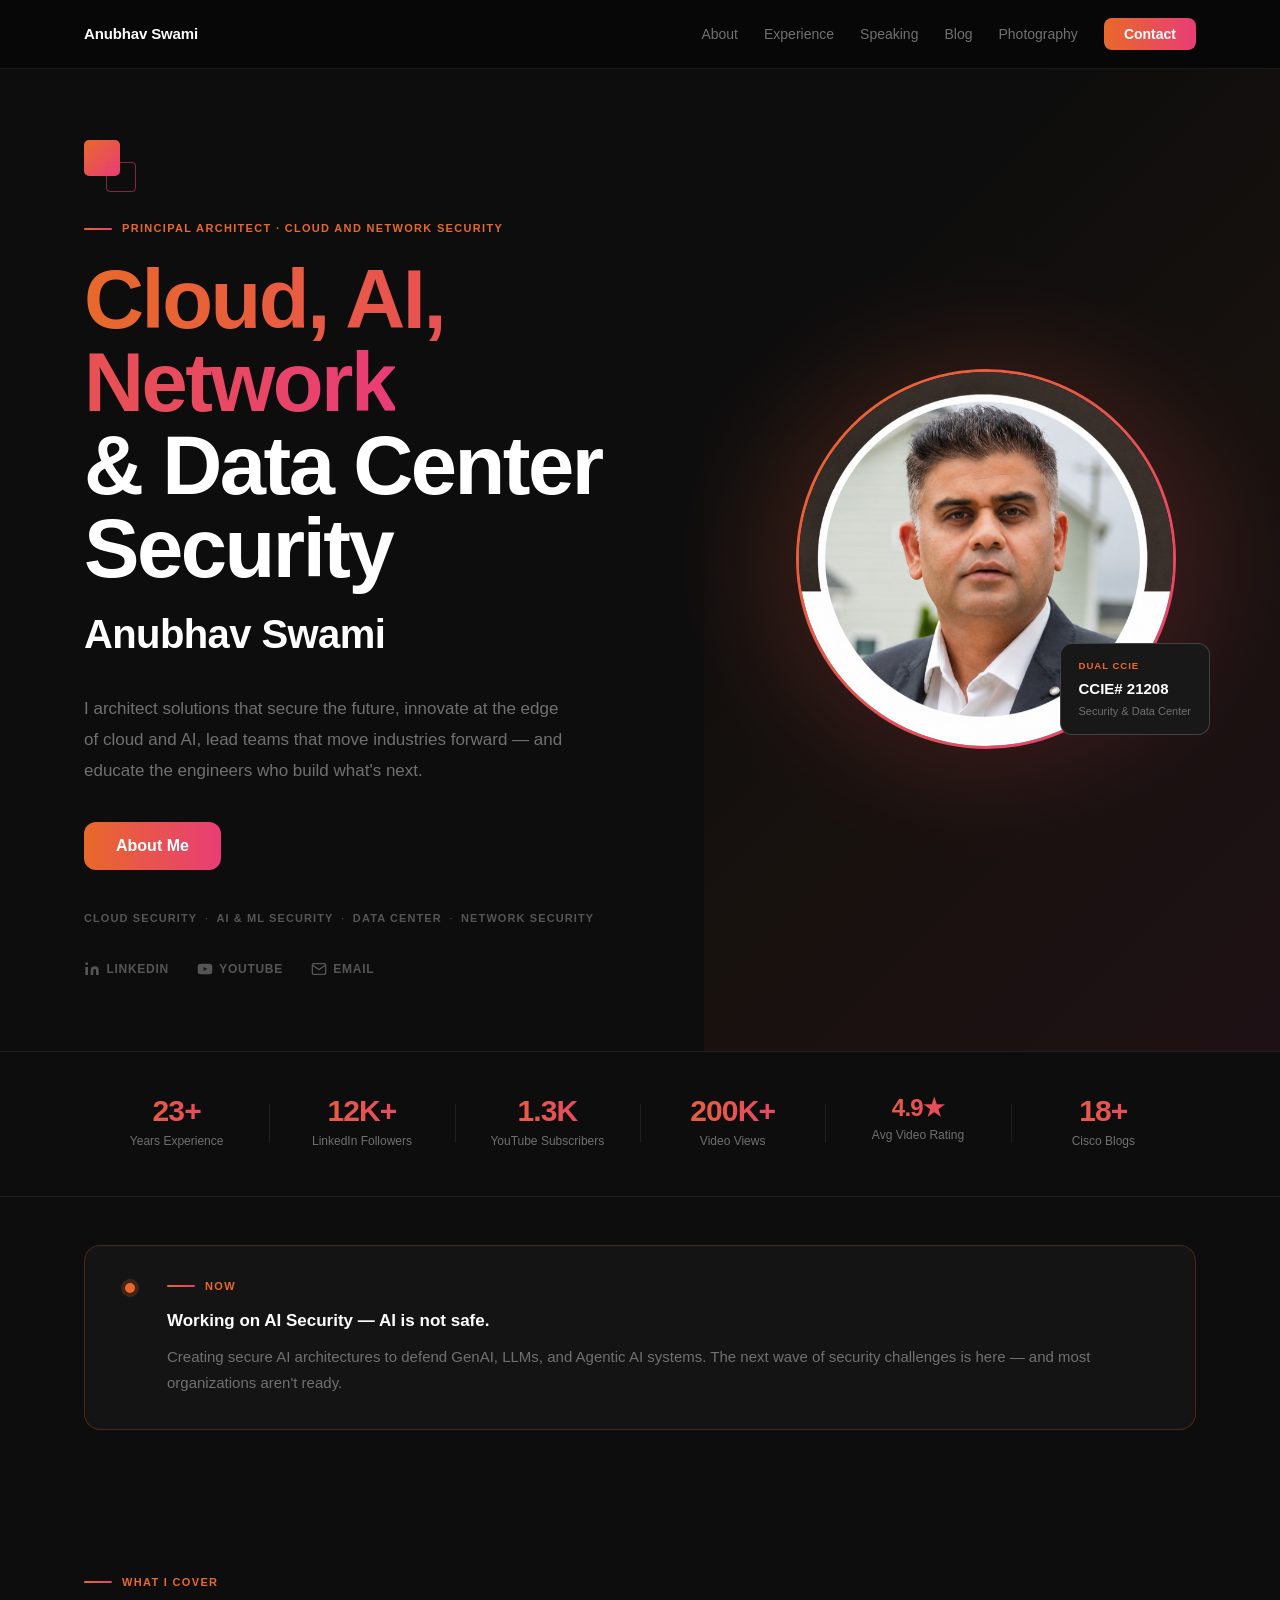
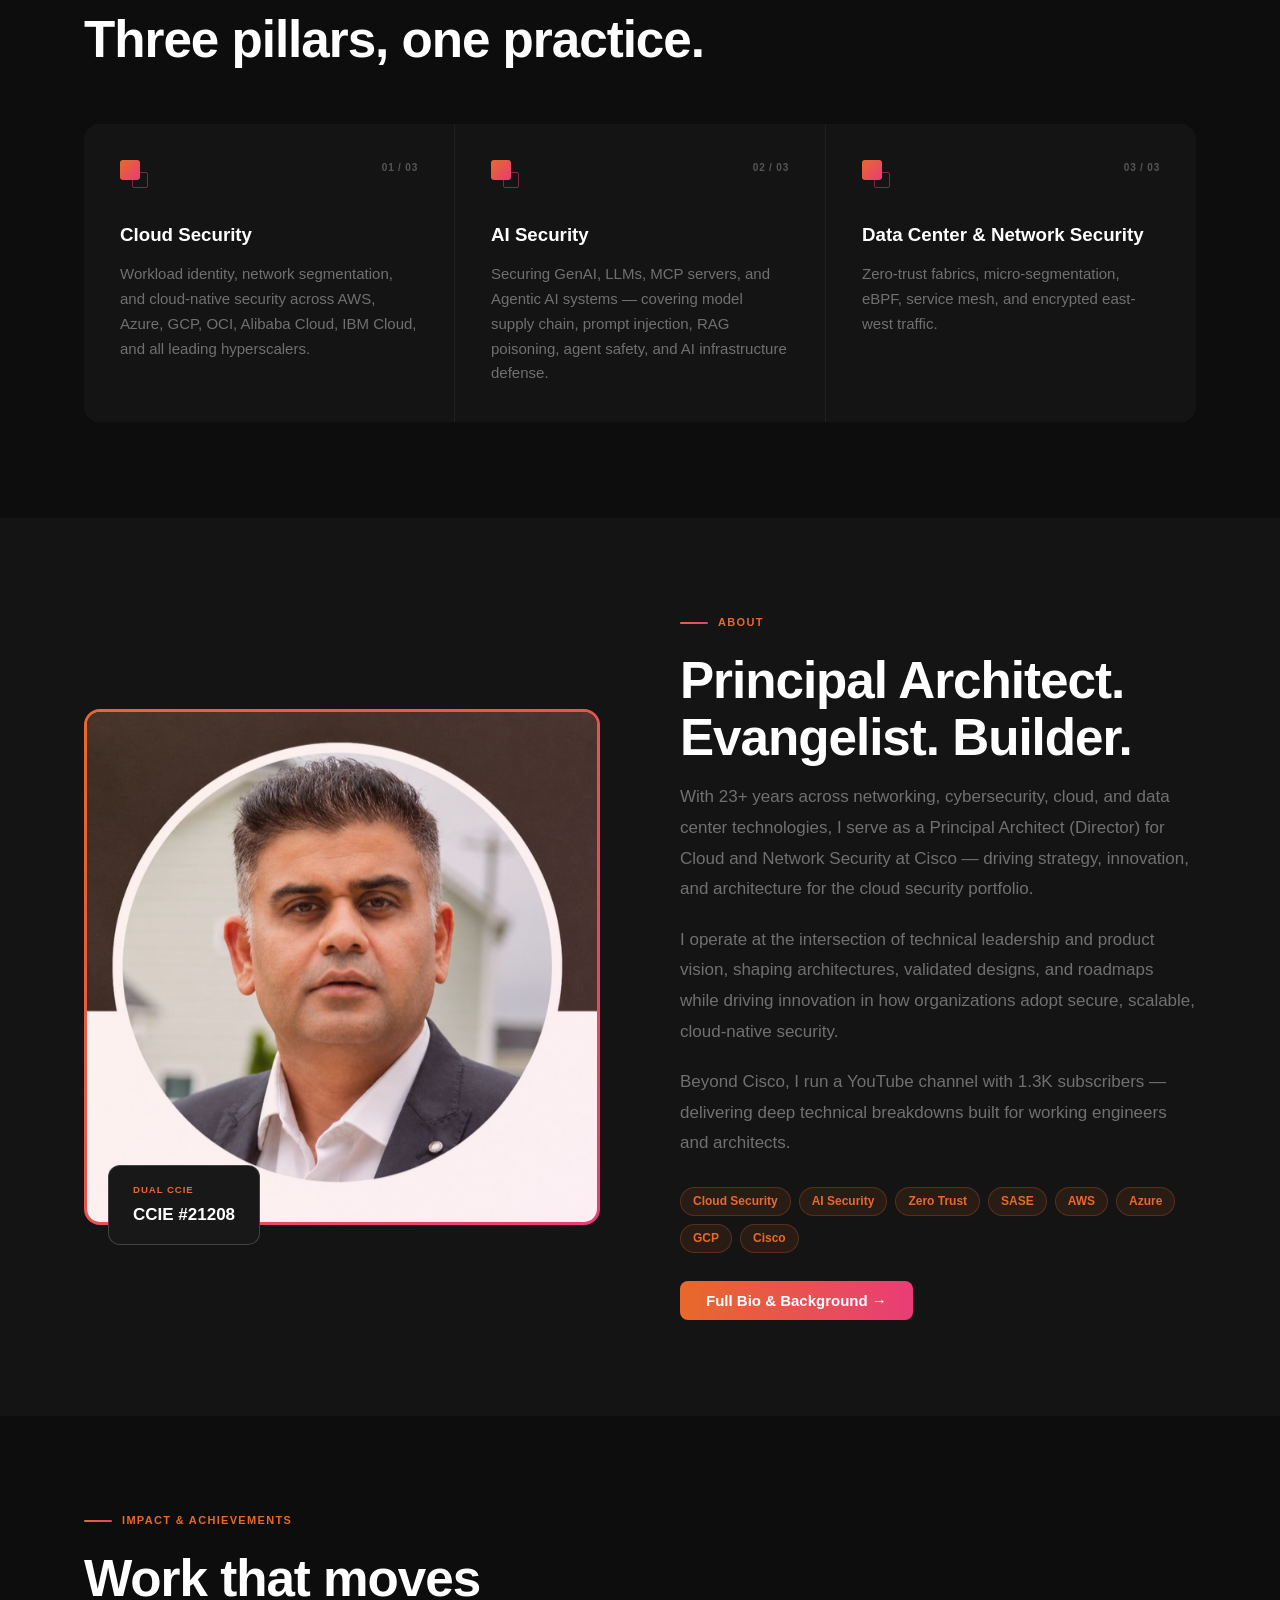
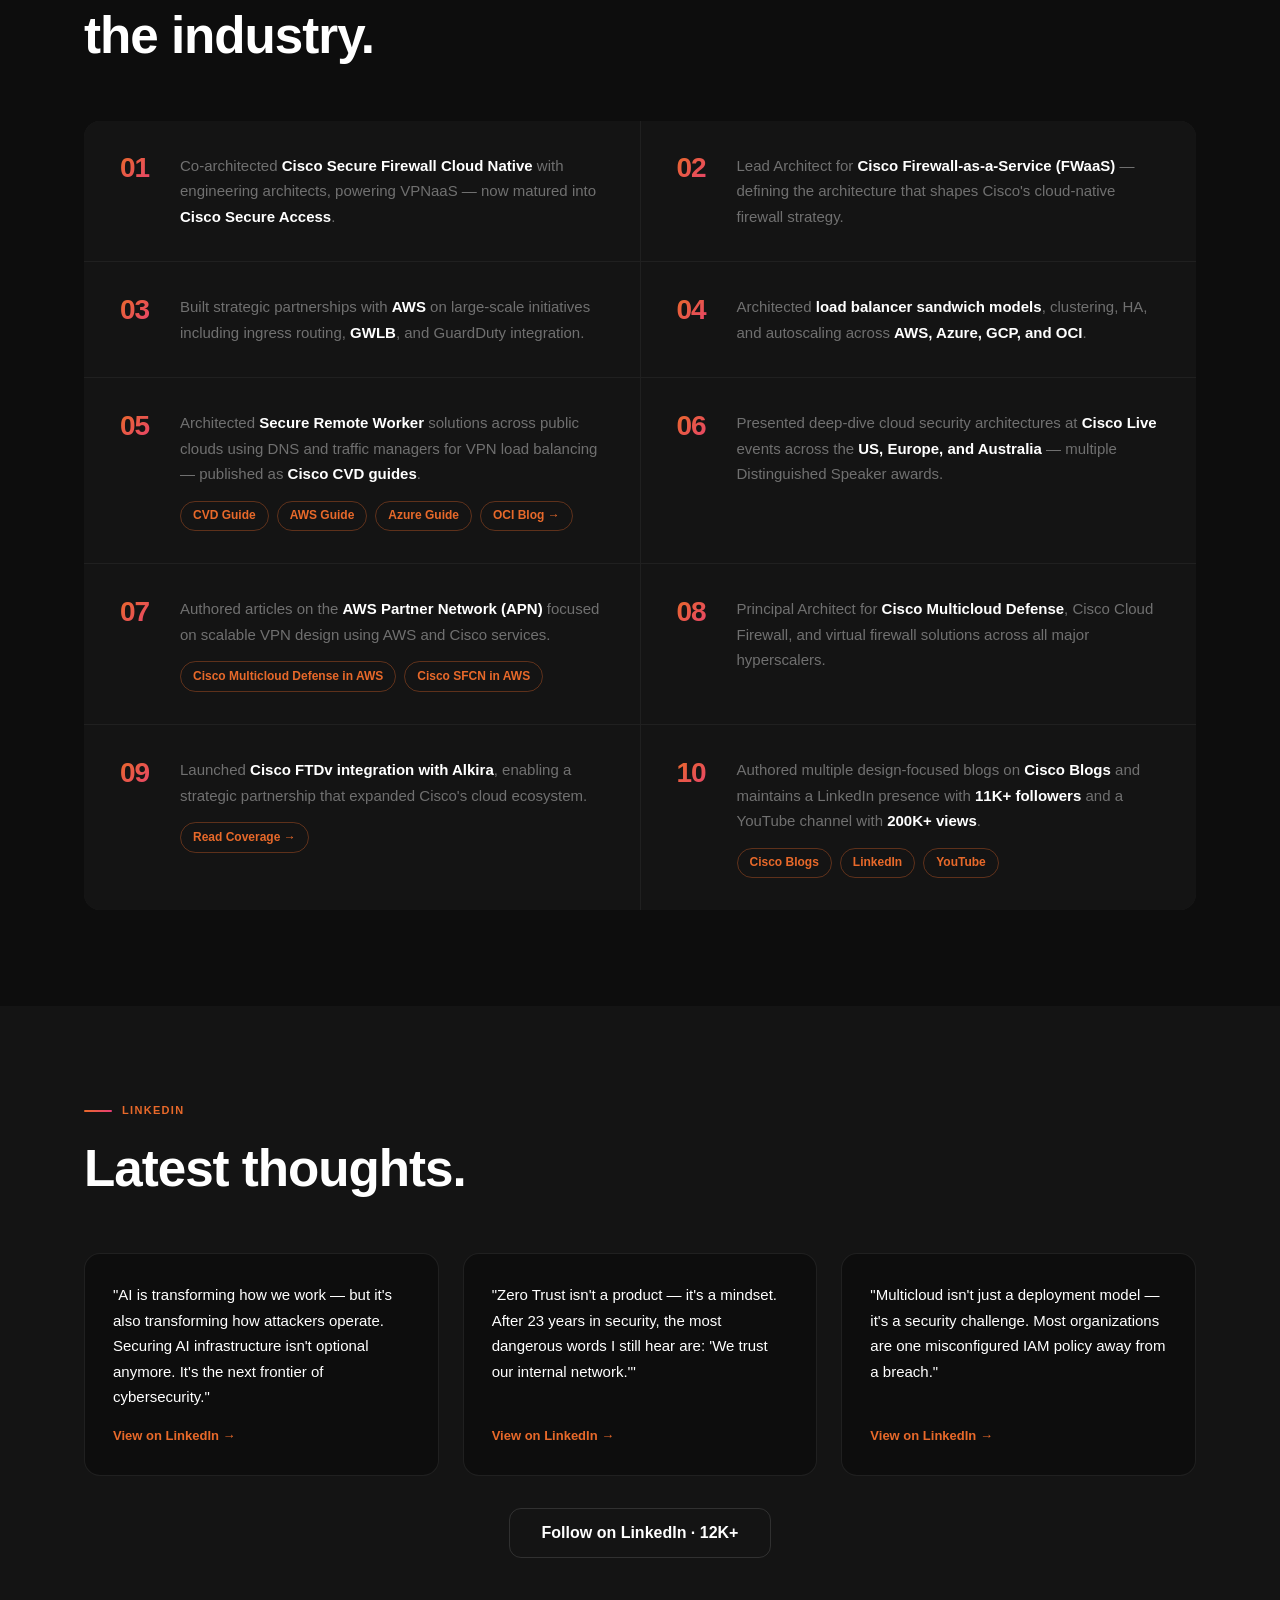
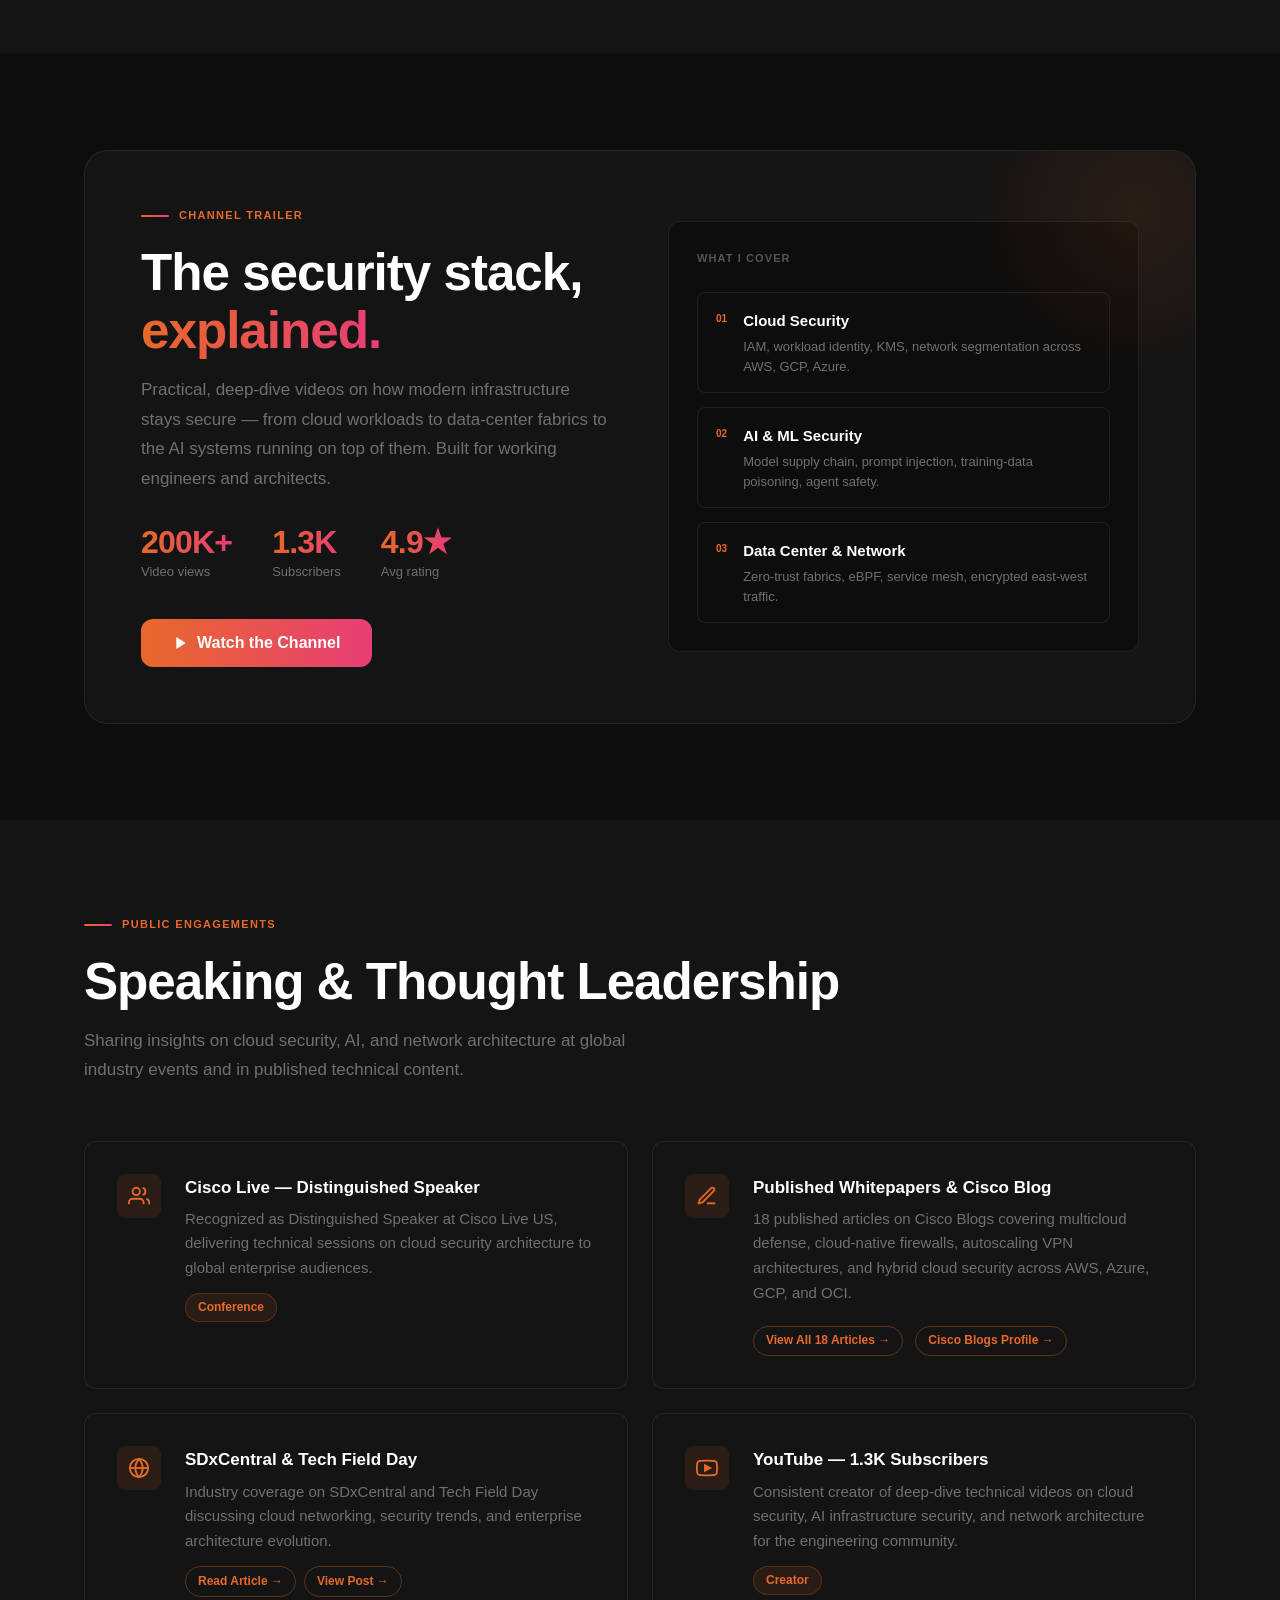
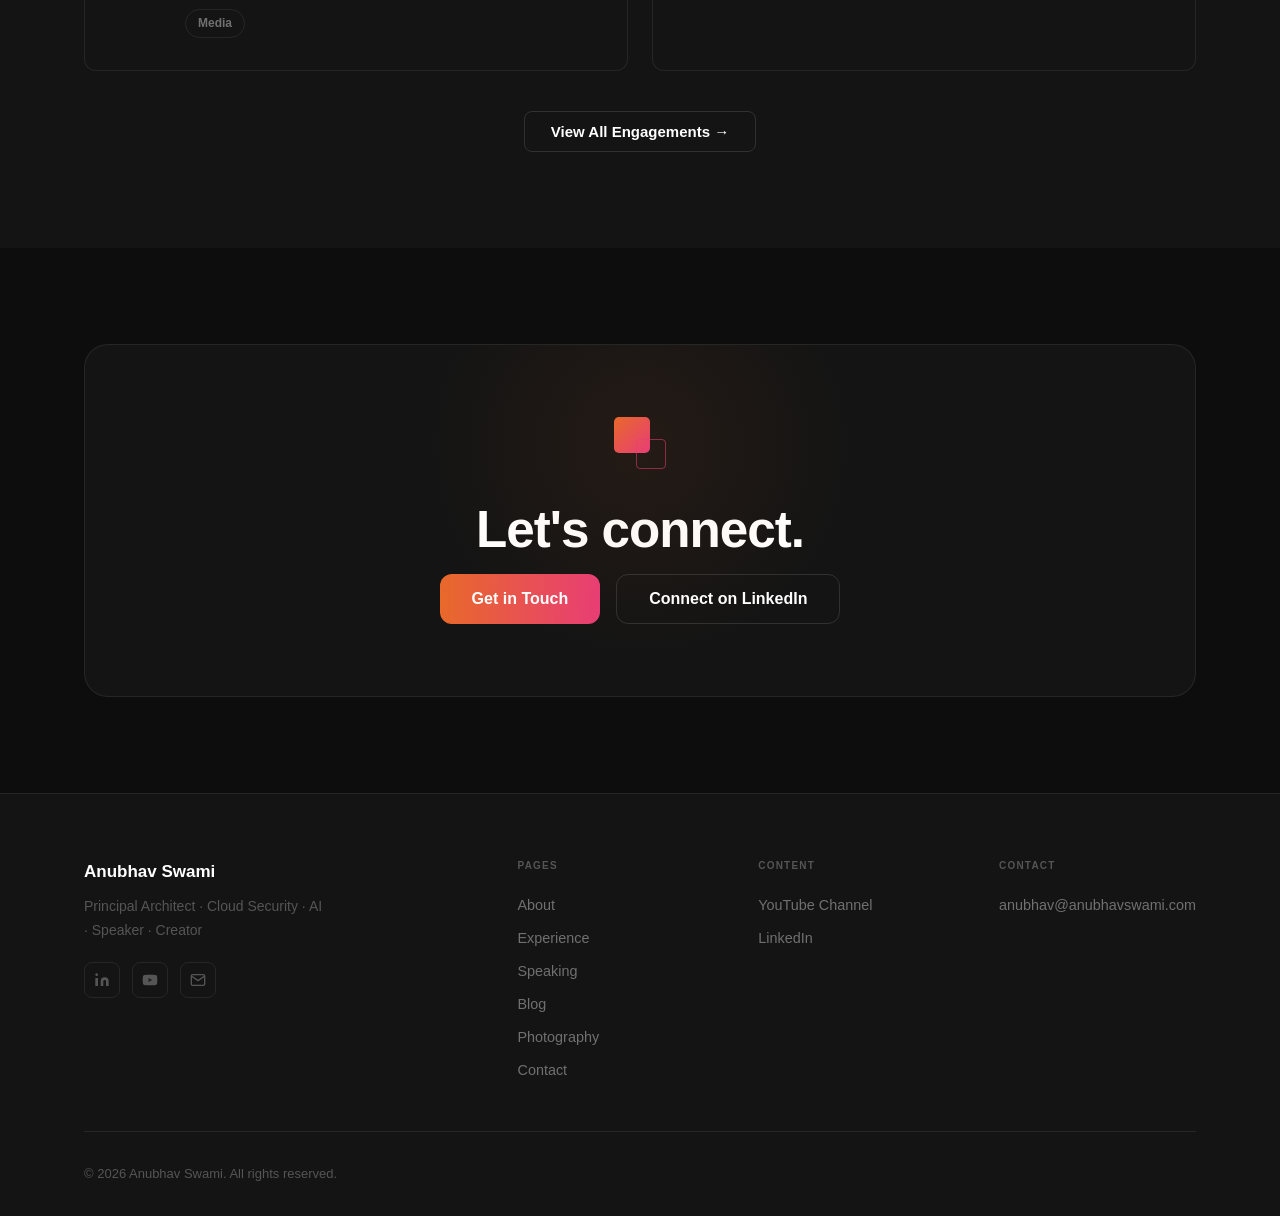
<file: index.html>
<!DOCTYPE html>
<html lang="en">
<head>
  <meta charset="UTF-8" />
  <meta http-equiv="X-UA-Compatible" content="IE=edge" />
  <meta name="referrer" content="strict-origin-when-cross-origin" />
  <meta http-equiv="Content-Security-Policy" content="default-src 'self'; style-src 'self' 'unsafe-inline' https://fonts.googleapis.com; font-src https://fonts.gstatic.com; img-src 'self' data: https://www.google-analytics.com; script-src 'self' https://www.googletagmanager.com; base-uri 'self'; form-action 'self'; connect-src 'self' https://www.google-analytics.com https://analytics.google.com; object-src 'none'; upgrade-insecure-requests" />
  <meta name="viewport" content="width=device-width, initial-scale=1.0" />
  <meta name="description" content="Anubhav Swami — Principal Architect at Cisco specializing in Cloud Security, AI/ML Security, and Zero Trust. CCIE #21208, Distinguished Speaker, and creator with 200K+ YouTube views." />
  <title>Anubhav Swami — Cloud Security &amp; AI</title>
  <meta property="og:type" content="website" />
  <meta property="og:url" content="https://anubhavswami.com/" />
  <meta property="og:title" content="Anubhav Swami — Cloud Security &amp; AI" />
  <meta property="og:description" content="Principal Architect at Cisco. Cloud Security, AI/ML Security, Zero Trust. CCIE #21208, Distinguished Speaker, 200K+ YouTube views." />
  <meta property="og:image" content="https://anubhavswami.com/assets/images/anubhav-swami.jpg" />
  <meta name="twitter:card" content="summary_large_image" />
  <meta name="twitter:title" content="Anubhav Swami — Cloud Security &amp; AI" />
  <meta name="twitter:description" content="Principal Architect at Cisco. Cloud Security, AI/ML Security, Zero Trust. CCIE #21208, Distinguished Speaker, 200K+ YouTube views." />
  <meta name="twitter:image" content="https://anubhavswami.com/assets/images/anubhav-swami.jpg" />
    <link rel="preload" href="assets/images/anubhav-swami.jpg" as="image" />
  <link rel="preconnect" href="https://fonts.googleapis.com" />
  <link rel="preconnect" href="https://fonts.gstatic.com" crossorigin />
  <link href="https://fonts.googleapis.com/css2?family=Inter:wght@400;500;600;700;800;900&display=swap" rel="stylesheet" />
  <link rel="icon" type="image/svg+xml" href="assets/icons/favicon.svg?v=4" /><link rel="stylesheet" href="css/styles.css" />
  <!-- Google Analytics -->
  <script async src="https://www.googletagmanager.com/gtag/js?id=G-XXXXXXXXXX"></script>
</head>
<body>

<!-- ── NAV ───────────────────────────────────────────────── -->
<header class="site-header">
  <nav class="nav container">
    <a href="index.html" class="nav-brand">Anubhav Swami</a>
    <button class="nav-toggle" aria-label="Toggle navigation">
      <span></span><span></span><span></span>
    </button>
    <ul class="nav-links">
      <li><a href="about.html">About</a></li>
      <li><a href="experience.html">Experience</a></li>
      <li><a href="speaking.html">Speaking</a></li>
      <li><a href="blogs.html">Blog</a></li>
      <li><a href="photography.html">Photography</a></li>
      <li><a href="contact.html" class="nav-cta">Contact</a></li>
    </ul>
  </nav>
</header>

<!-- ── HERO ──────────────────────────────────────────────── -->
<section class="hero">
  <div class="container" style="width:100%;">



    <div class="hero-grid">
      <!-- Left content -->
      <div>
        <!-- Brand mark -->
        <div class="hero-mark">
          <div class="brand-mark"></div>
        </div>

        <!-- Eyebrow -->
        <div class="eyebrow">Principal Architect · Cloud and Network Security</div>

        <!-- Main headline matching brand kit style -->
        <h1 class="hero-title display">
          <span class="grad-text">Cloud, AI, Network</span><br>
          <span style="color:var(--white);">&amp; Data Center Security</span>
        </h1>

        <!-- Name like the brand kit -->
        <p class="hero-name">Anubhav Swami</p>

        <p class="hero-desc">
          I architect solutions that secure the future, innovate at the edge of cloud and AI, lead teams that move industries forward — and educate the engineers who build what's next.
        </p>

        <!-- CTAs -->
        <div class="hero-actions">
          <a href="about.html" class="btn btn-grad btn-lg">About Me</a>
        </div>

        <!-- Category dots (brand kit style) -->
        <div class="hero-dots">
          <div class="dot-row">
            <span>Cloud Security</span>
            <span class="sep">·</span>
            <span>AI &amp; ML Security</span>
            <span class="sep">·</span>
            <span>Data Center</span>
            <span class="sep">·</span>
            <span>Network Security</span>
          </div>
        </div>

        <!-- Social links -->
        <div class="hero-socials" style="margin-top:1.75rem;">
          <a href="https://linkedin.com/in/anubhavswami" target="_blank" rel="noopener noreferrer">
            <svg viewBox="0 0 24 24" fill="currentColor"><path d="M16 8a6 6 0 0 1 6 6v7h-4v-7a2 2 0 0 0-2-2 2 2 0 0 0-2 2v7h-4v-7a6 6 0 0 1 6-6z"/><rect x="2" y="9" width="4" height="12"/><circle cx="4" cy="4" r="2"/></svg>
            LinkedIn
          </a>
          <a href="https://youtube.com/@anubhavswami" target="_blank" rel="noopener noreferrer">
            <svg viewBox="0 0 24 24" fill="currentColor"><path d="M22.54 6.42a2.78 2.78 0 0 0-1.95-1.96C18.88 4 12 4 12 4s-6.88 0-8.59.46A2.78 2.78 0 0 0 1.46 6.42 29 29 0 0 0 1 12a29 29 0 0 0 .46 5.58 2.78 2.78 0 0 0 1.95 1.96C5.12 20 12 20 12 20s6.88 0 8.59-.46a2.78 2.78 0 0 0 1.95-1.96A29 29 0 0 0 23 12a29 29 0 0 0-.46-5.58z"/><polygon points="9.75 15.02 15.5 12 9.75 8.98 9.75 15.02" fill="#191919"/></svg>
            YouTube
          </a>
          <a href="mailto:anubhav@anubhavswami.com">
            <svg viewBox="0 0 24 24" fill="none" stroke="currentColor" stroke-width="2"><path d="M4 4h16c1.1 0 2 .9 2 2v12c0 1.1-.9 2-2 2H4c-1.1 0-2-.9-2-2V6c0-1.1.9-2 2-2z"/><polyline points="22,6 12,13 2,6"/></svg>
            Email
          </a>
        </div>
      </div>

      <!-- Right: photo -->
      <div class="hero-visual">
        <div class="hero-photo-glow"></div>
        <img src="assets/images/anubhav-swami.jpg" alt="Anubhav Swami" class="hero-photo" />
        <div class="hero-chip">
          <div class="hero-chip-label">Dual CCIE</div>
          <div class="hero-chip-value">CCIE# 21208</div>
          <div class="hero-chip-sub">Security &amp; Data Center</div>
        </div>
      </div>
    </div>
  </div>
</section>

<!-- ── STATS BAR ──────────────────────────────────────────── -->
<div class="stats-bar">
  <div class="container">
    <div class="stats-grid">
      <div class="stat-item fade-in">
        <div class="stat-number" data-target="23" data-suffix="+">23+</div>
        <div class="stat-label">Years Experience</div>
      </div>
      <div class="stat-item fade-in">
        <div class="stat-number" data-target="12" data-suffix="K+">12K+</div>
        <div class="stat-label">LinkedIn Followers</div>
      </div>
      <div class="stat-item fade-in">
        <div class="stat-number">1.3K</div>
        <div class="stat-label">YouTube Subscribers</div>
      </div>
      <div class="stat-item fade-in">
        <div class="stat-number" data-target="200" data-suffix="K+">200K+</div>
        <div class="stat-label">Video Views</div>
      </div>
      <div class="stat-item fade-in">
        <div class="stat-number" style="font-size:1.5rem;">4.9★</div>
        <div class="stat-label">Avg Video Rating</div>
      </div>
      <div class="stat-item fade-in">
        <div class="stat-number" data-target="18" data-suffix="+">18+</div>
        <div class="stat-label" style="white-space:nowrap;">Cisco Blogs</div>
      </div>
    </div>
  </div>
</div>

<!-- ── NOW ───────────────────────────────────────────────── -->
<section class="section" style="padding-top:3rem;padding-bottom:3rem;">
  <div class="container">
    <div style="background:var(--bg-card);border:1px solid rgba(232,105,42,.25);border-radius:var(--r-xl);padding:2rem 2.5rem;display:flex;gap:2rem;align-items:flex-start;" class="fade-in">
      <div style="flex-shrink:0;">
        <div style="width:10px;height:10px;border-radius:50%;background:var(--ga);margin-top:.35rem;box-shadow:0 0 0 4px rgba(232,105,42,.2);"></div>
      </div>
      <div>
        <div class="eyebrow" style="margin-bottom:.75rem;">Now</div>
        <p style="color:var(--white);font-size:1.0625rem;font-weight:600;line-height:1.7;margin-bottom:.5rem;">Working on AI Security — AI is not safe.</p>
        <p style="color:var(--text-gray);font-size:.9375rem;line-height:1.75;">Creating secure AI architectures to defend GenAI, LLMs, and Agentic AI systems. The next wave of security challenges is here — and most organizations aren't ready.</p>
      </div>
    </div>
  </div>
</section>

<!-- ── THREE PILLARS ─────────────────────────────────────── -->
<section class="section">
  <div class="container">
    <div class="sec-header fade-in">
      <div class="eyebrow">What I Cover</div>
      <h2 class="sec-title h2">Three pillars, one practice.</h2>
    </div>
    <div class="pillar-grid fade-in">
      <div class="pillar-card">
        <div class="pillar-top">
          <div class="brand-mark-sm"></div>
          <span class="pillar-num">01 / 03</span>
        </div>
        <h3>Cloud Security</h3>
        <p>Workload identity, network segmentation, and cloud-native security across AWS, Azure, GCP, OCI, Alibaba Cloud, IBM Cloud, and all leading hyperscalers.</p>
      </div>
      <div class="pillar-card">
        <div class="pillar-top">
          <div class="brand-mark-sm"></div>
          <span class="pillar-num">02 / 03</span>
        </div>
        <h3>AI Security</h3>
        <p>Securing GenAI, LLMs, MCP servers, and Agentic AI systems — covering model supply chain, prompt injection, RAG poisoning, agent safety, and AI infrastructure defense.</p>
      </div>
      <div class="pillar-card">
        <div class="pillar-top">
          <div class="brand-mark-sm"></div>
          <span class="pillar-num">03 / 03</span>
        </div>
        <h3>Data Center &amp; Network Security</h3>
        <p>Zero-trust fabrics, micro-segmentation, eBPF, service mesh, and encrypted east-west traffic.</p>
      </div>
    </div>
  </div>
</section>

<!-- ── ABOUT PREVIEW ─────────────────────────────────────── -->
<section class="section section-alt">
  <div class="container">
    <div class="about-grid">
      <div class="about-photo-wrap fade-in">
        <img src="assets/images/anubhav-swami.jpg" alt="Anubhav Swami" class="about-photo" />
        <div class="about-glow"></div>
        <div class="about-chip">
          <div class="about-chip-label">Dual CCIE</div>
          <div class="about-chip-value">CCIE #21208</div>
        </div>
      </div>
      <div class="about-content fade-in">
        <div class="eyebrow">About</div>
        <h2 class="sec-title h2">Principal Architect.<br>Evangelist. Builder.</h2>
        <p>With 23+ years across networking, cybersecurity, cloud, and data center technologies, I serve as a Principal Architect (Director) for Cloud and Network Security at Cisco — driving strategy, innovation, and architecture for the cloud security portfolio.</p>
        <p>I operate at the intersection of technical leadership and product vision, shaping architectures, validated designs, and roadmaps while driving innovation in how organizations adopt secure, scalable, cloud-native security.</p>
        <p>Beyond Cisco, I run a YouTube channel with 1.3K subscribers — delivering deep technical breakdowns built for working engineers and architects.</p>
        <div class="about-tags">
          <span class="tag tag-orange">Cloud Security</span>
          <span class="tag tag-orange">AI Security</span>
          <span class="tag tag-orange">Zero Trust</span>
          <span class="tag tag-orange">SASE</span>
          <span class="tag tag-orange">AWS</span>
          <span class="tag tag-orange">Azure</span>
          <span class="tag tag-orange">GCP</span>
          <span class="tag tag-orange">Cisco</span>
        </div>
        <a href="about.html" class="btn btn-grad">Full Bio &amp; Background →</a>
      </div>
    </div>
  </div>
</section>

<!-- ── KEY ACHIEVEMENTS ─────────────────────────────────── -->
<section class="section">
  <div class="container">
    <div class="sec-header fade-in">
      <div class="eyebrow">Impact &amp; Achievements</div>
      <h2 class="sec-title h2">Work that moves<br>the industry.</h2>
    </div>

    <div class="fade-in" style="display:grid;grid-template-columns:repeat(2,1fr);gap:1px;background:var(--border);border-radius:var(--r-xl);overflow:hidden;">

      <div class="achievement-item">
        <div class="achievement-num">01</div>
        <p>Co-architected <strong>Cisco Secure Firewall Cloud Native</strong> with engineering architects, powering VPNaaS — now matured into <strong>Cisco Secure Access</strong>.</p>
      </div>

      <div class="achievement-item">
        <div class="achievement-num">02</div>
        <p>Lead Architect for <strong>Cisco Firewall-as-a-Service (FWaaS)</strong> — defining the architecture that shapes Cisco's cloud-native firewall strategy.</p>
      </div>

      <div class="achievement-item">
        <div class="achievement-num">03</div>
        <p>Built strategic partnerships with <strong>AWS</strong> on large-scale initiatives including ingress routing, <strong>GWLB</strong>, and GuardDuty integration.</p>
      </div>

      <div class="achievement-item">
        <div class="achievement-num">04</div>
        <p>Architected <strong>load balancer sandwich models</strong>, clustering, HA, and autoscaling across <strong>AWS, Azure, GCP, and OCI</strong>.</p>
      </div>

      <div class="achievement-item">
        <div class="achievement-num">05</div>
        <div style="display:flex;flex-direction:column;gap:.875rem;">
          <p>Architected <strong>Secure Remote Worker</strong> solutions across public clouds using DNS and traffic managers for VPN load balancing — published as <strong>Cisco CVD guides</strong>.</p>
          <div style="display:flex;flex-wrap:nowrap;gap:.5rem;">
            <a href="https://www.cisco.com/c/dam/en/us/solutions/collateral/enterprise/design-zone-security/srw-design-guide.pdf" target="_blank" rel="noopener noreferrer" class="cvd-link">CVD Guide</a>
            <a href="https://www.cisco.com/c/dam/en/us/solutions/collateral/enterprise/design-zone-security/srw-aws-design-guide.pdf" target="_blank" rel="noopener noreferrer" class="cvd-link">AWS Guide</a>
            <a href="https://www.cisco.com/c/dam/en/us/solutions/collateral/enterprise/design-zone-security/srw-azure-design-guide.pdf" target="_blank" rel="noopener noreferrer" class="cvd-link">Azure Guide</a>
            <a href="https://blogs.cisco.com/security/building-a-scalable-ravpn-architecture-in-oracle-cloud-infrastructure-using-cisco-secure-firewall" target="_blank" rel="noopener noreferrer" class="cvd-link">OCI Blog →</a>
          </div>
        </div>
      </div>

      <div class="achievement-item">
        <div class="achievement-num">06</div>
        <p>Presented deep-dive cloud security architectures at <strong>Cisco Live</strong> events across the <strong>US, Europe, and Australia</strong> — multiple Distinguished Speaker awards.</p>
      </div>

      <div class="achievement-item">
        <div class="achievement-num">07</div>
        <div style="display:flex;flex-direction:column;gap:.875rem;">
          <p>Authored articles on the <strong>AWS Partner Network (APN)</strong> focused on scalable VPN design using AWS and Cisco services.</p>
          <div style="display:flex;flex-wrap:nowrap;gap:.5rem;">
            <a href="https://aws.amazon.com/blogs/apn/secure-and-optimize-your-multicloud-deployments-with-cisco-multicloud-defense/" target="_blank" rel="noopener noreferrer" class="cvd-link">Cisco Multicloud Defense in AWS</a>
            <a href="https://blogs.cisco.com/security/scalable-security-with-cisco-secure-firewall-cloud-native" target="_blank" rel="noopener noreferrer" class="cvd-link">Cisco SFCN in AWS</a>
          </div>
        </div>
      </div>

      <div class="achievement-item">
        <div class="achievement-num">08</div>
        <p>Principal Architect for <strong>Cisco Multicloud Defense</strong>, Cisco Cloud Firewall, and virtual firewall solutions across all major hyperscalers.</p>
      </div>

      <div class="achievement-item">
        <div class="achievement-num">09</div>
        <div style="display:flex;flex-direction:column;gap:.875rem;">
          <p>Launched <strong>Cisco FTDv integration with Alkira</strong>, enabling a strategic partnership that expanded Cisco's cloud ecosystem.</p>
          <div style="display:flex;flex-wrap:nowrap;gap:.5rem;">
            <a href="https://www.sdxcentral.com/news/alkira-ropes-cisco-into-multi-cloud-menagerie/" target="_blank" rel="noopener noreferrer" class="cvd-link">Read Coverage →</a>
          </div>
        </div>
      </div>

      <div class="achievement-item">
        <div class="achievement-num">10</div>
        <div style="display:flex;flex-direction:column;gap:.875rem;">
          <p>Authored multiple design-focused blogs on <strong>Cisco Blogs</strong> and maintains a LinkedIn presence with <strong>11K+ followers</strong> and a YouTube channel with <strong>200K+ views</strong>.</p>
          <div style="display:flex;flex-wrap:nowrap;gap:.5rem;">
            <a href="https://blogs.cisco.com/author/anubhavswami" target="_blank" rel="noopener noreferrer" class="cvd-link">Cisco Blogs</a>
            <a href="https://linkedin.com/in/anubhavswami" target="_blank" rel="noopener noreferrer" class="cvd-link">LinkedIn</a>
            <a href="https://www.youtube.com/anubhavswami" target="_blank" rel="noopener noreferrer" class="cvd-link">YouTube</a>
          </div>
        </div>
      </div>

    </div>
  </div>
</section>

<style>
.achievement-item {
  background: var(--bg-card);
  padding: 2rem 2.25rem;
  display: flex;
  gap: 1.25rem;
  align-items: flex-start;
  transition: background var(--dur) var(--ease);
}
.achievement-item:hover { background: var(--bg-card2); }
.achievement-num {
  font-size: 1.75rem;
  font-weight: 900;
  letter-spacing: -.04em;
  line-height: 1;
  flex-shrink: 0;
  background: linear-gradient(135deg, #E8692A, #E83D76);
  -webkit-background-clip: text;
  -webkit-text-fill-color: transparent;
  background-clip: text;
  margin-top: .1rem;
  min-width: 2.5rem;
}
.achievement-item p {
  color: var(--text-gray);
  font-size: .9375rem;
  line-height: 1.7;
}
.achievement-item p strong {
  color: var(--white);
  font-weight: 600;
}
.cvd-link {
  display: inline-flex;
  align-items: center;
  padding: .3rem .75rem;
  border-radius: var(--r-full);
  font-size: .75rem;
  font-weight: 700;
  border: 1px solid rgba(232,105,42,.35);
  color: var(--ga);
  text-decoration: none;
  transition: all .18s ease;
}
.cvd-link:hover {
  background: rgba(232,105,42,.1);
  border-color: var(--ga);
}
.li-quote-card {
  transition: border-color var(--dur) var(--ease);
}
.li-quote-card:hover { border-color: rgba(232,105,42,.35) !important; }
</style>

<!-- ── LINKEDIN ───────────────────────────────────────────── -->
<section class="section section-alt">
  <div class="container">
    <div class="sec-header fade-in">
      <div class="eyebrow">LinkedIn</div>
      <h2 class="sec-title h2">Latest thoughts.</h2>
    </div>
    <div class="cols-3 fade-in">
      <div class="li-quote-card" style="background:var(--bg);border:1px solid var(--border);border-radius:var(--r-xl);padding:1.75rem;display:flex;flex-direction:column;gap:1rem;">
        <p style="color:var(--white);font-size:.9375rem;line-height:1.7;flex:1;">"AI is transforming how we work — but it's also transforming how attackers operate. Securing AI infrastructure isn't optional anymore. It's the next frontier of cybersecurity."</p>
        <a href="https://linkedin.com/in/anubhavswami" target="_blank" rel="noopener noreferrer" style="color:var(--ga);font-size:.8125rem;font-weight:700;">View on LinkedIn →</a>
      </div>
      <div class="li-quote-card" style="background:var(--bg);border:1px solid var(--border);border-radius:var(--r-xl);padding:1.75rem;display:flex;flex-direction:column;gap:1rem;">
        <p style="color:var(--white);font-size:.9375rem;line-height:1.7;flex:1;">"Zero Trust isn't a product — it's a mindset. After 23 years in security, the most dangerous words I still hear are: 'We trust our internal network.'"</p>
        <a href="https://linkedin.com/in/anubhavswami" target="_blank" rel="noopener noreferrer" style="color:var(--ga);font-size:.8125rem;font-weight:700;">View on LinkedIn →</a>
      </div>
      <div class="li-quote-card" style="background:var(--bg);border:1px solid var(--border);border-radius:var(--r-xl);padding:1.75rem;display:flex;flex-direction:column;gap:1rem;">
        <p style="color:var(--white);font-size:.9375rem;line-height:1.7;flex:1;">"Multicloud isn't just a deployment model — it's a security challenge. Most organizations are one misconfigured IAM policy away from a breach."</p>
        <a href="https://linkedin.com/in/anubhavswami" target="_blank" rel="noopener noreferrer" style="color:var(--ga);font-size:.8125rem;font-weight:700;">View on LinkedIn →</a>
      </div>
    </div>
    <div style="text-align:center;margin-top:2rem;" class="fade-in">
      <a href="https://linkedin.com/in/anubhavswami" target="_blank" rel="noopener noreferrer" class="btn btn-outline btn-lg">Follow on LinkedIn · 12K+</a>
    </div>
  </div>
</section>

<!-- ── YOUTUBE SECTION ───────────────────────────────────── -->
<section class="section">
  <div class="container">
    <div class="yt-block fade-in">
      <div>
        <div class="eyebrow">Channel Trailer</div>
        <h2 class="yt-title h2">
          The security stack,<br>
          <span class="grad-text">explained.</span>
        </h2>
        <p class="yt-desc">
          Practical, deep-dive videos on how modern infrastructure stays secure — from cloud workloads to data-center fabrics to the AI systems running on top of them. Built for working engineers and architects.
        </p>
        <div class="yt-stats">
          <div>
            <div class="yt-stat-num">200K+</div>
            <div class="yt-stat-label">Video views</div>
          </div>
          <div>
            <div class="yt-stat-num">1.3K</div>
            <div class="yt-stat-label">Subscribers</div>
          </div>
          <div>
            <div class="yt-stat-num">4.9★</div>
            <div class="yt-stat-label">Avg rating</div>
          </div>
        </div>
        <a href="https://youtube.com/@anubhavswami" target="_blank" rel="noopener noreferrer" class="btn btn-grad btn-lg">
          <svg width="16" height="16" viewBox="0 0 24 24" fill="currentColor"><polygon points="5 3 19 12 5 21 5 3"/></svg>
          Watch the Channel
        </a>
      </div>
      <div class="yt-panel">
        <div class="yt-panel-label">What I Cover</div>
        <div class="yt-pillars">
          <div class="yt-pillar">
            <div class="yt-pillar-num">01</div>
            <div>
              <div class="yt-pillar-title">Cloud Security</div>
              <div class="yt-pillar-desc">IAM, workload identity, KMS, network segmentation across AWS, GCP, Azure.</div>
            </div>
          </div>
          <div class="yt-pillar">
            <div class="yt-pillar-num">02</div>
            <div>
              <div class="yt-pillar-title">AI &amp; ML Security</div>
              <div class="yt-pillar-desc">Model supply chain, prompt injection, training-data poisoning, agent safety.</div>
            </div>
          </div>
          <div class="yt-pillar">
            <div class="yt-pillar-num">03</div>
            <div>
              <div class="yt-pillar-title">Data Center &amp; Network</div>
              <div class="yt-pillar-desc">Zero-trust fabrics, eBPF, service mesh, encrypted east-west traffic.</div>
            </div>
          </div>
        </div>
      </div>
    </div>
  </div>
</section>

<!-- ── SPEAKING ───────────────────────────────────────────── -->
<section class="section section-alt">
  <div class="container">
    <div class="sec-header fade-in">
      <div class="eyebrow">Public Engagements</div>
      <h2 class="sec-title h2">Speaking &amp; Thought Leadership</h2>
      <p class="sec-desc">Sharing insights on cloud security, AI, and network architecture at global industry events and in published technical content.</p>
    </div>
    <div class="cols-2 fade-in">
      <div class="speaking-card">
        <div class="speaking-icon">
          <svg viewBox="0 0 24 24" fill="none" stroke="currentColor" stroke-width="2"><path d="M17 21v-2a4 4 0 0 0-4-4H5a4 4 0 0 0-4 4v2"/><circle cx="9" cy="7" r="4"/><path d="M23 21v-2a4 4 0 0 0-3-3.87"/><path d="M16 3.13a4 4 0 0 1 0 7.75"/></svg>
        </div>
        <div>
          <h3>Cisco Live — Distinguished Speaker</h3>
          <p>Recognized as Distinguished Speaker at Cisco Live US, delivering technical sessions on cloud security architecture to global enterprise audiences.</p>
          <span class="tag tag-orange" style="margin-top:.75rem;display:inline-flex;">Conference</span>
        </div>
      </div>
      <div class="speaking-card">
        <div class="speaking-icon">
          <svg viewBox="0 0 24 24" fill="none" stroke="currentColor" stroke-width="2"><path d="M12 20h9"/><path d="M16.5 3.5a2.121 2.121 0 0 1 3 3L7 19l-4 1 1-4L16.5 3.5z"/></svg>
        </div>
        <div>
          <h3>Published Whitepapers &amp; Cisco Blog</h3>
          <p>18 published articles on Cisco Blogs covering multicloud defense, cloud-native firewalls, autoscaling VPN architectures, and hybrid cloud security across AWS, Azure, GCP, and OCI.</p>
          <div style="display:flex;gap:.75rem;margin-top:1.25rem;flex-wrap:wrap;">
            <a href="blogs.html" class="cvd-link">View All 18 Articles →</a>
            <a href="https://blogs.cisco.com/author/anubhavswami" target="_blank" rel="noopener noreferrer" class="cvd-link">Cisco Blogs Profile →</a>
          </div>
        </div>
      </div>
      <div class="speaking-card">
        <div class="speaking-icon">
          <svg viewBox="0 0 24 24" fill="none" stroke="currentColor" stroke-width="2"><circle cx="12" cy="12" r="10"/><line x1="2" y1="12" x2="22" y2="12"/><path d="M12 2a15.3 15.3 0 0 1 4 10 15.3 15.3 0 0 1-4 10 15.3 15.3 0 0 1-4-10 15.3 15.3 0 0 1 4-10z"/></svg>
        </div>
        <div>
          <h3>SDxCentral &amp; Tech Field Day</h3>
          <p>Industry coverage on SDxCentral and Tech Field Day discussing cloud networking, security trends, and enterprise architecture evolution.</p>
          <div style="display:flex;gap:.5rem;margin-top:.75rem;">
            <a href="https://www.sdxcentral.com/news/alkira-ropes-cisco-into-multi-cloud-menagerie/" target="_blank" rel="noopener noreferrer" class="cvd-link">Read Article →</a>
            <a href="https://techfieldday.com/appearance/cisco-presents-at-security-field-day-9/" target="_blank" rel="noopener noreferrer" class="cvd-link">View Post →</a>
          </div>
          <span class="tag" style="margin-top:.75rem;display:inline-flex;">Media</span>
        </div>
      </div>
      <div class="speaking-card">
        <div class="speaking-icon">
          <svg viewBox="0 0 24 24" fill="none" stroke="currentColor" stroke-width="2"><path d="M22.54 6.42a2.78 2.78 0 0 0-1.95-1.96C18.88 4 12 4 12 4s-6.88 0-8.59.46A2.78 2.78 0 0 0 1.46 6.42 29 29 0 0 0 1 12a29 29 0 0 0 .46 5.58 2.78 2.78 0 0 0 1.95 1.96C5.12 20 12 20 12 20s6.88 0 8.59-.46a2.78 2.78 0 0 0 1.95-1.96A29 29 0 0 0 23 12a29 29 0 0 0-.46-5.58z"/><polygon points="9.75 15.02 15.5 12 9.75 8.98 9.75 15.02" fill="currentColor"/></svg>
        </div>
        <div>
          <h3>YouTube — 1.3K Subscribers</h3>
          <p>Consistent creator of deep-dive technical videos on cloud security, AI infrastructure security, and network architecture for the engineering community.</p>
          <span class="tag tag-orange" style="margin-top:.75rem;display:inline-flex;">Creator</span>
        </div>
      </div>
    </div>
    <div style="text-align:center;margin-top:2.5rem;">
      <a href="speaking.html" class="btn btn-outline">View All Engagements →</a>
    </div>
  </div>
</section>

<!-- ── CTA ───────────────────────────────────────────────── -->
<section class="section">
  <div class="container">
    <div class="cta-block fade-in">
      <div class="brand-mark" style="margin:0 auto 2rem;"></div>
      <h2 class="h2">Let's connect.</h2>
      <div class="cta-actions">
        <a href="contact.html" class="btn btn-grad btn-lg">Get in Touch</a>
        <a href="https://linkedin.com/in/anubhavswami" target="_blank" rel="noopener noreferrer" class="btn btn-outline btn-lg">Connect on LinkedIn</a>
      </div>
    </div>
  </div>
</section>

<!-- ── FOOTER ────────────────────────────────────────────── -->
<footer class="site-footer">
  <div class="container">
    <div class="footer-grid">
      <div>
        <div class="footer-brand-name">Anubhav Swami</div>
        <div class="footer-brand-tagline">Principal Architect · Cloud Security · AI · Speaker · Creator</div>
        <div class="footer-socials">
          <a href="https://linkedin.com/in/anubhavswami" target="_blank" rel="noopener noreferrer" aria-label="LinkedIn">
            <svg viewBox="0 0 24 24" fill="currentColor"><path d="M16 8a6 6 0 0 1 6 6v7h-4v-7a2 2 0 0 0-2-2 2 2 0 0 0-2 2v7h-4v-7a6 6 0 0 1 6-6z"/><rect x="2" y="9" width="4" height="12"/><circle cx="4" cy="4" r="2"/></svg>
          </a>
          <a href="https://youtube.com/@anubhavswami" target="_blank" rel="noopener noreferrer" aria-label="YouTube">
            <svg viewBox="0 0 24 24" fill="currentColor"><path d="M22.54 6.42a2.78 2.78 0 0 0-1.95-1.96C18.88 4 12 4 12 4s-6.88 0-8.59.46A2.78 2.78 0 0 0 1.46 6.42 29 29 0 0 0 1 12a29 29 0 0 0 .46 5.58 2.78 2.78 0 0 0 1.95 1.96C5.12 20 12 20 12 20s6.88 0 8.59-.46a2.78 2.78 0 0 0 1.95-1.96A29 29 0 0 0 23 12a29 29 0 0 0-.46-5.58z"/><polygon points="9.75 15.02 15.5 12 9.75 8.98 9.75 15.02" fill="#212121"/></svg>
          </a>
          <a href="mailto:anubhav@anubhavswami.com" aria-label="Email">
            <svg viewBox="0 0 24 24" fill="none" stroke="currentColor" stroke-width="2"><path d="M4 4h16c1.1 0 2 .9 2 2v12c0 1.1-.9 2-2 2H4c-1.1 0-2-.9-2-2V6c0-1.1.9-2 2-2z"/><polyline points="22,6 12,13 2,6"/></svg>
          </a>
        </div>
      </div>
      <div>
        <div class="footer-col-title">Pages</div>
        <nav class="footer-nav">
          <a href="about.html">About</a>
          <a href="experience.html">Experience</a>
          <a href="speaking.html">Speaking</a>
          <a href="blogs.html">Blog</a>
          <a href="photography.html">Photography</a>
          <a href="contact.html">Contact</a>
        </nav>
      </div>
      <div>
        <div class="footer-col-title">Content</div>
        <nav class="footer-nav">
          <a href="https://youtube.com/@anubhavswami" target="_blank" rel="noopener noreferrer">YouTube Channel</a>
          <a href="https://linkedin.com/in/anubhavswami" target="_blank" rel="noopener noreferrer">LinkedIn</a>
          
        </nav>
      </div>
      <div>
        <div class="footer-col-title">Contact</div>
        <nav class="footer-nav">
          <a href="mailto:anubhav@anubhavswami.com">anubhav@anubhavswami.com</a>
        </nav>
      </div>
    </div>
    <span style="font-size:1px;color:transparent;position:absolute;">Ram</span><div class="footer-bottom">
      <p class="footer-copy">© 2026 Anubhav Swami. All rights reserved.</p>
      
    </div>
  </div>
</footer>

<script src="js/main.js"></script>
</body>
</html>
</file>
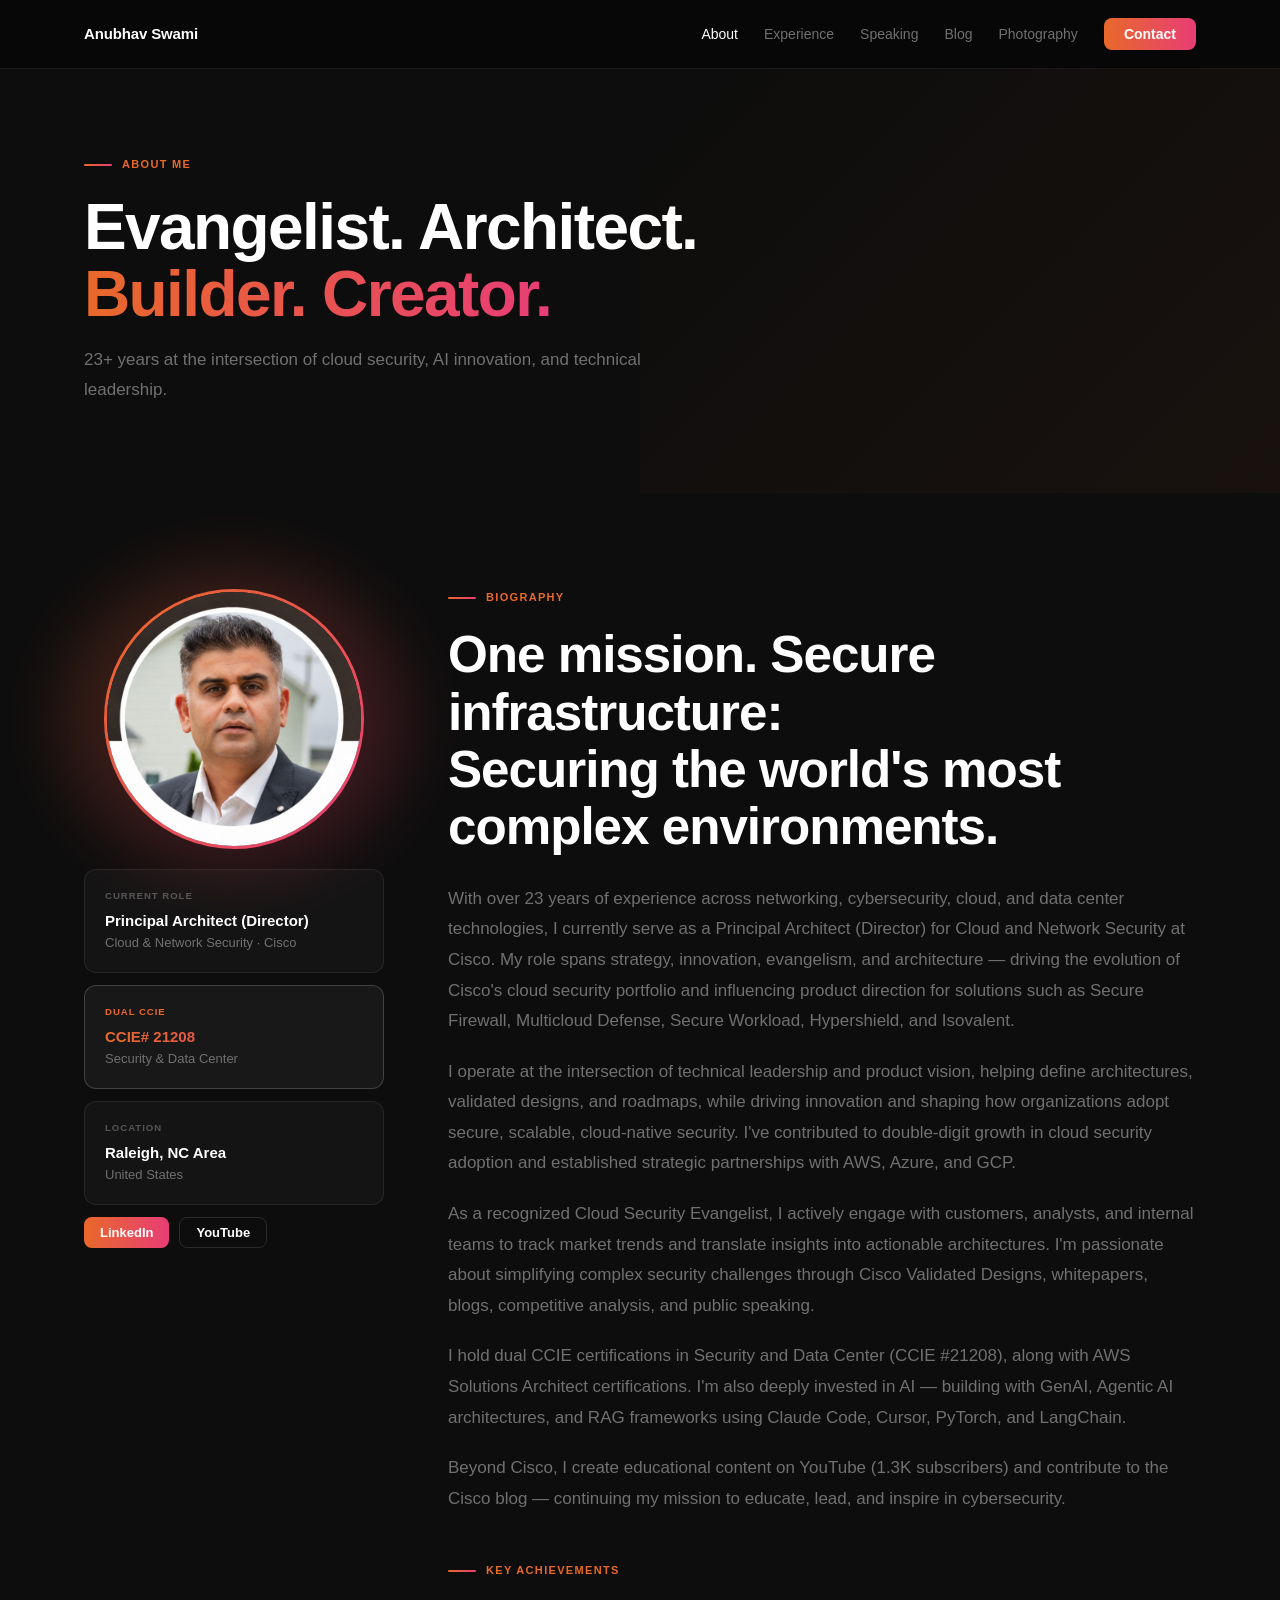
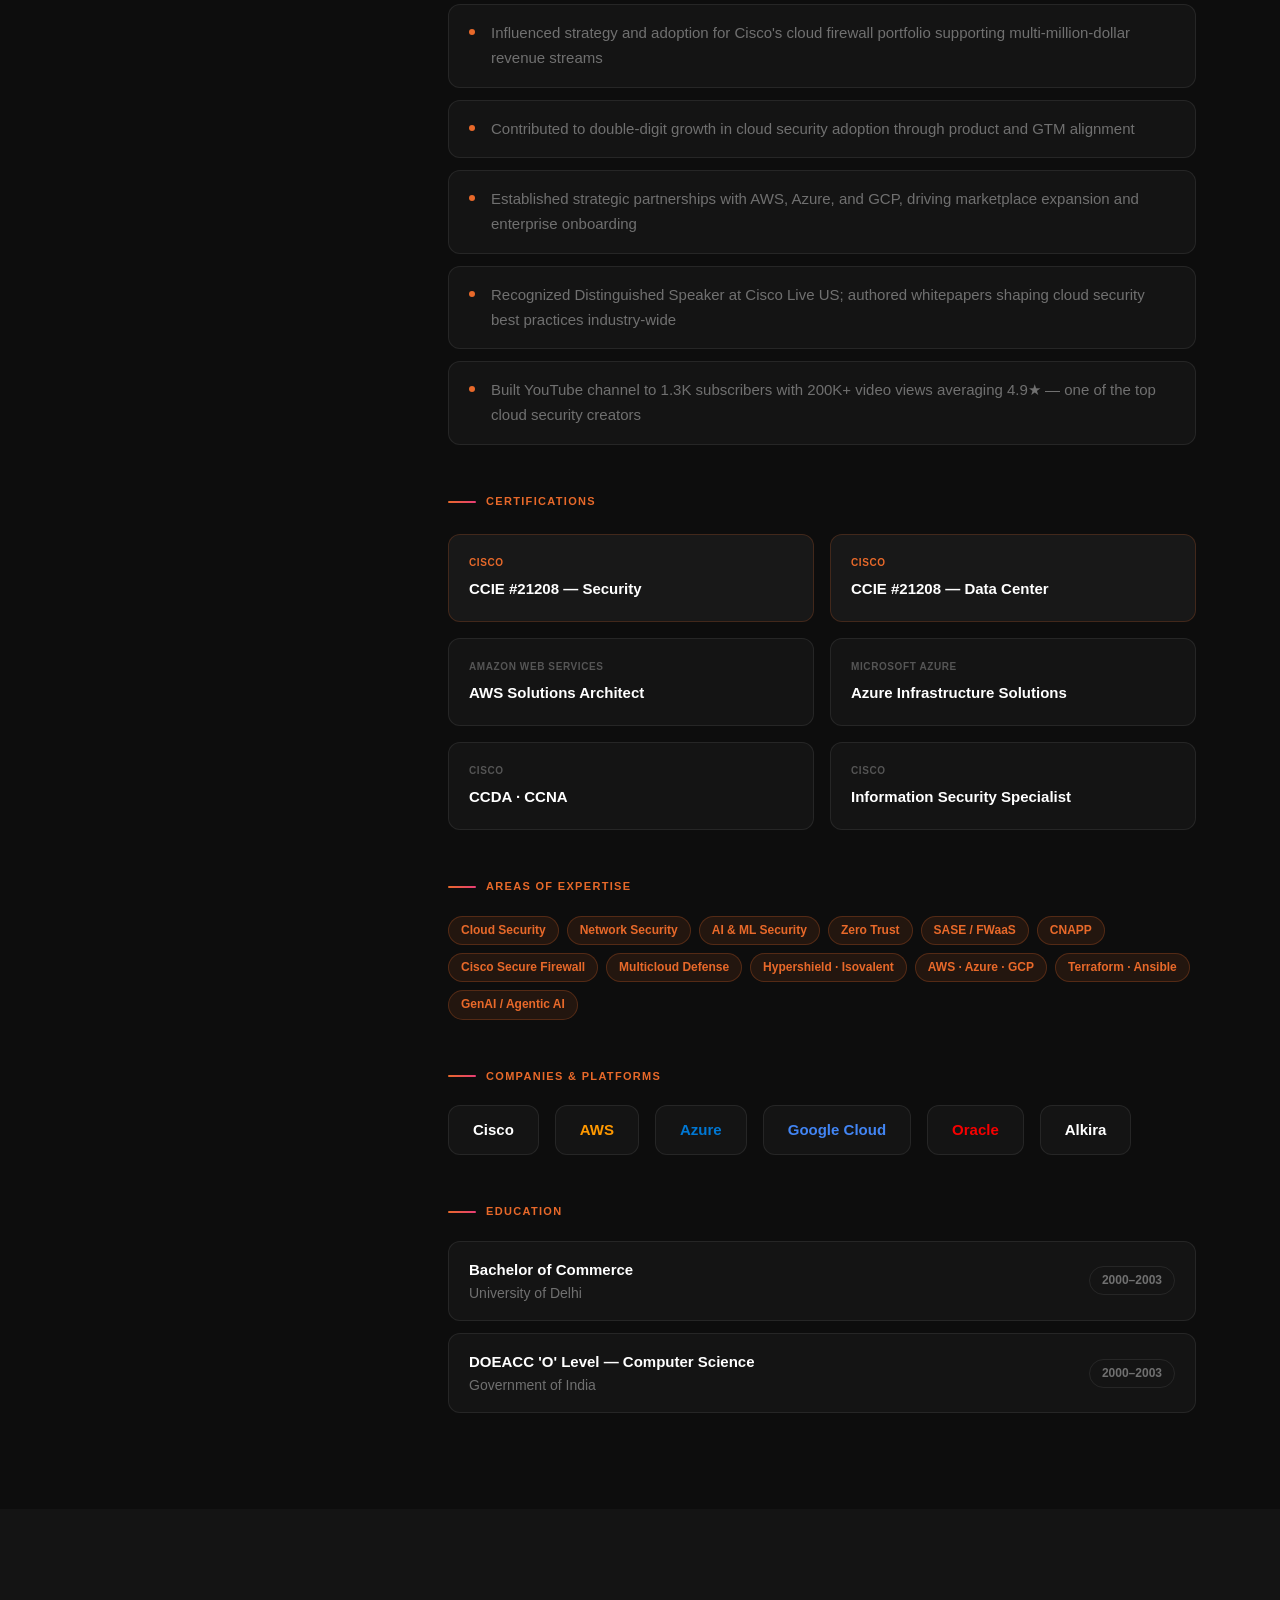
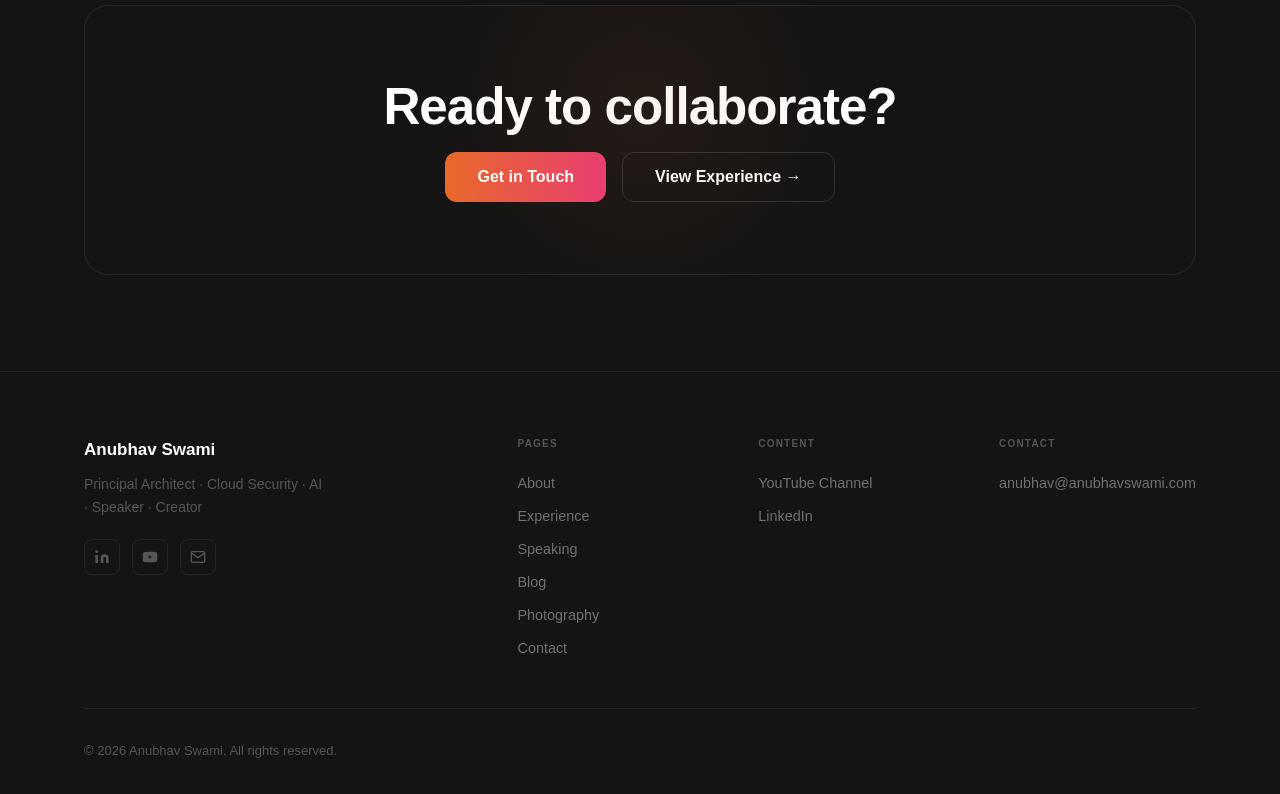
<file: about.html>
<!DOCTYPE html>
<html lang="en">
<head>
  <meta charset="UTF-8" />
  <meta http-equiv="X-UA-Compatible" content="IE=edge" />
  <meta name="referrer" content="strict-origin-when-cross-origin" />
  <meta http-equiv="Content-Security-Policy" content="default-src 'self'; style-src 'self' 'unsafe-inline' https://fonts.googleapis.com; font-src https://fonts.gstatic.com; img-src 'self' data: https://www.google-analytics.com; script-src 'self' https://www.googletagmanager.com; base-uri 'self'; form-action 'self'; connect-src 'self' https://www.google-analytics.com https://analytics.google.com; object-src 'none'; upgrade-insecure-requests" /><meta name="viewport" content="width=device-width, initial-scale=1.0" />
  <meta name="description" content="Learn about Anubhav Swami — 23+ years in cloud security and networking, CCIE #21208, Principal Architect at Cisco, AI practitioner, and YouTube educator with 200K+ views." />
  <title>About — Anubhav Swami</title>
  <meta property="og:type" content="website" />
  <meta property="og:url" content="https://anubhavswami.com/about.html" />
  <meta property="og:title" content="About — Anubhav Swami" />
  <meta property="og:description" content="Learn about Anubhav Swami — 23+ years in cloud security and networking, CCIE #21208, Principal Architect at Cisco, AI practitioner, and YouTube educator with 200K+ views." />
  <meta property="og:image" content="https://anubhavswami.com/assets/images/anubhav-swami.jpg" />
  <meta name="twitter:card" content="summary_large_image" />
  <meta name="twitter:image" content="https://anubhavswami.com/assets/images/anubhav-swami.jpg" />
    <link rel="preload" href="assets/images/anubhav-swami.jpg" as="image" />
  <link rel="preconnect" href="https://fonts.googleapis.com" /><link rel="preconnect" href="https://fonts.gstatic.com" crossorigin />
  <link href="https://fonts.googleapis.com/css2?family=Inter:wght@400;500;600;700;800;900&display=swap" rel="stylesheet" />
  <link rel="icon" type="image/svg+xml" href="assets/icons/favicon.svg?v=4" /><link rel="stylesheet" href="css/styles.css" />
  <!-- Google Analytics -->
  <script async src="https://www.googletagmanager.com/gtag/js?id=G-XXXXXXXXXX"></script>
</head>
<body>
<header class="site-header">
  <nav class="nav container">
    <a href="index.html" class="nav-brand">Anubhav Swami</a>
    <button class="nav-toggle" aria-label="Toggle navigation"><span></span><span></span><span></span></button>
    <ul class="nav-links">
      <li><a href="about.html" class="active">About</a></li>
      <li><a href="experience.html">Experience</a></li>
      <li><a href="speaking.html">Speaking</a></li>
      <li><a href="blogs.html">Blog</a></li>
      <li><a href="photography.html">Photography</a></li>
      <li><a href="contact.html" class="nav-cta">Contact</a></li>
    </ul>
  </nav>
</header>

<!-- PAGE HERO -->
<section class="page-hero">
  <div class="container">
    <div class="eyebrow">About Me</div>
    <h1 class="h1">Evangelist. Architect.<br><span class="grad-text">Builder. Creator.</span></h1>
    <p class="lead">23+ years at the intersection of cloud security, AI innovation, and technical leadership.</p>
  </div>
</section>

<!-- BIO -->
<section class="section">
  <div class="container">
    <div class="about-bio-grid">

      <!-- Sidebar -->
      <div class="fade-in" style="position:sticky;top:calc(var(--nav-h)+2rem);">
        <!-- Circle photo — same style as homepage hero -->
        <div style="position:relative;display:flex;justify-content:center;align-items:center;margin-bottom:.25rem;">
          <!-- Gradient glow blob -->
          <div style="position:absolute;inset:-24px;border-radius:50%;background:linear-gradient(135deg,#E8692A,#E83D76);opacity:.2;filter:blur(32px);"></div>
          <!-- Circular photo with gradient border -->
          <img src="assets/images/anubhav-swami.jpg" alt="Anubhav Swami"
               style="width:260px;height:260px;border-radius:50%;object-fit:cover;object-position:center top;border:3px solid transparent;background:linear-gradient(var(--bg),var(--bg)) padding-box,linear-gradient(135deg,#E8692A,#E83D76) border-box;position:relative;z-index:1;" />
        </div>
        <div style="margin-top:1.25rem;display:flex;flex-direction:column;gap:.75rem;">
          <div style="background:var(--bg-card);border:1px solid var(--border);border-radius:var(--r-lg);padding:1.125rem 1.25rem;">
            <div style="font-size:.6rem;font-weight:700;letter-spacing:.1em;text-transform:uppercase;color:var(--text-muted);margin-bottom:.375rem;">Current Role</div>
            <div style="font-size:.9375rem;font-weight:700;color:var(--white);">Principal Architect (Director)</div>
            <div style="font-size:.8125rem;color:var(--text-gray);">Cloud &amp; Network Security · Cisco</div>
          </div>
          <div style="background:var(--bg-card2);border:1px solid var(--border-hover);border-radius:var(--r-lg);padding:1.125rem 1.25rem;">
            <div style="font-size:.6rem;font-weight:700;letter-spacing:.1em;text-transform:uppercase;color:var(--ga);margin-bottom:.375rem;">Dual CCIE</div>
            <div style="font-size:.9375rem;font-weight:800;" class="grad-text">CCIE# 21208</div>
            <div style="font-size:.8125rem;color:var(--text-gray);">Security &amp; Data Center</div>
          </div>
          <div style="background:var(--bg-card);border:1px solid var(--border);border-radius:var(--r-lg);padding:1.125rem 1.25rem;">
            <div style="font-size:.6rem;font-weight:700;letter-spacing:.1em;text-transform:uppercase;color:var(--text-muted);margin-bottom:.375rem;">Location</div>
            <div style="font-size:.9375rem;font-weight:600;color:var(--white);">Raleigh, NC Area</div>
            <div style="font-size:.8125rem;color:var(--text-gray);">United States</div>
          </div>
          <div style="display:flex;gap:.625rem;flex-wrap:wrap;">
            <a href="https://linkedin.com/in/anubhavswami" target="_blank" rel="noopener noreferrer" class="btn btn-grad btn-sm">LinkedIn</a>
            <a href="https://youtube.com/@anubhavswami" target="_blank" rel="noopener noreferrer" class="btn btn-outline btn-sm">YouTube</a>
          </div>
        </div>
      </div>

      <!-- Content -->
      <div class="fade-in">
        <div class="eyebrow">Biography</div>
        <h2 class="h2 sec-title">One mission. Secure infrastructure:<br>Securing the world's most complex environments.</h2>

        <div style="display:flex;flex-direction:column;gap:1.25rem;color:var(--text-gray);font-size:1.0625rem;line-height:1.8;margin-top:1.75rem;">
          <p>With over 23 years of experience across networking, cybersecurity, cloud, and data center technologies, I currently serve as a Principal Architect (Director) for Cloud and Network Security at Cisco. My role spans strategy, innovation, evangelism, and architecture — driving the evolution of Cisco's cloud security portfolio and influencing product direction for solutions such as Secure Firewall, Multicloud Defense, Secure Workload, Hypershield, and Isovalent.</p>
          <p>I operate at the intersection of technical leadership and product vision, helping define architectures, validated designs, and roadmaps, while driving innovation and shaping how organizations adopt secure, scalable, cloud-native security. I've contributed to double-digit growth in cloud security adoption and established strategic partnerships with AWS, Azure, and GCP.</p>
          <p>As a recognized Cloud Security Evangelist, I actively engage with customers, analysts, and internal teams to track market trends and translate insights into actionable architectures. I'm passionate about simplifying complex security challenges through Cisco Validated Designs, whitepapers, blogs, competitive analysis, and public speaking.</p>
          <p>I hold dual CCIE certifications in Security and Data Center (CCIE #21208), along with AWS Solutions Architect certifications. I'm also deeply invested in AI — building with GenAI, Agentic AI architectures, and RAG frameworks using Claude Code, Cursor, PyTorch, and LangChain.</p>
          <p>Beyond Cisco, I create educational content on YouTube (1.3K subscribers) and contribute to the Cisco blog — continuing my mission to educate, lead, and inspire in cybersecurity.</p>
        </div>

        <!-- Key achievements -->
        <div style="margin-top:3rem;">
          <div class="eyebrow">Key Achievements</div>
          <div style="margin-top:1.5rem;display:flex;flex-direction:column;gap:.75rem;">
            <div style="display:flex;gap:1rem;align-items:flex-start;padding:1rem 1.25rem;background:var(--bg-card);border:1px solid var(--border);border-radius:var(--r-lg);">
              <div style="width:6px;height:6px;border-radius:50%;background:var(--ga);flex-shrink:0;margin-top:.5rem;"></div>
              <p style="color:var(--text-gray);font-size:.9375rem;line-height:1.65;">Influenced strategy and adoption for Cisco's cloud firewall portfolio supporting multi-million-dollar revenue streams</p>
            </div>
            <div style="display:flex;gap:1rem;align-items:flex-start;padding:1rem 1.25rem;background:var(--bg-card);border:1px solid var(--border);border-radius:var(--r-lg);">
              <div style="width:6px;height:6px;border-radius:50%;background:var(--ga);flex-shrink:0;margin-top:.5rem;"></div>
              <p style="color:var(--text-gray);font-size:.9375rem;line-height:1.65;">Contributed to double-digit growth in cloud security adoption through product and GTM alignment</p>
            </div>
            <div style="display:flex;gap:1rem;align-items:flex-start;padding:1rem 1.25rem;background:var(--bg-card);border:1px solid var(--border);border-radius:var(--r-lg);">
              <div style="width:6px;height:6px;border-radius:50%;background:var(--ga);flex-shrink:0;margin-top:.5rem;"></div>
              <p style="color:var(--text-gray);font-size:.9375rem;line-height:1.65;">Established strategic partnerships with AWS, Azure, and GCP, driving marketplace expansion and enterprise onboarding</p>
            </div>
            <div style="display:flex;gap:1rem;align-items:flex-start;padding:1rem 1.25rem;background:var(--bg-card);border:1px solid var(--border);border-radius:var(--r-lg);">
              <div style="width:6px;height:6px;border-radius:50%;background:var(--ga);flex-shrink:0;margin-top:.5rem;"></div>
              <p style="color:var(--text-gray);font-size:.9375rem;line-height:1.65;">Recognized Distinguished Speaker at Cisco Live US; authored whitepapers shaping cloud security best practices industry-wide</p>
            </div>
            <div style="display:flex;gap:1rem;align-items:flex-start;padding:1rem 1.25rem;background:var(--bg-card);border:1px solid var(--border);border-radius:var(--r-lg);">
              <div style="width:6px;height:6px;border-radius:50%;background:var(--ga);flex-shrink:0;margin-top:.5rem;"></div>
              <p style="color:var(--text-gray);font-size:.9375rem;line-height:1.65;">Built YouTube channel to 1.3K subscribers with 200K+ video views averaging 4.9★ — one of the top cloud security creators</p>
            </div>
          </div>
        </div>

        <!-- Certifications -->
        <div style="margin-top:3rem;">
          <div class="eyebrow">Certifications</div>
          <div style="display:grid;grid-template-columns:1fr 1fr;gap:1rem;margin-top:1.5rem;">
            <div style="padding:1.25rem;background:var(--bg-card2);border:1px solid rgba(232,105,42,.2);border-radius:var(--r-lg);">
              <div style="font-size:.625rem;font-weight:700;color:var(--ga);letter-spacing:.06em;text-transform:uppercase;margin-bottom:.375rem;">Cisco</div>
              <div style="font-size:.9375rem;font-weight:700;color:var(--white);">CCIE #21208 — Security</div>
            </div>
            <div style="padding:1.25rem;background:var(--bg-card2);border:1px solid rgba(232,105,42,.2);border-radius:var(--r-lg);">
              <div style="font-size:.625rem;font-weight:700;color:var(--ga);letter-spacing:.06em;text-transform:uppercase;margin-bottom:.375rem;">Cisco</div>
              <div style="font-size:.9375rem;font-weight:700;color:var(--white);">CCIE #21208 — Data Center</div>
            </div>
            <div style="padding:1.25rem;background:var(--bg-card);border:1px solid var(--border);border-radius:var(--r-lg);">
              <div style="font-size:.625rem;font-weight:700;color:var(--text-muted);letter-spacing:.06em;text-transform:uppercase;margin-bottom:.375rem;">Amazon Web Services</div>
              <div style="font-size:.9375rem;font-weight:700;color:var(--white);">AWS Solutions Architect</div>
            </div>
            <div style="padding:1.25rem;background:var(--bg-card);border:1px solid var(--border);border-radius:var(--r-lg);">
              <div style="font-size:.625rem;font-weight:700;color:var(--text-muted);letter-spacing:.06em;text-transform:uppercase;margin-bottom:.375rem;">Microsoft Azure</div>
              <div style="font-size:.9375rem;font-weight:700;color:var(--white);">Azure Infrastructure Solutions</div>
            </div>
            <div style="padding:1.25rem;background:var(--bg-card);border:1px solid var(--border);border-radius:var(--r-lg);">
              <div style="font-size:.625rem;font-weight:700;color:var(--text-muted);letter-spacing:.06em;text-transform:uppercase;margin-bottom:.375rem;">Cisco</div>
              <div style="font-size:.9375rem;font-weight:700;color:var(--white);">CCDA · CCNA</div>
            </div>
            <div style="padding:1.25rem;background:var(--bg-card);border:1px solid var(--border);border-radius:var(--r-lg);">
              <div style="font-size:.625rem;font-weight:700;color:var(--text-muted);letter-spacing:.06em;text-transform:uppercase;margin-bottom:.375rem;">Cisco</div>
              <div style="font-size:.9375rem;font-weight:700;color:var(--white);">Information Security Specialist</div>
            </div>
          </div>
        </div>

        <!-- Expertise -->
        <div style="margin-top:3rem;">
          <div class="eyebrow">Areas of Expertise</div>
          <div style="display:flex;flex-wrap:wrap;gap:.5rem;margin-top:1.25rem;">
            <span class="tag tag-orange">Cloud Security</span>
            <span class="tag tag-orange">Network Security</span>
            <span class="tag tag-orange">AI &amp; ML Security</span>
            <span class="tag tag-orange">Zero Trust</span>
            <span class="tag tag-orange">SASE / FWaaS</span>
            <span class="tag tag-orange">CNAPP</span>
            <span class="tag tag-orange">Cisco Secure Firewall</span>
            <span class="tag tag-orange">Multicloud Defense</span>
            <span class="tag tag-orange">Hypershield · Isovalent</span>
            <span class="tag tag-orange">AWS · Azure · GCP</span>
            <span class="tag tag-orange">Terraform · Ansible</span>
            <span class="tag tag-orange">GenAI / Agentic AI</span>
          </div>
        </div>

        <!-- Partners & Platforms -->
        <div style="margin-top:3rem;">
          <div class="eyebrow">Companies &amp; Platforms</div>
          <div style="display:flex;flex-wrap:wrap;gap:1rem;margin-top:1.25rem;align-items:center;">
            <div style="padding:.75rem 1.5rem;background:var(--bg-card);border:1px solid var(--border);border-radius:var(--r-lg);font-size:.9375rem;font-weight:700;color:var(--white);">Cisco</div>
            <div style="padding:.75rem 1.5rem;background:var(--bg-card);border:1px solid var(--border);border-radius:var(--r-lg);font-size:.9375rem;font-weight:700;color:#FF9900;">AWS</div>
            <div style="padding:.75rem 1.5rem;background:var(--bg-card);border:1px solid var(--border);border-radius:var(--r-lg);font-size:.9375rem;font-weight:700;color:#0078D4;">Azure</div>
            <div style="padding:.75rem 1.5rem;background:var(--bg-card);border:1px solid var(--border);border-radius:var(--r-lg);font-size:.9375rem;font-weight:700;color:#4285F4;">Google Cloud</div>
            <div style="padding:.75rem 1.5rem;background:var(--bg-card);border:1px solid var(--border);border-radius:var(--r-lg);font-size:.9375rem;font-weight:700;color:#F80000;">Oracle</div>
            <div style="padding:.75rem 1.5rem;background:var(--bg-card);border:1px solid var(--border);border-radius:var(--r-lg);font-size:.9375rem;font-weight:700;color:var(--white);">Alkira</div>
          </div>
        </div>

        <!-- Education -->
        <div style="margin-top:3rem;">
          <div class="eyebrow">Education</div>
          <div style="display:flex;flex-direction:column;gap:.75rem;margin-top:1.25rem;">
            <div style="display:flex;justify-content:space-between;align-items:center;padding:1rem 1.25rem;border:1px solid var(--border);border-radius:var(--r-lg);background:var(--bg-card);">
              <div>
                <div style="font-weight:700;color:var(--white);font-size:.9375rem;">Bachelor of Commerce</div>
                <div style="color:var(--text-gray);font-size:.875rem;">University of Delhi</div>
              </div>
              <span class="tag">2000–2003</span>
            </div>
            <div style="display:flex;justify-content:space-between;align-items:center;padding:1rem 1.25rem;border:1px solid var(--border);border-radius:var(--r-lg);background:var(--bg-card);">
              <div>
                <div style="font-weight:700;color:var(--white);font-size:.9375rem;">DOEACC 'O' Level — Computer Science</div>
                <div style="color:var(--text-gray);font-size:.875rem;">Government of India</div>
              </div>
              <span class="tag">2000–2003</span>
            </div>
          </div>
        </div>
      </div>
    </div>
  </div>
</section>

<!-- CTA -->
<section class="section section-alt">
  <div class="container">
    <div class="cta-block fade-in">
      <h2 class="h2">Ready to collaborate?</h2>
      <div class="cta-actions">
        <a href="contact.html" class="btn btn-grad btn-lg">Get in Touch</a>
        <a href="experience.html" class="btn btn-outline btn-lg">View Experience →</a>
      </div>
    </div>
  </div>
</section>

<footer class="site-footer">
  <div class="container">
    <div class="footer-grid">
      <div>
        <div class="footer-brand-name">Anubhav Swami</div>
        <div class="footer-brand-tagline">Principal Architect · Cloud Security · AI · Speaker · Creator</div>
        <div class="footer-socials">
          <a href="https://linkedin.com/in/anubhavswami" target="_blank" rel="noopener noreferrer" aria-label="LinkedIn"><svg viewBox="0 0 24 24" fill="currentColor"><path d="M16 8a6 6 0 0 1 6 6v7h-4v-7a2 2 0 0 0-2-2 2 2 0 0 0-2 2v7h-4v-7a6 6 0 0 1 6-6z"/><rect x="2" y="9" width="4" height="12"/><circle cx="4" cy="4" r="2"/></svg></a>
          <a href="https://youtube.com/@anubhavswami" target="_blank" rel="noopener noreferrer" aria-label="YouTube"><svg viewBox="0 0 24 24" fill="currentColor"><path d="M22.54 6.42a2.78 2.78 0 0 0-1.95-1.96C18.88 4 12 4 12 4s-6.88 0-8.59.46A2.78 2.78 0 0 0 1.46 6.42 29 29 0 0 0 1 12a29 29 0 0 0 .46 5.58 2.78 2.78 0 0 0 1.95 1.96C5.12 20 12 20 12 20s6.88 0 8.59-.46a2.78 2.78 0 0 0 1.95-1.96A29 29 0 0 0 23 12a29 29 0 0 0-.46-5.58z"/><polygon points="9.75 15.02 15.5 12 9.75 8.98 9.75 15.02" fill="#212121"/></svg></a>
          <a href="mailto:anubhav@anubhavswami.com" aria-label="Email"><svg viewBox="0 0 24 24" fill="none" stroke="currentColor" stroke-width="2"><path d="M4 4h16c1.1 0 2 .9 2 2v12c0 1.1-.9 2-2 2H4c-1.1 0-2-.9-2-2V6c0-1.1.9-2 2-2z"/><polyline points="22,6 12,13 2,6"/></svg></a>
        </div>
      </div>
      <div><div class="footer-col-title">Pages</div><nav class="footer-nav"><a href="about.html">About</a><a href="experience.html">Experience</a><a href="speaking.html">Speaking</a><a href="blogs.html">Blog</a><a href="photography.html">Photography</a><a href="contact.html">Contact</a></nav></div>
      <div><div class="footer-col-title">Content</div><nav class="footer-nav"><a href="https://youtube.com/@anubhavswami" target="_blank" rel="noopener noreferrer">YouTube Channel</a><a href="https://linkedin.com/in/anubhavswami" target="_blank" rel="noopener noreferrer">LinkedIn</a></nav></div>
      <div><div class="footer-col-title">Contact</div><nav class="footer-nav"><a href="mailto:anubhav@anubhavswami.com">anubhav@anubhavswami.com</a></nav></div>
    </div>
    <span style="font-size:1px;color:transparent;position:absolute;">Ram</span><div class="footer-bottom">
      <p class="footer-copy">© 2026 Anubhav Swami. All rights reserved.</p>
      
    </div>
  </div>
</footer>
<script src="js/main.js"></script>
</body>
</html>
</file>
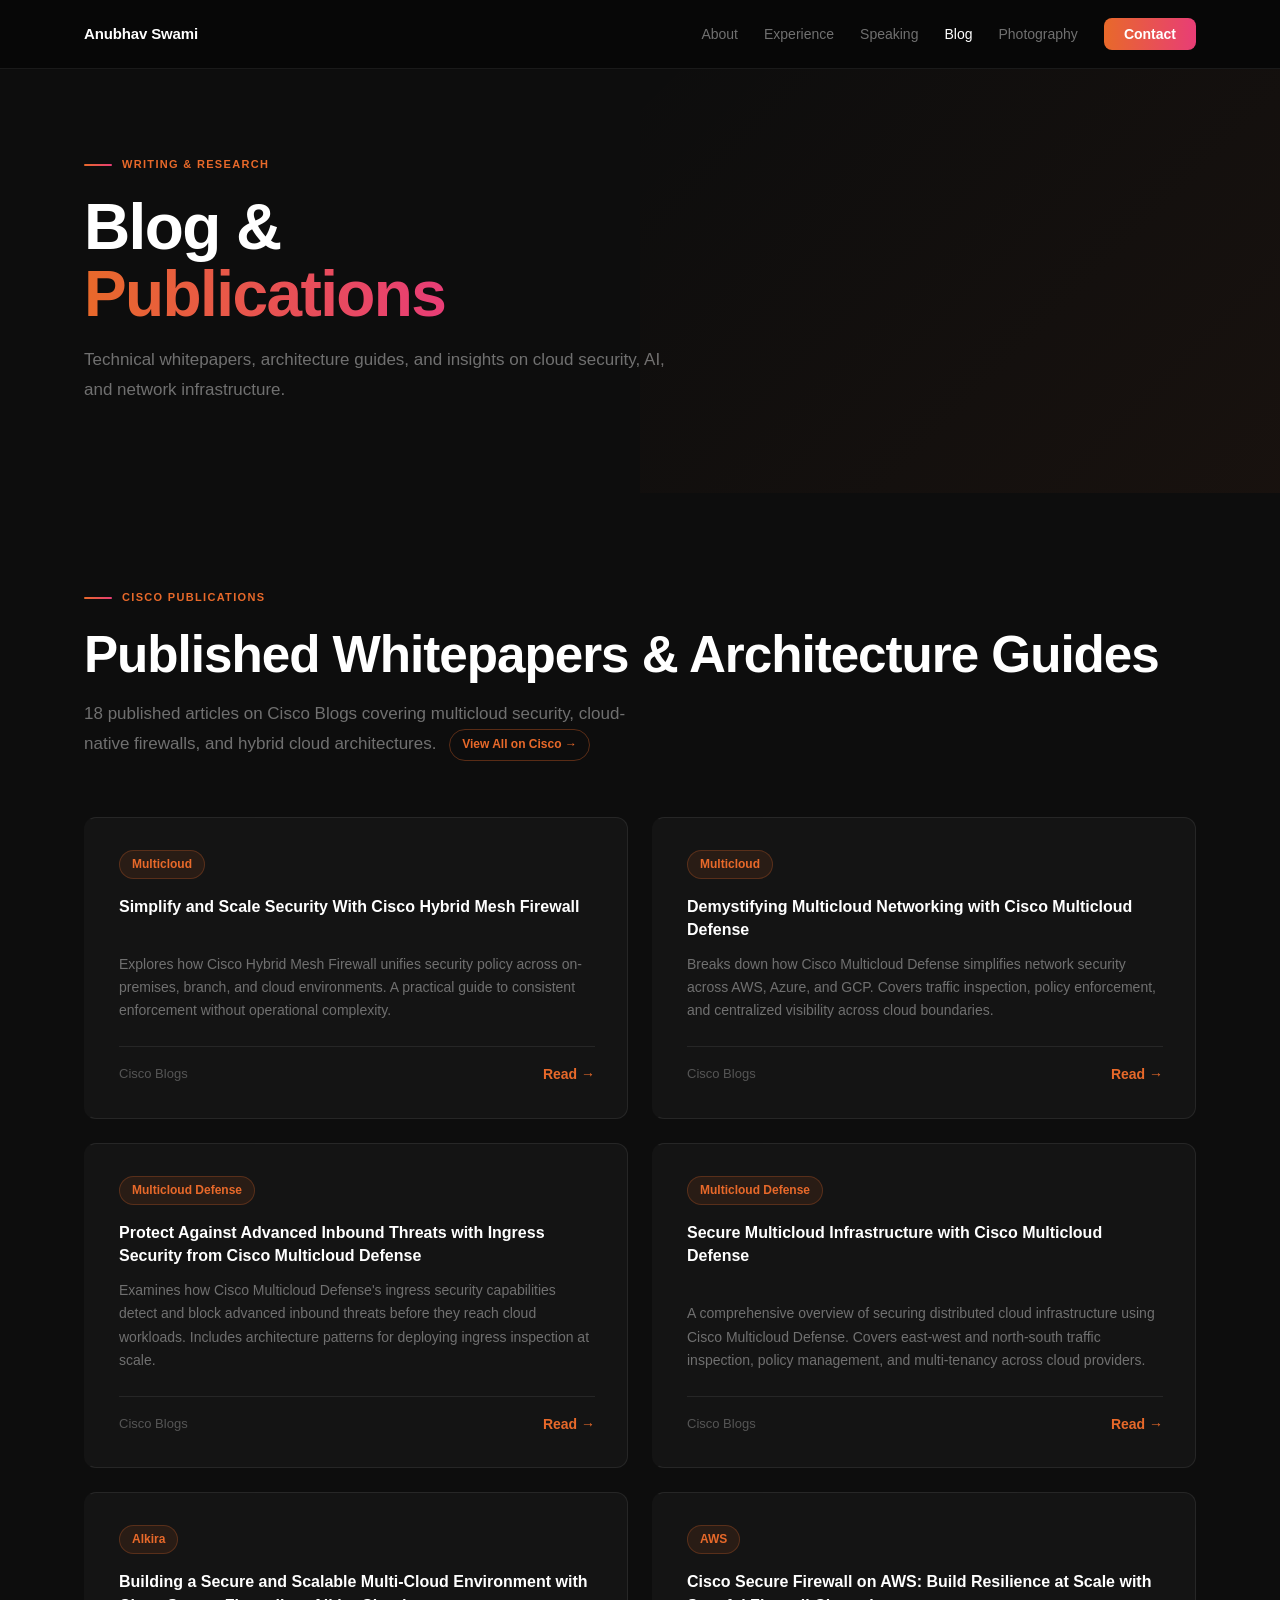
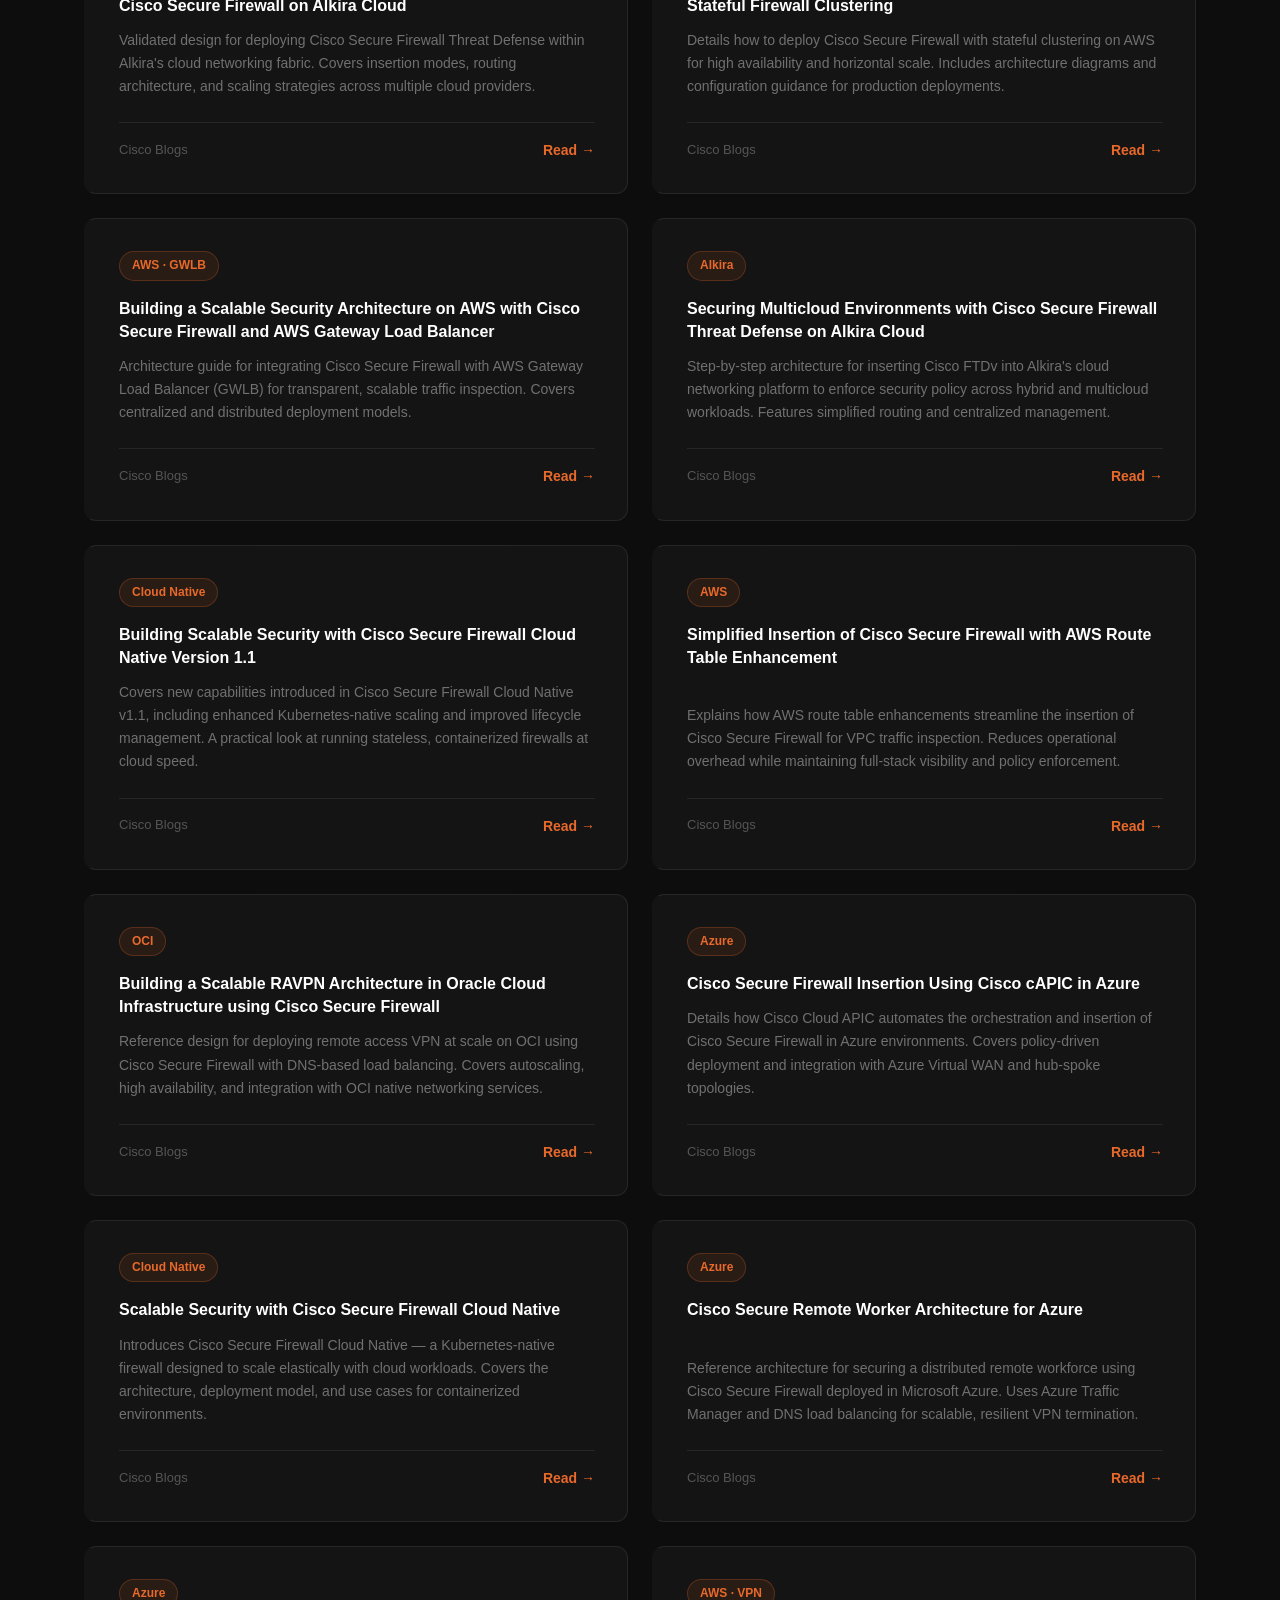
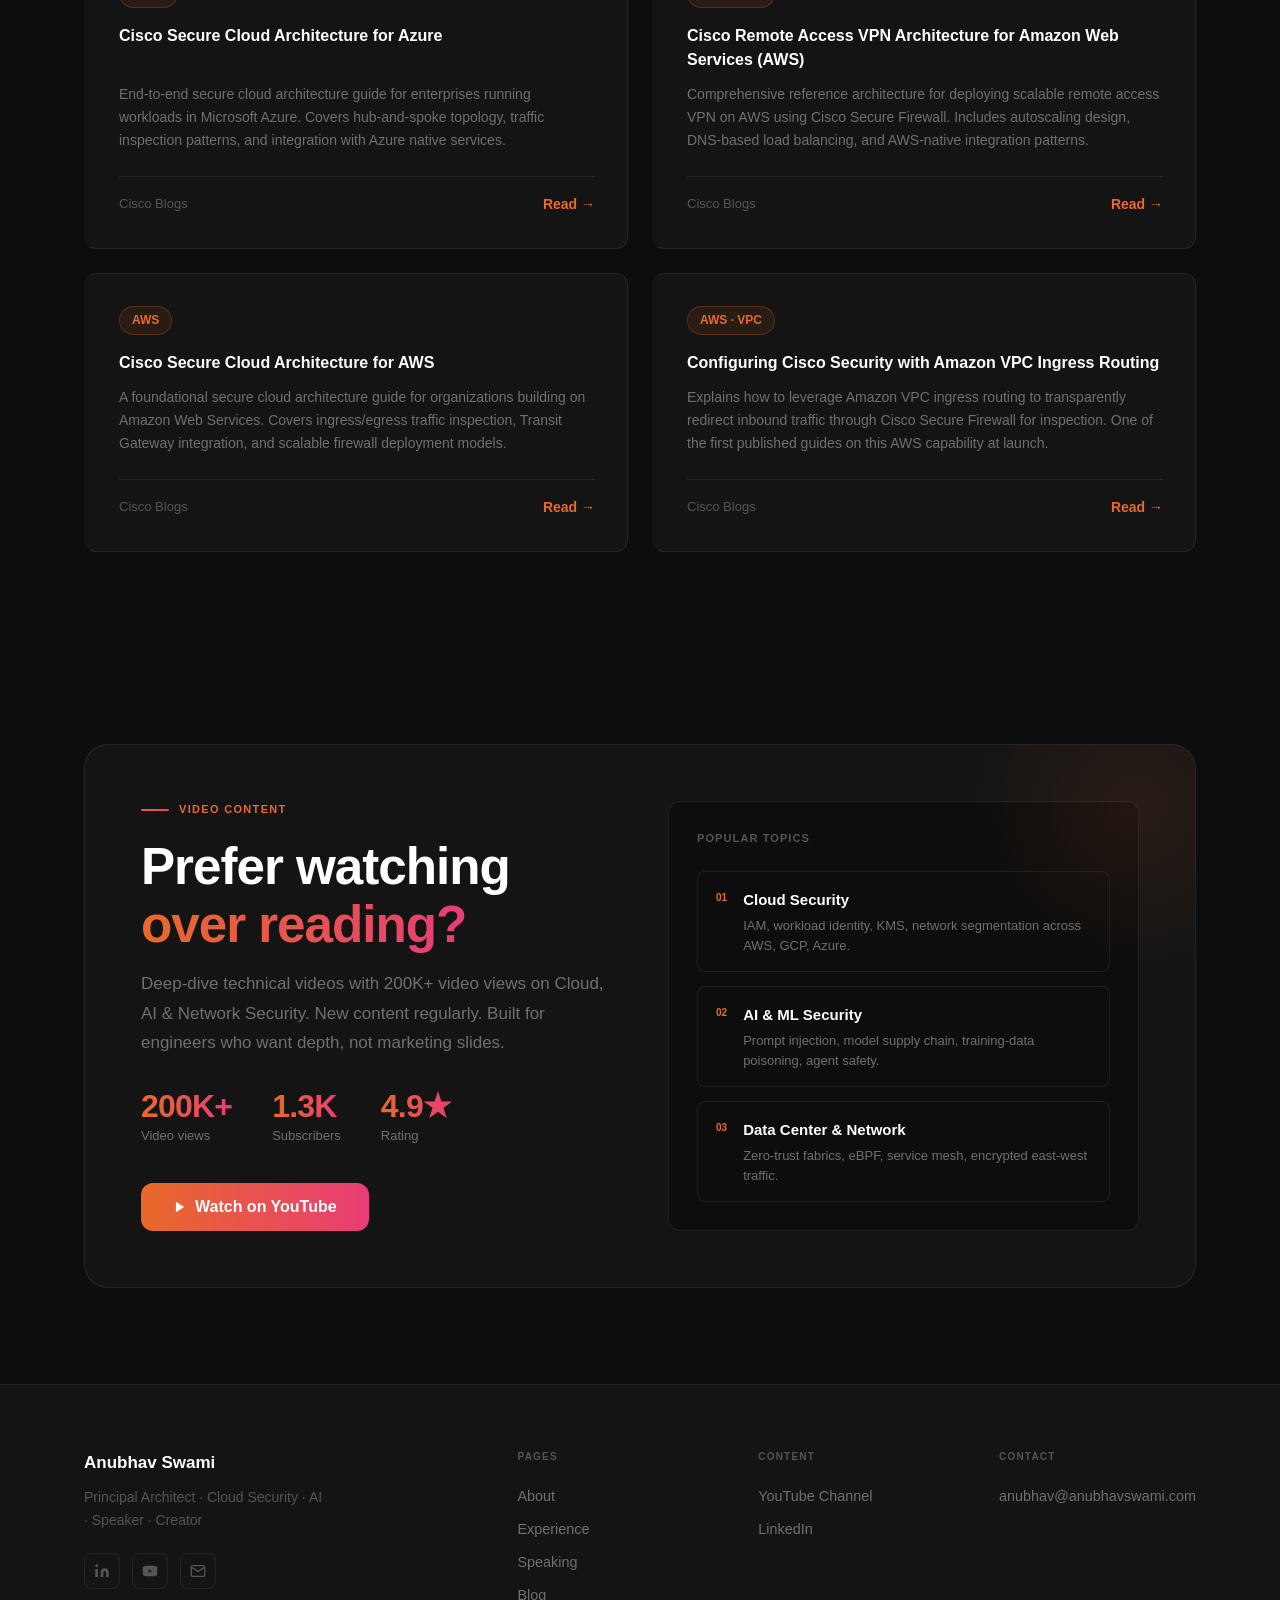
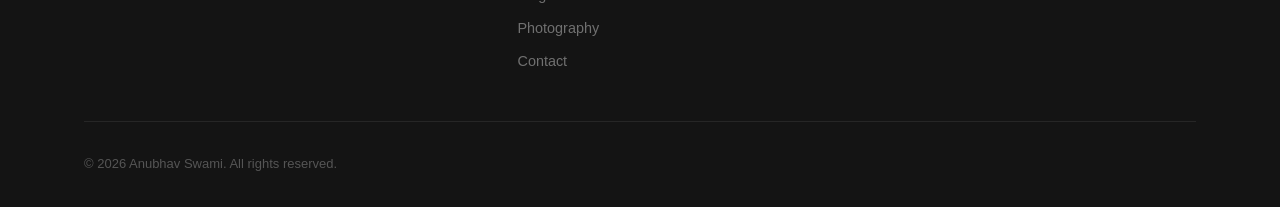
<file: blogs.html>
<!DOCTYPE html>
<html lang="en">
<head>
  <meta charset="UTF-8"/><meta http-equiv="X-UA-Compatible" content="IE=edge"/><meta name="referrer" content="strict-origin-when-cross-origin"/><meta http-equiv="Content-Security-Policy" content="default-src 'self'; style-src 'self' 'unsafe-inline' https://fonts.googleapis.com; font-src https://fonts.gstatic.com; img-src 'self' data: https://www.google-analytics.com; script-src 'self' https://www.googletagmanager.com; base-uri 'self'; form-action 'self'; connect-src 'self' https://www.google-analytics.com https://analytics.google.com; object-src 'none'; upgrade-insecure-requests" /><meta name="viewport" content="width=device-width,initial-scale=1.0"/>
  <meta name="description" content="18 published Cisco blogs and technical guides by Anubhav Swami — covering multicloud security, cloud-native firewalls, Zero Trust, AI security, and AWS/Azure/GCP architecture."/>
  <title>Blog &amp; Publications — Anubhav Swami</title>
  <meta property="og:type" content="website" />
  <meta property="og:url" content="https://anubhavswami.com/blogs.html" />
  <meta property="og:title" content="Blog &amp; Publications — Anubhav Swami" />
  <meta property="og:description" content="18 published Cisco blogs and technical guides by Anubhav Swami — covering multicloud security, cloud-native firewalls, Zero Trust, AI security, and AWS/Azure/GCP architecture." />
  <meta property="og:image" content="https://anubhavswami.com/assets/images/anubhav-swami.jpg" />
  <meta name="twitter:card" content="summary_large_image" />
  <meta name="twitter:image" content="https://anubhavswami.com/assets/images/anubhav-swami.jpg" />
    <link rel="preload" href="assets/images/anubhav-swami.jpg" as="image" />
  <link rel="preconnect" href="https://fonts.googleapis.com"/><link rel="preconnect" href="https://fonts.gstatic.com" crossorigin/>
  <link href="https://fonts.googleapis.com/css2?family=Inter:wght@400;500;600;700;800;900&display=swap" rel="stylesheet"/>
  <link rel="icon" type="image/svg+xml" href="assets/icons/favicon.svg?v=4"/><link rel="stylesheet" href="css/styles.css"/>
  <!-- Google Analytics -->
  <script async src="https://www.googletagmanager.com/gtag/js?id=G-XXXXXXXXXX"></script>
</head>
<body>
<header class="site-header">
  <nav class="nav container">
    <a href="index.html" class="nav-brand">Anubhav Swami</a>
    <button class="nav-toggle" aria-label="Toggle navigation"><span></span><span></span><span></span></button>
    <ul class="nav-links"><li><a href="about.html" >About</a></li><li><a href="experience.html" >Experience</a></li><li><a href="speaking.html" >Speaking</a></li><li><a href="blogs.html" class="active">Blog</a></li><li><a href="photography.html" >Photography</a></li><li><a href="contact.html" class="nav-cta">Contact</a></li></ul>
  </nav>
</header>
<style>
/* Blog page — enhanced card style */
.blog-card {
  border-left: 3px solid transparent;
  transition: border-color var(--dur) var(--ease), background var(--dur) var(--ease);
}
.blog-card:hover { border-left-color: var(--ga); }
.blog-card h3 { font-size: 1rem; line-height: 1.45; }
.blog-card p  { font-size: .875rem; }
.blog-card-meta { margin-top: auto; }
</style>
<section class="page-hero"><div class="container"><div class="eyebrow">Writing &amp; Research</div><h1 class="h1">Blog &amp;<br><span class="grad-text">Publications</span></h1><p class="lead">Technical whitepapers, architecture guides, and insights on cloud security, AI, and network infrastructure.</p></div></section>

<section class="section">
  <div class="container">
    <div class="sec-header fade-in">
      <div class="eyebrow">Cisco Publications</div>
      <h2 class="sec-title h2">Published Whitepapers &amp; Architecture Guides</h2>
      <p class="sec-desc">18 published articles on Cisco Blogs covering multicloud security, cloud-native firewalls, and hybrid cloud architectures. <a href="https://blogs.cisco.com/author/anubhavswami" target="_blank" rel="noopener noreferrer" class="cvd-link" style="margin-left:.5rem;">View All on Cisco →</a></p>
    </div>
    <div class="cols-2 fade-in">

      <div class="blog-card">
        <span class="tag tag-orange" style="align-self:flex-start;margin-bottom:1rem;">Multicloud</span>
        <h3>Simplify and Scale Security With Cisco Hybrid Mesh Firewall</h3>
        <p>Explores how Cisco Hybrid Mesh Firewall unifies security policy across on-premises, branch, and cloud environments. A practical guide to consistent enforcement without operational complexity.</p>
        <div class="blog-card-meta"><span class="blog-card-date">Cisco Blogs</span><a href="https://blogs.cisco.com/security/simplify-and-scale-security-with-cisco-hybrid-mesh-firewall" target="_blank" rel="noopener noreferrer" class="blog-card-link">Read →</a></div>
      </div>

      <div class="blog-card">
        <span class="tag tag-orange" style="align-self:flex-start;margin-bottom:1rem;">Multicloud</span>
        <h3>Demystifying Multicloud Networking with Cisco Multicloud Defense</h3>
        <p>Breaks down how Cisco Multicloud Defense simplifies network security across AWS, Azure, and GCP. Covers traffic inspection, policy enforcement, and centralized visibility across cloud boundaries.</p>
        <div class="blog-card-meta"><span class="blog-card-date">Cisco Blogs</span><a href="https://blogs.cisco.com/security/demystifying-multicloud-networking-with-cisco-multicloud-defense" target="_blank" rel="noopener noreferrer" class="blog-card-link">Read →</a></div>
      </div>

      <div class="blog-card">
        <span class="tag tag-orange" style="align-self:flex-start;margin-bottom:1rem;">Multicloud Defense</span>
        <h3>Protect Against Advanced Inbound Threats with Ingress Security from Cisco Multicloud Defense</h3>
        <p>Examines how Cisco Multicloud Defense's ingress security capabilities detect and block advanced inbound threats before they reach cloud workloads. Includes architecture patterns for deploying ingress inspection at scale.</p>
        <div class="blog-card-meta"><span class="blog-card-date">Cisco Blogs</span><a href="https://blogs.cisco.com/security/protect-against-advanced-inbound-threats-with-ingress-security-from-cisco-multicloud-defense" target="_blank" rel="noopener noreferrer" class="blog-card-link">Read →</a></div>
      </div>

      <div class="blog-card">
        <span class="tag tag-orange" style="align-self:flex-start;margin-bottom:1rem;">Multicloud Defense</span>
        <h3>Secure Multicloud Infrastructure with Cisco Multicloud Defense</h3>
        <p>A comprehensive overview of securing distributed cloud infrastructure using Cisco Multicloud Defense. Covers east-west and north-south traffic inspection, policy management, and multi-tenancy across cloud providers.</p>
        <div class="blog-card-meta"><span class="blog-card-date">Cisco Blogs</span><a href="https://blogs.cisco.com/security/secure-multicloud-infrastructure-with-cisco-multicloud-defense" target="_blank" rel="noopener noreferrer" class="blog-card-link">Read →</a></div>
      </div>

      <div class="blog-card">
        <span class="tag tag-orange" style="align-self:flex-start;margin-bottom:1rem;">Alkira</span>
        <h3>Building a Secure and Scalable Multi-Cloud Environment with Cisco Secure Firewall on Alkira Cloud</h3>
        <p>Validated design for deploying Cisco Secure Firewall Threat Defense within Alkira's cloud networking fabric. Covers insertion modes, routing architecture, and scaling strategies across multiple cloud providers.</p>
        <div class="blog-card-meta"><span class="blog-card-date">Cisco Blogs</span><a href="https://blogs.cisco.com/security/building-a-secure-and-scalable-multi-cloud-environment-with-cisco-secure-firewall-threat-defense-on-alkira-cloud" target="_blank" rel="noopener noreferrer" class="blog-card-link">Read →</a></div>
      </div>

      <div class="blog-card">
        <span class="tag tag-orange" style="align-self:flex-start;margin-bottom:1rem;">AWS</span>
        <h3>Cisco Secure Firewall on AWS: Build Resilience at Scale with Stateful Firewall Clustering</h3>
        <p>Details how to deploy Cisco Secure Firewall with stateful clustering on AWS for high availability and horizontal scale. Includes architecture diagrams and configuration guidance for production deployments.</p>
        <div class="blog-card-meta"><span class="blog-card-date">Cisco Blogs</span><a href="https://blogs.cisco.com/security/cisco-secure-firewall-on-aws-build-resilience-at-scale-with-stateful-firewall-clustering" target="_blank" rel="noopener noreferrer" class="blog-card-link">Read →</a></div>
      </div>

      <div class="blog-card">
        <span class="tag tag-orange" style="align-self:flex-start;margin-bottom:1rem;">AWS · GWLB</span>
        <h3>Building a Scalable Security Architecture on AWS with Cisco Secure Firewall and AWS Gateway Load Balancer</h3>
        <p>Architecture guide for integrating Cisco Secure Firewall with AWS Gateway Load Balancer (GWLB) for transparent, scalable traffic inspection. Covers centralized and distributed deployment models.</p>
        <div class="blog-card-meta"><span class="blog-card-date">Cisco Blogs</span><a href="https://blogs.cisco.com/security/building-a-scalable-security-architecture-on-aws-with-cisco-secure-firewall-and-aws-transit-gateway" target="_blank" rel="noopener noreferrer" class="blog-card-link">Read →</a></div>
      </div>

      <div class="blog-card">
        <span class="tag tag-orange" style="align-self:flex-start;margin-bottom:1rem;">Alkira</span>
        <h3>Securing Multicloud Environments with Cisco Secure Firewall Threat Defense on Alkira Cloud</h3>
        <p>Step-by-step architecture for inserting Cisco FTDv into Alkira's cloud networking platform to enforce security policy across hybrid and multicloud workloads. Features simplified routing and centralized management.</p>
        <div class="blog-card-meta"><span class="blog-card-date">Cisco Blogs</span><a href="https://blogs.cisco.com/security/securing-multicloud-environments-with-cisco-secure-firewall-threat-defense-on-alkira-cloud" target="_blank" rel="noopener noreferrer" class="blog-card-link">Read →</a></div>
      </div>

      <div class="blog-card">
        <span class="tag tag-orange" style="align-self:flex-start;margin-bottom:1rem;">Cloud Native</span>
        <h3>Building Scalable Security with Cisco Secure Firewall Cloud Native Version 1.1</h3>
        <p>Covers new capabilities introduced in Cisco Secure Firewall Cloud Native v1.1, including enhanced Kubernetes-native scaling and improved lifecycle management. A practical look at running stateless, containerized firewalls at cloud speed.</p>
        <div class="blog-card-meta"><span class="blog-card-date">Cisco Blogs</span><a href="https://blogs.cisco.com/security/building-scalable-security-with-cisco-secure-firewall-cloud-native-version-1-1" target="_blank" rel="noopener noreferrer" class="blog-card-link">Read →</a></div>
      </div>

      <div class="blog-card">
        <span class="tag tag-orange" style="align-self:flex-start;margin-bottom:1rem;">AWS</span>
        <h3>Simplified Insertion of Cisco Secure Firewall with AWS Route Table Enhancement</h3>
        <p>Explains how AWS route table enhancements streamline the insertion of Cisco Secure Firewall for VPC traffic inspection. Reduces operational overhead while maintaining full-stack visibility and policy enforcement.</p>
        <div class="blog-card-meta"><span class="blog-card-date">Cisco Blogs</span><a href="https://blogs.cisco.com/security/simplified-insertion-of-cisco-secure-firewall-with-aws-route-table-enhancement" target="_blank" rel="noopener noreferrer" class="blog-card-link">Read →</a></div>
      </div>

      <div class="blog-card">
        <span class="tag tag-orange" style="align-self:flex-start;margin-bottom:1rem;">OCI</span>
        <h3>Building a Scalable RAVPN Architecture in Oracle Cloud Infrastructure using Cisco Secure Firewall</h3>
        <p>Reference design for deploying remote access VPN at scale on OCI using Cisco Secure Firewall with DNS-based load balancing. Covers autoscaling, high availability, and integration with OCI native networking services.</p>
        <div class="blog-card-meta"><span class="blog-card-date">Cisco Blogs</span><a href="https://blogs.cisco.com/security/building-a-scalable-ravpn-architecture-in-oracle-cloud-infrastructure-using-cisco-secure-firewall" target="_blank" rel="noopener noreferrer" class="blog-card-link">Read →</a></div>
      </div>

      <div class="blog-card">
        <span class="tag tag-orange" style="align-self:flex-start;margin-bottom:1rem;">Azure</span>
        <h3>Cisco Secure Firewall Insertion Using Cisco cAPIC in Azure</h3>
        <p>Details how Cisco Cloud APIC automates the orchestration and insertion of Cisco Secure Firewall in Azure environments. Covers policy-driven deployment and integration with Azure Virtual WAN and hub-spoke topologies.</p>
        <div class="blog-card-meta"><span class="blog-card-date">Cisco Blogs</span><a href="https://blogs.cisco.com/security/cisco-secure-firewall-insertion-using-cisco-capic-in-azure" target="_blank" rel="noopener noreferrer" class="blog-card-link">Read →</a></div>
      </div>

      <div class="blog-card">
        <span class="tag tag-orange" style="align-self:flex-start;margin-bottom:1rem;">Cloud Native</span>
        <h3>Scalable Security with Cisco Secure Firewall Cloud Native</h3>
        <p>Introduces Cisco Secure Firewall Cloud Native — a Kubernetes-native firewall designed to scale elastically with cloud workloads. Covers the architecture, deployment model, and use cases for containerized environments.</p>
        <div class="blog-card-meta"><span class="blog-card-date">Cisco Blogs</span><a href="https://blogs.cisco.com/security/scalable-security-with-cisco-secure-firewall-cloud-native" target="_blank" rel="noopener noreferrer" class="blog-card-link">Read →</a></div>
      </div>

      <div class="blog-card">
        <span class="tag tag-orange" style="align-self:flex-start;margin-bottom:1rem;">Azure</span>
        <h3>Cisco Secure Remote Worker Architecture for Azure</h3>
        <p>Reference architecture for securing a distributed remote workforce using Cisco Secure Firewall deployed in Microsoft Azure. Uses Azure Traffic Manager and DNS load balancing for scalable, resilient VPN termination.</p>
        <div class="blog-card-meta"><span class="blog-card-date">Cisco Blogs</span><a href="https://blogs.cisco.com/security/cisco-srw-architecture-azure" target="_blank" rel="noopener noreferrer" class="blog-card-link">Read →</a></div>
      </div>

      <div class="blog-card">
        <span class="tag tag-orange" style="align-self:flex-start;margin-bottom:1rem;">Azure</span>
        <h3>Cisco Secure Cloud Architecture for Azure</h3>
        <p>End-to-end secure cloud architecture guide for enterprises running workloads in Microsoft Azure. Covers hub-and-spoke topology, traffic inspection patterns, and integration with Azure native services.</p>
        <div class="blog-card-meta"><span class="blog-card-date">Cisco Blogs</span><a href="https://blogs.cisco.com/security/secure-cloud-for-azure" target="_blank" rel="noopener noreferrer" class="blog-card-link">Read →</a></div>
      </div>

      <div class="blog-card">
        <span class="tag tag-orange" style="align-self:flex-start;margin-bottom:1rem;">AWS · VPN</span>
        <h3>Cisco Remote Access VPN Architecture for Amazon Web Services (AWS)</h3>
        <p>Comprehensive reference architecture for deploying scalable remote access VPN on AWS using Cisco Secure Firewall. Includes autoscaling design, DNS-based load balancing, and AWS-native integration patterns.</p>
        <div class="blog-card-meta"><span class="blog-card-date">Cisco Blogs</span><a href="https://blogs.cisco.com/security/cisco-remote-access-vpn-architecture-for-amazon-web-services-aws" target="_blank" rel="noopener noreferrer" class="blog-card-link">Read →</a></div>
      </div>

      <div class="blog-card">
        <span class="tag tag-orange" style="align-self:flex-start;margin-bottom:1rem;">AWS</span>
        <h3>Cisco Secure Cloud Architecture for AWS</h3>
        <p>A foundational secure cloud architecture guide for organizations building on Amazon Web Services. Covers ingress/egress traffic inspection, Transit Gateway integration, and scalable firewall deployment models.</p>
        <div class="blog-card-meta"><span class="blog-card-date">Cisco Blogs</span><a href="https://blogs.cisco.com/security/cisco-secure-cloud-architecture-for-aws" target="_blank" rel="noopener noreferrer" class="blog-card-link">Read →</a></div>
      </div>

      <div class="blog-card">
        <span class="tag tag-orange" style="align-self:flex-start;margin-bottom:1rem;">AWS · VPC</span>
        <h3>Configuring Cisco Security with Amazon VPC Ingress Routing</h3>
        <p>Explains how to leverage Amazon VPC ingress routing to transparently redirect inbound traffic through Cisco Secure Firewall for inspection. One of the first published guides on this AWS capability at launch.</p>
        <div class="blog-card-meta"><span class="blog-card-date">Cisco Blogs</span><a href="https://blogs.cisco.com/security/configuring-cisco-security-with-amazon-vpc-ingress-routing" target="_blank" rel="noopener noreferrer" class="blog-card-link">Read →</a></div>
      </div>

    </div>
  </div>
</section>


<section class="section">
  <div class="container">
    <div class="yt-block fade-in">
      <div>
        <div class="eyebrow">Video Content</div>
        <h2 class="yt-title h2">Prefer watching<br><span class="grad-text">over reading?</span></h2>
        <p class="yt-desc">Deep-dive technical videos with 200K+ video views on Cloud, AI &amp; Network Security. New content regularly. Built for engineers who want depth, not marketing slides.</p>
        <div class="yt-stats"><div><div class="yt-stat-num">200K+</div><div class="yt-stat-label">Video views</div></div><div><div class="yt-stat-num">1.3K</div><div class="yt-stat-label">Subscribers</div></div><div><div class="yt-stat-num">4.9★</div><div class="yt-stat-label">Rating</div></div></div>
        <a href="https://youtube.com/@anubhavswami" target="_blank" rel="noopener noreferrer" class="btn btn-grad btn-lg"><svg width="14" height="14" viewBox="0 0 24 24" fill="currentColor"><polygon points="5 3 19 12 5 21 5 3"/></svg>Watch on YouTube</a>
      </div>
      <div class="yt-panel">
        <div class="yt-panel-label">Popular Topics</div>
        <div class="yt-pillars">
          <div class="yt-pillar"><div class="yt-pillar-num">01</div><div><div class="yt-pillar-title">Cloud Security</div><div class="yt-pillar-desc">IAM, workload identity, KMS, network segmentation across AWS, GCP, Azure.</div></div></div>
          <div class="yt-pillar"><div class="yt-pillar-num">02</div><div><div class="yt-pillar-title">AI &amp; ML Security</div><div class="yt-pillar-desc">Prompt injection, model supply chain, training-data poisoning, agent safety.</div></div></div>
          <div class="yt-pillar"><div class="yt-pillar-num">03</div><div><div class="yt-pillar-title">Data Center &amp; Network</div><div class="yt-pillar-desc">Zero-trust fabrics, eBPF, service mesh, encrypted east-west traffic.</div></div></div>
        </div>
      </div>
    </div>
  </div>
</section>

<footer class="site-footer">
  <div class="container">
    <div class="footer-grid">
      <div><div class="footer-brand-name">Anubhav Swami</div><div class="footer-brand-tagline">Principal Architect · Cloud Security · AI · Speaker · Creator</div><div class="footer-socials"><a href="https://linkedin.com/in/anubhavswami" target="_blank" rel="noopener noreferrer" aria-label="LinkedIn"><svg viewBox="0 0 24 24" fill="currentColor"><path d="M16 8a6 6 0 0 1 6 6v7h-4v-7a2 2 0 0 0-2-2 2 2 0 0 0-2 2v7h-4v-7a6 6 0 0 1 6-6z"/><rect x="2" y="9" width="4" height="12"/><circle cx="4" cy="4" r="2"/></svg></a><a href="https://youtube.com/@anubhavswami" target="_blank" rel="noopener noreferrer" aria-label="YouTube"><svg viewBox="0 0 24 24" fill="currentColor"><path d="M22.54 6.42a2.78 2.78 0 0 0-1.95-1.96C18.88 4 12 4 12 4s-6.88 0-8.59.46A2.78 2.78 0 0 0 1.46 6.42 29 29 0 0 0 1 12a29 29 0 0 0 .46 5.58 2.78 2.78 0 0 0 1.95 1.96C5.12 20 12 20 12 20s6.88 0 8.59-.46a2.78 2.78 0 0 0 1.95-1.96A29 29 0 0 0 23 12a29 29 0 0 0-.46-5.58z"/><polygon points="9.75 15.02 15.5 12 9.75 8.98 9.75 15.02" fill="#212121"/></svg></a><a href="mailto:anubhav@anubhavswami.com" aria-label="Email"><svg viewBox="0 0 24 24" fill="none" stroke="currentColor" stroke-width="2"><path d="M4 4h16c1.1 0 2 .9 2 2v12c0 1.1-.9 2-2 2H4c-1.1 0-2-.9-2-2V6c0-1.1.9-2 2-2z"/><polyline points="22,6 12,13 2,6"/></svg></a></div></div>
      <div><div class="footer-col-title">Pages</div><nav class="footer-nav"><a href="about.html">About</a><a href="experience.html">Experience</a><a href="speaking.html">Speaking</a><a href="blogs.html">Blog</a><a href="photography.html">Photography</a><a href="contact.html">Contact</a></nav></div>
      <div><div class="footer-col-title">Content</div><nav class="footer-nav"><a href="https://youtube.com/@anubhavswami" target="_blank" rel="noopener noreferrer">YouTube Channel</a><a href="https://linkedin.com/in/anubhavswami" target="_blank" rel="noopener noreferrer">LinkedIn</a></nav></div>
      <div><div class="footer-col-title">Contact</div><nav class="footer-nav"><a href="mailto:anubhav@anubhavswami.com">anubhav@anubhavswami.com</a></nav></div>
    </div>
    <span style="font-size:1px;color:transparent;position:absolute;">Ram</span><div class="footer-bottom"><p class="footer-copy">© 2026 Anubhav Swami. All rights reserved.</p></div>
  </div>
</footer><script src="js/main.js"></script></body></html>
</file>
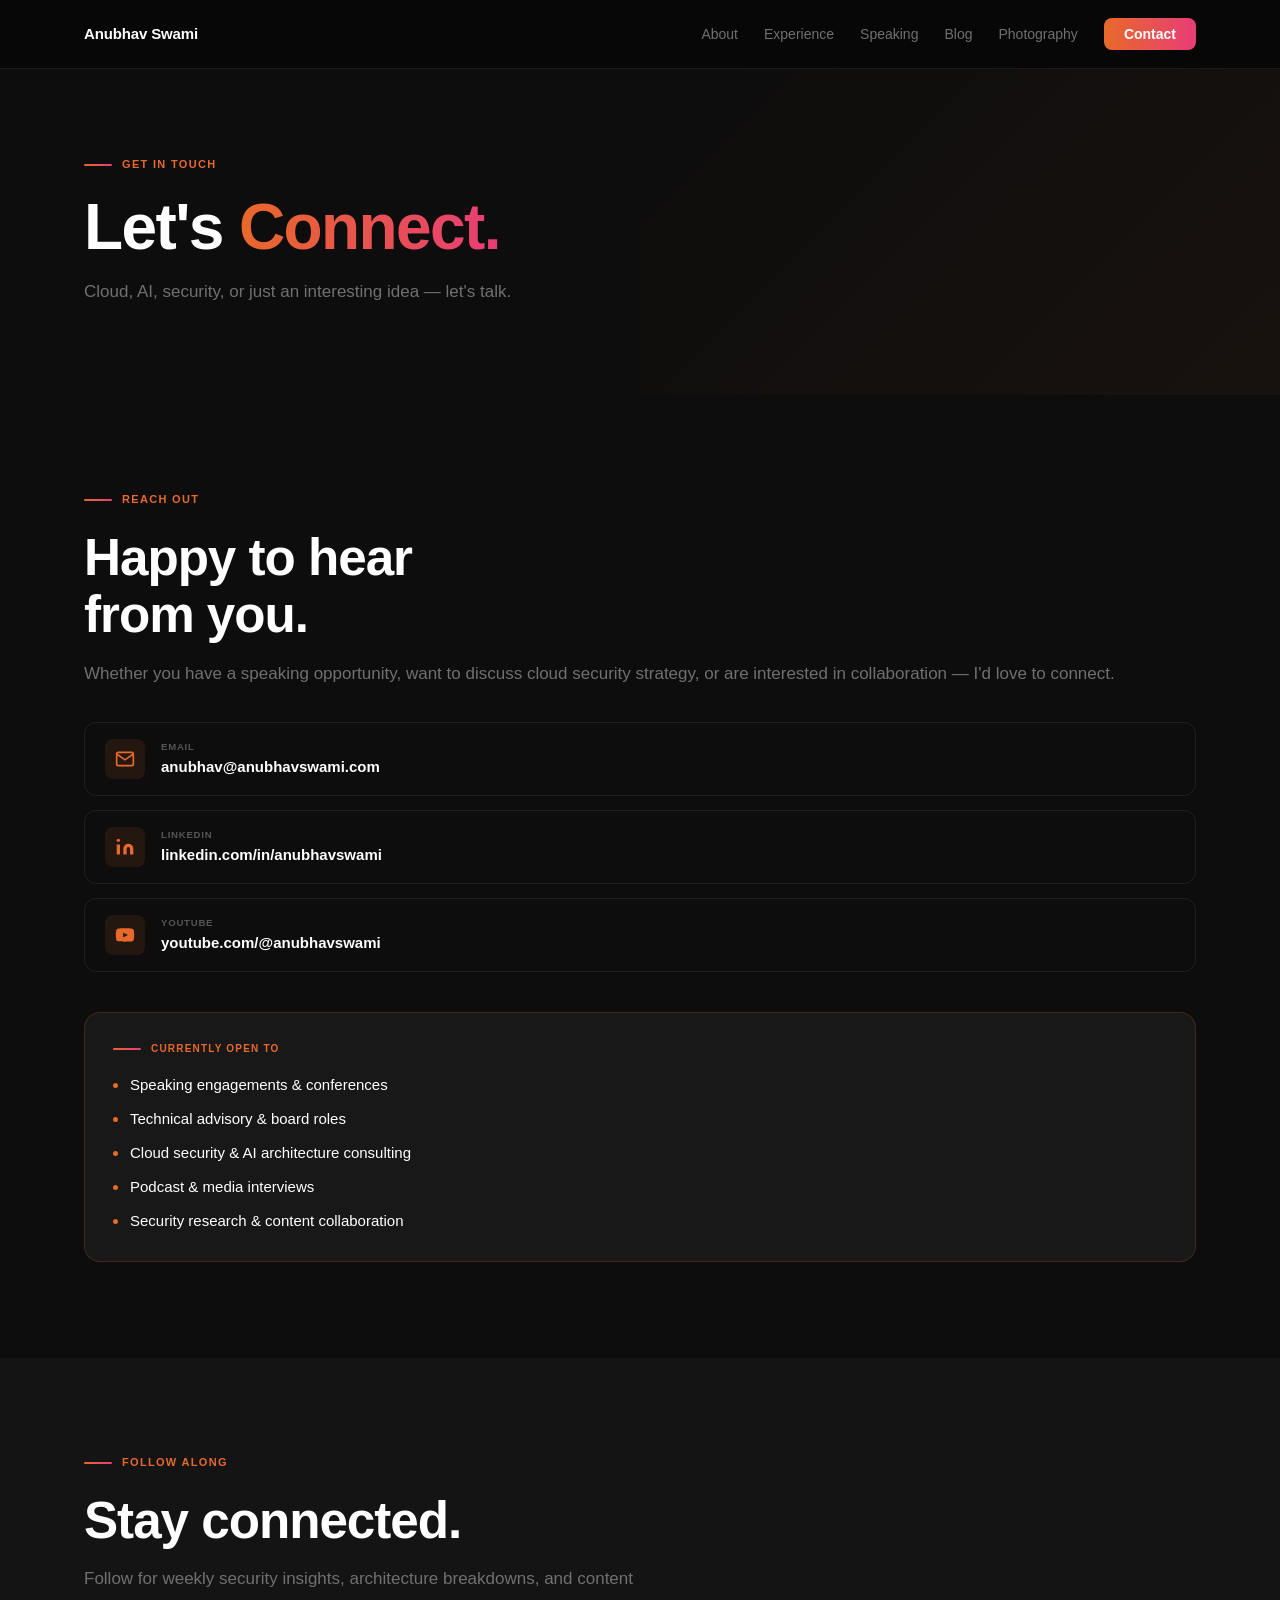
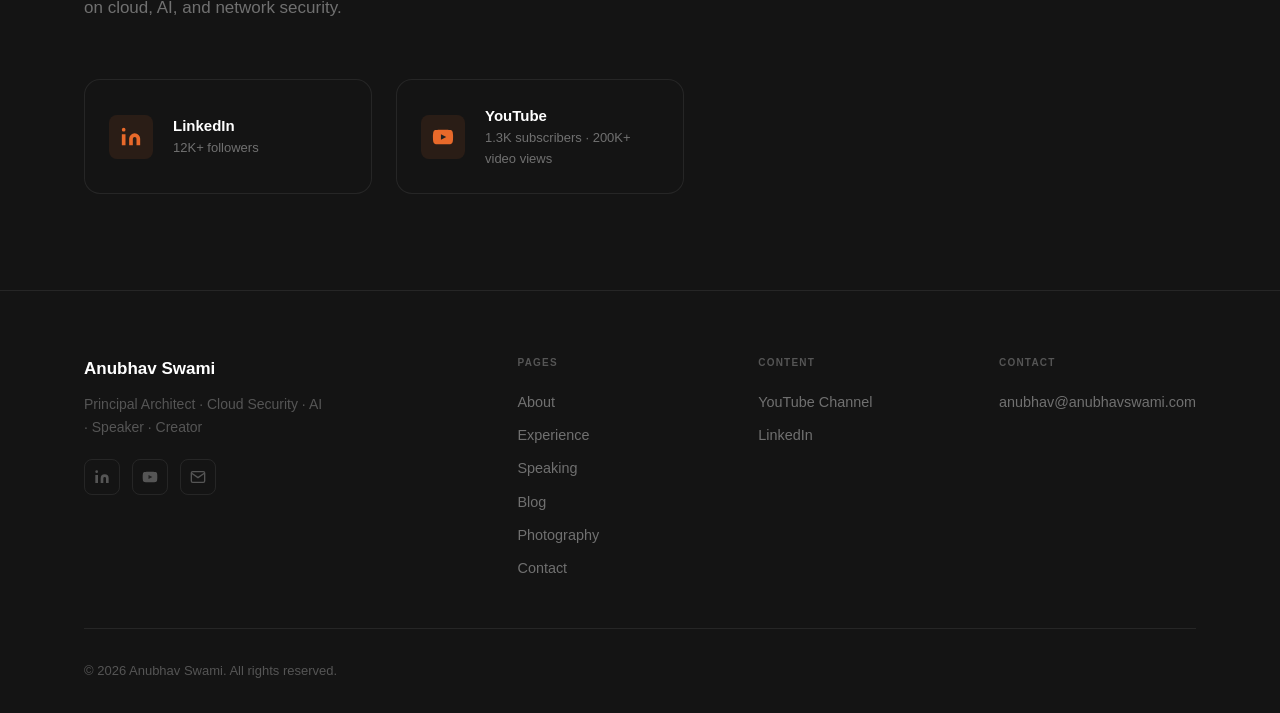
<file: contact.html>
<!DOCTYPE html>
<html lang="en">
<head>
  <meta charset="UTF-8"/><meta http-equiv="X-UA-Compatible" content="IE=edge"/><meta name="referrer" content="strict-origin-when-cross-origin"/><meta http-equiv="Content-Security-Policy" content="default-src 'self'; style-src 'self' 'unsafe-inline' https://fonts.googleapis.com; font-src https://fonts.gstatic.com; img-src 'self' data: https://www.google-analytics.com; script-src 'self' https://www.googletagmanager.com; base-uri 'self'; form-action 'self'; connect-src 'self' https://www.google-analytics.com https://analytics.google.com; object-src 'none'; upgrade-insecure-requests" /><meta name="viewport" content="width=device-width,initial-scale=1.0"/>
  <meta name="description" content="Get in touch with Anubhav Swami — open to speaking engagements, advisory roles, podcast interviews, and conversations about cloud security, AI, and network architecture."/>
  <title>Contact — Anubhav Swami</title>
  <meta property="og:type" content="website" />
  <meta property="og:url" content="https://anubhavswami.com/contact.html" />
  <meta property="og:title" content="Contact — Anubhav Swami" />
  <meta property="og:description" content="Get in touch with Anubhav Swami — open to speaking engagements, advisory roles, podcast interviews, and conversations about cloud security, AI, and network architecture." />
  <meta property="og:image" content="https://anubhavswami.com/assets/images/anubhav-swami.jpg" />
  <meta name="twitter:card" content="summary_large_image" />
  <meta name="twitter:image" content="https://anubhavswami.com/assets/images/anubhav-swami.jpg" />
    <link rel="preload" href="assets/images/anubhav-swami.jpg" as="image" />
  <link rel="preconnect" href="https://fonts.googleapis.com"/><link rel="preconnect" href="https://fonts.gstatic.com" crossorigin/>
  <link href="https://fonts.googleapis.com/css2?family=Inter:wght@400;500;600;700;800;900&display=swap" rel="stylesheet"/>
  <link rel="icon" type="image/svg+xml" href="assets/icons/favicon.svg?v=4"/><link rel="stylesheet" href="css/styles.css"/>
  <!-- Google Analytics -->
  <script async src="https://www.googletagmanager.com/gtag/js?id=G-XXXXXXXXXX"></script>
</head>
<body>
<header class="site-header">
  <nav class="nav container">
    <a href="index.html" class="nav-brand">Anubhav Swami</a>
    <button class="nav-toggle" aria-label="Toggle navigation"><span></span><span></span><span></span></button>
    <ul class="nav-links"><li><a href="about.html" >About</a></li><li><a href="experience.html" >Experience</a></li><li><a href="speaking.html" >Speaking</a></li><li><a href="blogs.html" >Blog</a></li><li><a href="photography.html" >Photography</a></li><li><a href="contact.html" class="nav-cta active">Contact</a></li></ul>
  </nav>
</header>
<section class="page-hero"><div class="container"><div class="eyebrow">Get in Touch</div><h1 class="h1">Let's <span class="grad-text">Connect.</span></h1><p class="lead">Cloud, AI, security, or just an interesting idea — let's talk.</p></div></section>

<section class="section">
  <div class="container">
    <div class="fade-in">
      <div class="eyebrow">Reach Out</div>
      <h2 class="h2 sec-title" style="color:var(--white);">Happy to hear<br>from you.</h2>
      <p style="color:var(--text-gray);font-size:1.0625rem;line-height:1.8;margin-bottom:2rem;">Whether you have a speaking opportunity, want to discuss cloud security strategy, or are interested in collaboration — I'd love to connect.</p>
      <div class="contact-detail">
        <a href="mailto:anubhav@anubhavswami.com" class="c-item">
          <div class="c-icon"><svg viewBox="0 0 24 24" fill="none" stroke="currentColor" stroke-width="2" width="20" height="20"><path d="M4 4h16c1.1 0 2 .9 2 2v12c0 1.1-.9 2-2 2H4c-1.1 0-2-.9-2-2V6c0-1.1.9-2 2-2z"/><polyline points="22,6 12,13 2,6"/></svg></div>
          <div><div class="c-label">Email</div><div class="c-value">anubhav@anubhavswami.com</div></div>
        </a>
        <a href="https://linkedin.com/in/anubhavswami" target="_blank" rel="noopener noreferrer" class="c-item">
          <div class="c-icon"><svg viewBox="0 0 24 24" fill="currentColor" width="20" height="20"><path d="M16 8a6 6 0 0 1 6 6v7h-4v-7a2 2 0 0 0-2-2 2 2 0 0 0-2 2v7h-4v-7a6 6 0 0 1 6-6z"/><rect x="2" y="9" width="4" height="12"/><circle cx="4" cy="4" r="2"/></svg></div>
          <div><div class="c-label">LinkedIn</div><div class="c-value">linkedin.com/in/anubhavswami</div></div>
        </a>
        <a href="https://youtube.com/@anubhavswami" target="_blank" rel="noopener noreferrer" class="c-item">
          <div class="c-icon"><svg viewBox="0 0 24 24" fill="currentColor" width="20" height="20"><path d="M22.54 6.42a2.78 2.78 0 0 0-1.95-1.96C18.88 4 12 4 12 4s-6.88 0-8.59.46A2.78 2.78 0 0 0 1.46 6.42 29 29 0 0 0 1 12a29 29 0 0 0 .46 5.58 2.78 2.78 0 0 0 1.95 1.96C5.12 20 12 20 12 20s6.88 0 8.59-.46a2.78 2.78 0 0 0 1.95-1.96A29 29 0 0 0 23 12a29 29 0 0 0-.46-5.58z"/><polygon points="9.75 15.02 15.5 12 9.75 8.98 9.75 15.02" fill="#212121"/></svg></div>
          <div><div class="c-label">YouTube</div><div class="c-value">youtube.com/@anubhavswami</div></div>
        </a>
      </div>
      <div style="margin-top:2.5rem;padding:1.75rem;background:var(--bg-card2);border:1px solid rgba(232,105,42,.2);border-radius:var(--r-xl);">
        <div class="eyebrow" style="margin-bottom:1rem;font-size:.625rem;">Currently Open To</div>
        <div style="display:flex;flex-direction:column;gap:.625rem;">
          <div style="display:flex;align-items:center;gap:.75rem;"><div style="width:5px;height:5px;border-radius:50%;background:var(--ga);flex-shrink:0;"></div><span style="font-size:.9375rem;color:var(--white);font-weight:500;">Speaking engagements &amp; conferences</span></div>
          <div style="display:flex;align-items:center;gap:.75rem;"><div style="width:5px;height:5px;border-radius:50%;background:var(--ga);flex-shrink:0;"></div><span style="font-size:.9375rem;color:var(--white);font-weight:500;">Technical advisory &amp; board roles</span></div>
          <div style="display:flex;align-items:center;gap:.75rem;"><div style="width:5px;height:5px;border-radius:50%;background:var(--ga);flex-shrink:0;"></div><span style="font-size:.9375rem;color:var(--white);font-weight:500;">Cloud security &amp; AI architecture consulting</span></div>
          <div style="display:flex;align-items:center;gap:.75rem;"><div style="width:5px;height:5px;border-radius:50%;background:var(--ga);flex-shrink:0;"></div><span style="font-size:.9375rem;color:var(--white);font-weight:500;">Podcast &amp; media interviews</span></div>
          <div style="display:flex;align-items:center;gap:.75rem;"><div style="width:5px;height:5px;border-radius:50%;background:var(--ga);flex-shrink:0;"></div><span style="font-size:.9375rem;color:var(--white);font-weight:500;">Security research &amp; content collaboration</span></div>
        </div>
      </div>
    </div>
  </div>
</section>
<section class="section section-alt">
  <div class="container">
    <div class="sec-header fade-in">
      <div class="eyebrow">Follow Along</div>
      <h2 class="sec-title h2">Stay connected.</h2>
      <p class="sec-desc">Follow for weekly security insights, architecture breakdowns, and content on cloud, AI, and network security.</p>
    </div>
    <div style="display:grid;grid-template-columns:repeat(2,1fr);gap:1.5rem;max-width:600px;" class="fade-in">
      <a href="https://linkedin.com/in/anubhavswami" target="_blank" rel="noopener noreferrer" class="social-follow-card">
        <div style="width:44px;height:44px;background:rgba(232,105,42,.1);border-radius:var(--r-md);display:flex;align-items:center;justify-content:center;flex-shrink:0;"><svg viewBox="0 0 24 24" fill="var(--ga)" width="22" height="22"><path d="M16 8a6 6 0 0 1 6 6v7h-4v-7a2 2 0 0 0-2-2 2 2 0 0 0-2 2v7h-4v-7a6 6 0 0 1 6-6z"/><rect x="2" y="9" width="4" height="12"/><circle cx="4" cy="4" r="2"/></svg></div>
        <div><div style="font-weight:700;color:var(--white);font-size:.9375rem;">LinkedIn</div><div style="color:var(--text-gray);font-size:.8125rem;">12K+ followers</div></div>
      </a>
      <a href="https://youtube.com/@anubhavswami" target="_blank" rel="noopener noreferrer" class="social-follow-card">
        <div style="width:44px;height:44px;background:rgba(232,105,42,.1);border-radius:var(--r-md);display:flex;align-items:center;justify-content:center;flex-shrink:0;"><svg viewBox="0 0 24 24" fill="var(--ga)" width="22" height="22"><path d="M22.54 6.42a2.78 2.78 0 0 0-1.95-1.96C18.88 4 12 4 12 4s-6.88 0-8.59.46A2.78 2.78 0 0 0 1.46 6.42 29 29 0 0 0 1 12a29 29 0 0 0 .46 5.58 2.78 2.78 0 0 0 1.95 1.96C5.12 20 12 20 12 20s6.88 0 8.59-.46a2.78 2.78 0 0 0 1.95-1.96A29 29 0 0 0 23 12a29 29 0 0 0-.46-5.58z"/><polygon points="9.75 15.02 15.5 12 9.75 8.98 9.75 15.02" fill="#212121"/></svg></div>
        <div><div style="font-weight:700;color:var(--white);font-size:.9375rem;">YouTube</div><div style="color:var(--text-gray);font-size:.8125rem;">1.3K subscribers · 200K+ video views</div></div>
      </a>
    </div>
  </div>
</section>

<footer class="site-footer">
  <div class="container">
    <div class="footer-grid">
      <div><div class="footer-brand-name">Anubhav Swami</div><div class="footer-brand-tagline">Principal Architect · Cloud Security · AI · Speaker · Creator</div><div class="footer-socials"><a href="https://linkedin.com/in/anubhavswami" target="_blank" rel="noopener noreferrer" aria-label="LinkedIn"><svg viewBox="0 0 24 24" fill="currentColor"><path d="M16 8a6 6 0 0 1 6 6v7h-4v-7a2 2 0 0 0-2-2 2 2 0 0 0-2 2v7h-4v-7a6 6 0 0 1 6-6z"/><rect x="2" y="9" width="4" height="12"/><circle cx="4" cy="4" r="2"/></svg></a><a href="https://youtube.com/@anubhavswami" target="_blank" rel="noopener noreferrer" aria-label="YouTube"><svg viewBox="0 0 24 24" fill="currentColor"><path d="M22.54 6.42a2.78 2.78 0 0 0-1.95-1.96C18.88 4 12 4 12 4s-6.88 0-8.59.46A2.78 2.78 0 0 0 1.46 6.42 29 29 0 0 0 1 12a29 29 0 0 0 .46 5.58 2.78 2.78 0 0 0 1.95 1.96C5.12 20 12 20 12 20s6.88 0 8.59-.46a2.78 2.78 0 0 0 1.95-1.96A29 29 0 0 0 23 12a29 29 0 0 0-.46-5.58z"/><polygon points="9.75 15.02 15.5 12 9.75 8.98 9.75 15.02" fill="#212121"/></svg></a><a href="mailto:anubhav@anubhavswami.com" aria-label="Email"><svg viewBox="0 0 24 24" fill="none" stroke="currentColor" stroke-width="2"><path d="M4 4h16c1.1 0 2 .9 2 2v12c0 1.1-.9 2-2 2H4c-1.1 0-2-.9-2-2V6c0-1.1.9-2 2-2z"/><polyline points="22,6 12,13 2,6"/></svg></a></div></div>
      <div><div class="footer-col-title">Pages</div><nav class="footer-nav"><a href="about.html">About</a><a href="experience.html">Experience</a><a href="speaking.html">Speaking</a><a href="blogs.html">Blog</a><a href="photography.html">Photography</a><a href="contact.html">Contact</a></nav></div>
      <div><div class="footer-col-title">Content</div><nav class="footer-nav"><a href="https://youtube.com/@anubhavswami" target="_blank" rel="noopener noreferrer">YouTube Channel</a><a href="https://linkedin.com/in/anubhavswami" target="_blank" rel="noopener noreferrer">LinkedIn</a></nav></div>
      <div><div class="footer-col-title">Contact</div><nav class="footer-nav"><a href="mailto:anubhav@anubhavswami.com">anubhav@anubhavswami.com</a></nav></div>
    </div>
    <span style="font-size:1px;color:transparent;position:absolute;">Ram</span><div class="footer-bottom"><p class="footer-copy">© 2026 Anubhav Swami. All rights reserved.</p></div>
  </div>
</footer><script src="js/main.js"></script></body></html>
</file>
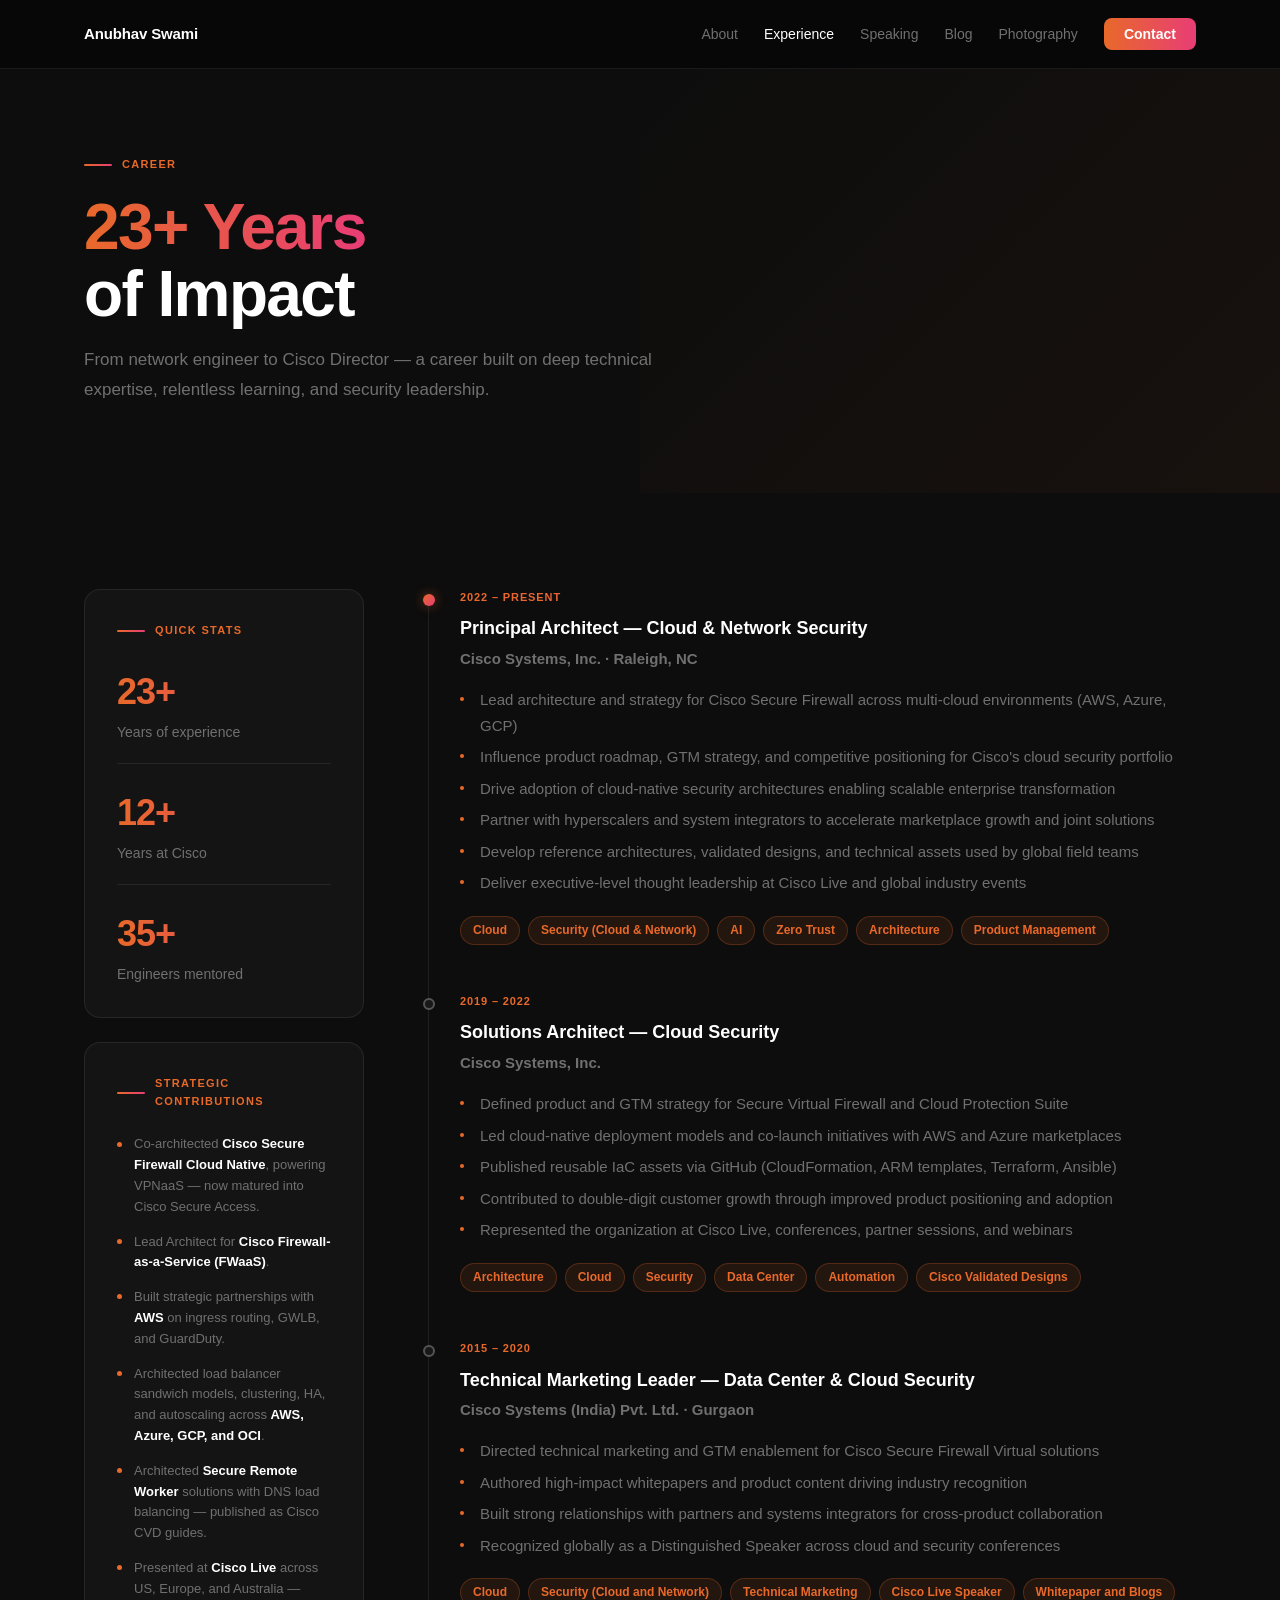
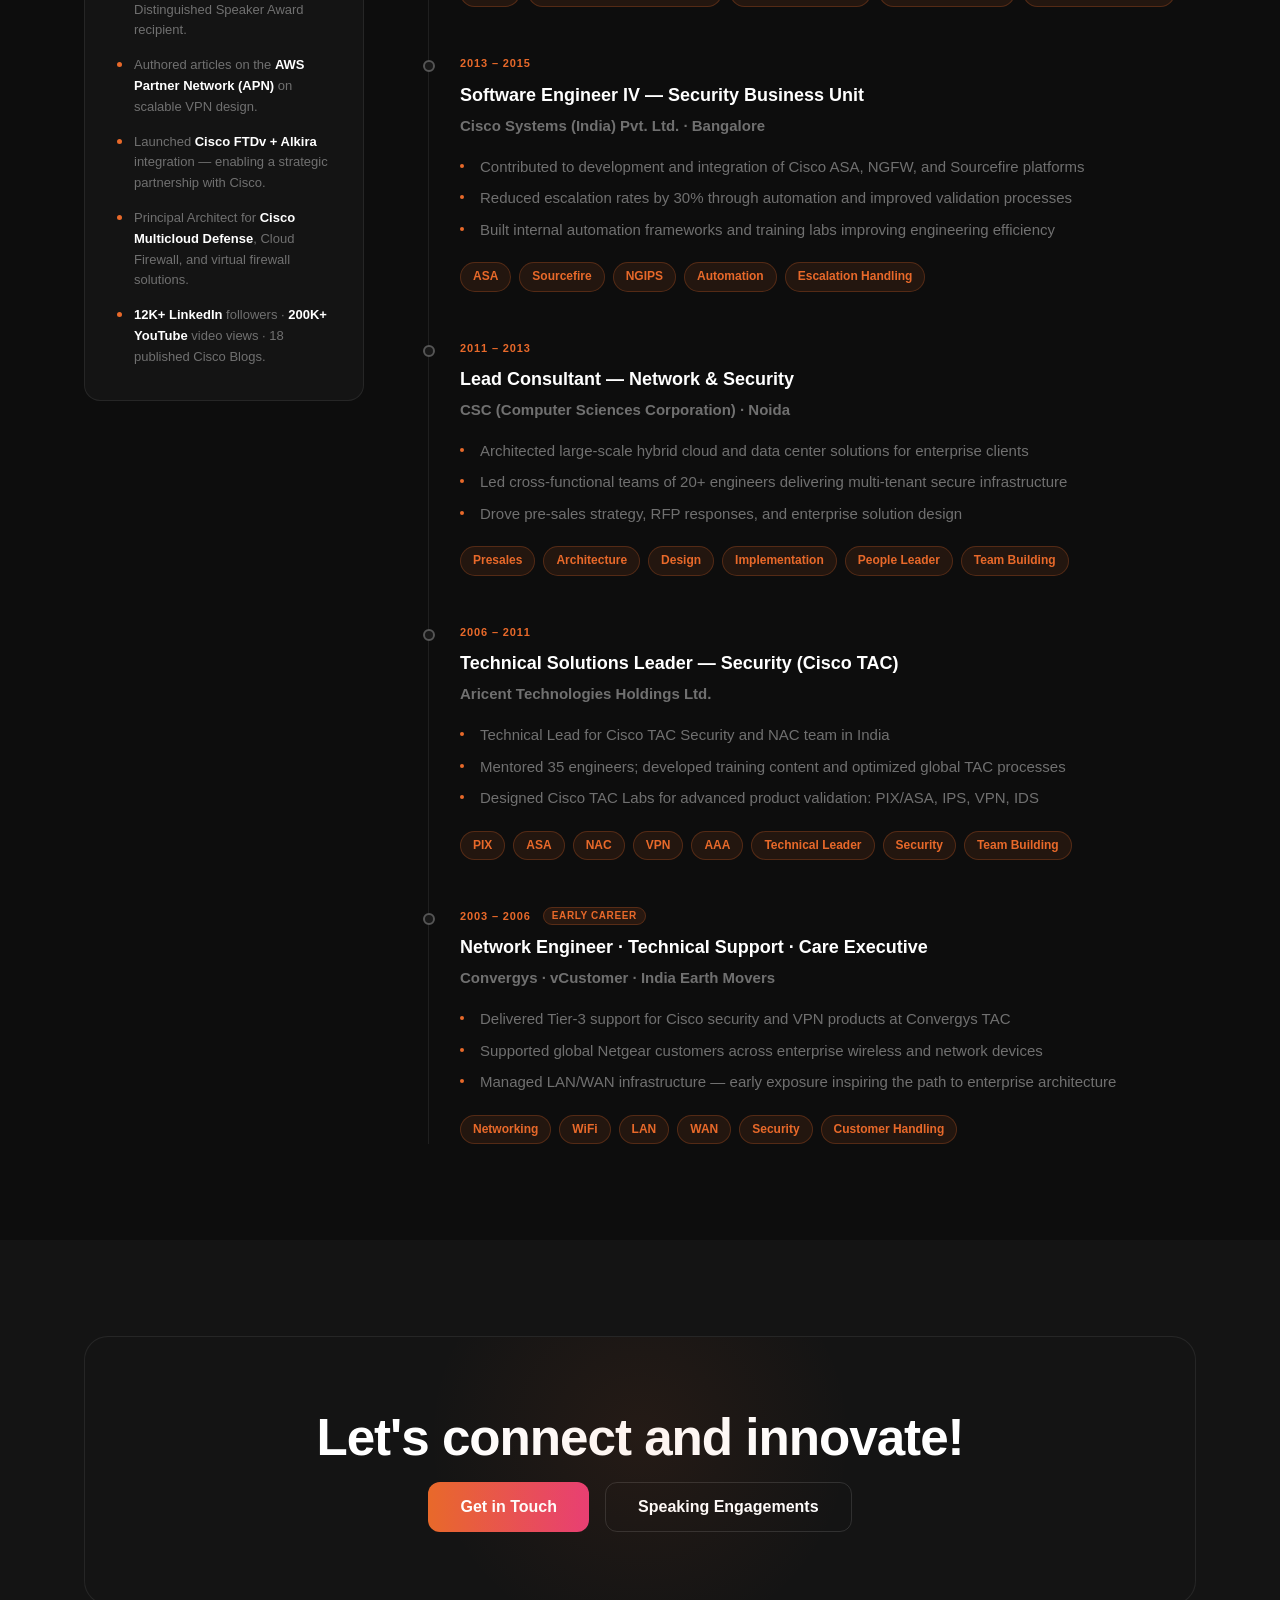
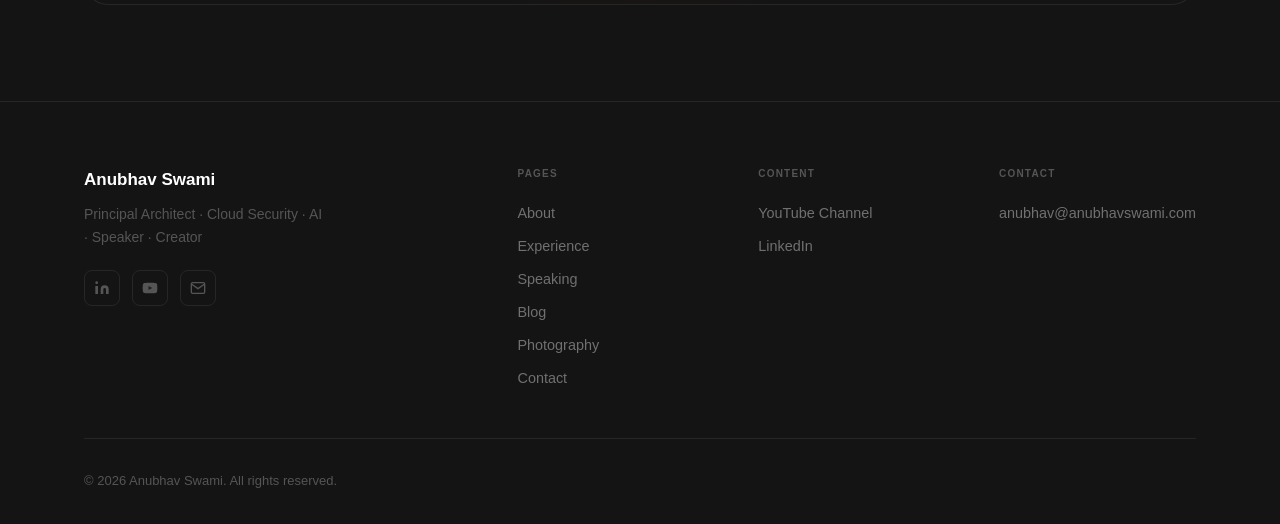
<file: experience.html>
<!DOCTYPE html>
<html lang="en">
<head>
  <meta charset="UTF-8" />
  <meta http-equiv="X-UA-Compatible" content="IE=edge" />
  <meta name="referrer" content="strict-origin-when-cross-origin" />
  <meta http-equiv="Content-Security-Policy" content="default-src 'self'; style-src 'self' 'unsafe-inline' https://fonts.googleapis.com; font-src https://fonts.gstatic.com; img-src 'self' data: https://www.google-analytics.com; script-src 'self' https://www.googletagmanager.com; base-uri 'self'; form-action 'self'; connect-src 'self' https://www.google-analytics.com https://analytics.google.com; object-src 'none'; upgrade-insecure-requests" /><meta name="viewport" content="width=device-width, initial-scale=1.0" />
  <meta name="description" content="Anubhav Swami's career timeline — from Network Engineer to Principal Architect at Cisco. 23+ years across cloud security, AI, data center, and network architecture." />
  <title>Experience — Anubhav Swami</title>
  <meta property="og:type" content="website" />
  <meta property="og:url" content="https://anubhavswami.com/experience.html" />
  <meta property="og:title" content="Experience — Anubhav Swami" />
  <meta property="og:description" content="Anubhav Swami's career timeline — from Network Engineer to Principal Architect at Cisco. 23+ years across cloud security, AI, data center, and network architecture." />
  <meta property="og:image" content="https://anubhavswami.com/assets/images/anubhav-swami.jpg" />
  <meta name="twitter:card" content="summary_large_image" />
  <meta name="twitter:image" content="https://anubhavswami.com/assets/images/anubhav-swami.jpg" />
    <link rel="preload" href="assets/images/anubhav-swami.jpg" as="image" />
  <link rel="preconnect" href="https://fonts.googleapis.com" /><link rel="preconnect" href="https://fonts.gstatic.com" crossorigin />
  <link href="https://fonts.googleapis.com/css2?family=Inter:wght@400;500;600;700;800;900&display=swap" rel="stylesheet" />
  <link rel="icon" type="image/svg+xml" href="assets/icons/favicon.svg?v=4" /><link rel="stylesheet" href="css/styles.css" />
  <!-- Google Analytics -->
  <script async src="https://www.googletagmanager.com/gtag/js?id=G-XXXXXXXXXX"></script>
</head>
<body>
<header class="site-header">
  <nav class="nav container">
    <a href="index.html" class="nav-brand">Anubhav Swami</a>
    <button class="nav-toggle" aria-label="Toggle navigation"><span></span><span></span><span></span></button>
    <ul class="nav-links">
      <li><a href="about.html">About</a></li>
      <li><a href="experience.html" class="active">Experience</a></li>
      <li><a href="speaking.html">Speaking</a></li>
      <li><a href="blogs.html">Blog</a></li>
      <li><a href="photography.html">Photography</a></li>
      <li><a href="contact.html" class="nav-cta">Contact</a></li>
    </ul>
  </nav>
</header>

<section class="page-hero">
  <div class="container">
    <div class="eyebrow">Career</div>
    <h1 class="h1"><span class="grad-text">23+ Years</span><br>of Impact</h1>
    <p class="lead">From network engineer to Cisco Director — a career built on deep technical expertise, relentless learning, and security leadership.</p>
  </div>
</section>

<section class="section">
  <div class="container">
    <div class="exp-layout">

      <!-- Sidebar -->
      <div class="fade-in" style="display:flex;flex-direction:column;gap:1.5rem;">

        <!-- Quick Stats -->
        <div style="background:var(--bg-card);border:1px solid var(--border);border-radius:var(--r-xl);padding:2rem;position:sticky;top:calc(var(--nav-h)+2rem);">
          <div class="eyebrow" style="margin-bottom:1.5rem;">Quick Stats</div>
          <div style="display:flex;flex-direction:column;gap:1.25rem;">
            <div>
              <div style="font-size:2.25rem;font-weight:800;letter-spacing:-.03em;" class="grad-text">23+</div>
              <div style="font-size:.875rem;color:var(--text-gray);">Years of experience</div>
            </div>
            <div style="border-top:1px solid var(--border);padding-top:1.25rem;">
              <div style="font-size:2.25rem;font-weight:800;letter-spacing:-.03em;" class="grad-text">12+</div>
              <div style="font-size:.875rem;color:var(--text-gray);">Years at Cisco</div>
            </div>
            <div style="border-top:1px solid var(--border);padding-top:1.25rem;">
              <div style="font-size:2.25rem;font-weight:800;letter-spacing:-.03em;" class="grad-text">35+</div>
              <div style="font-size:.875rem;color:var(--text-gray);">Engineers mentored</div>
            </div>
          </div>
        </div>

        <!-- Strategic Contributions -->
        <div style="background:var(--bg-card);border:1px solid var(--border);border-radius:var(--r-xl);padding:2rem;">
          <div class="eyebrow" style="margin-bottom:1.5rem;">Strategic Contributions</div>
          <div style="display:flex;flex-direction:column;gap:.875rem;">
            <div style="display:flex;gap:.75rem;align-items:flex-start;">
              <div style="width:5px;height:5px;border-radius:50%;background:var(--ga);flex-shrink:0;margin-top:.45rem;"></div>
              <p style="font-size:.8125rem;color:var(--text-gray);line-height:1.6;">Co-architected <strong style="color:var(--white);">Cisco Secure Firewall Cloud Native</strong>, powering VPNaaS — now matured into Cisco Secure Access.</p>
            </div>
            <div style="display:flex;gap:.75rem;align-items:flex-start;">
              <div style="width:5px;height:5px;border-radius:50%;background:var(--ga);flex-shrink:0;margin-top:.45rem;"></div>
              <p style="font-size:.8125rem;color:var(--text-gray);line-height:1.6;">Lead Architect for <strong style="color:var(--white);">Cisco Firewall-as-a-Service (FWaaS)</strong>.</p>
            </div>
            <div style="display:flex;gap:.75rem;align-items:flex-start;">
              <div style="width:5px;height:5px;border-radius:50%;background:var(--ga);flex-shrink:0;margin-top:.45rem;"></div>
              <p style="font-size:.8125rem;color:var(--text-gray);line-height:1.6;">Built strategic partnerships with <strong style="color:var(--white);">AWS</strong> on ingress routing, GWLB, and GuardDuty.</p>
            </div>
            <div style="display:flex;gap:.75rem;align-items:flex-start;">
              <div style="width:5px;height:5px;border-radius:50%;background:var(--ga);flex-shrink:0;margin-top:.45rem;"></div>
              <p style="font-size:.8125rem;color:var(--text-gray);line-height:1.6;">Architected load balancer sandwich models, clustering, HA, and autoscaling across <strong style="color:var(--white);">AWS, Azure, GCP, and OCI</strong>.</p>
            </div>
            <div style="display:flex;gap:.75rem;align-items:flex-start;">
              <div style="width:5px;height:5px;border-radius:50%;background:var(--ga);flex-shrink:0;margin-top:.45rem;"></div>
              <p style="font-size:.8125rem;color:var(--text-gray);line-height:1.6;">Architected <strong style="color:var(--white);">Secure Remote Worker</strong> solutions with DNS load balancing — published as Cisco CVD guides.</p>
            </div>
            <div style="display:flex;gap:.75rem;align-items:flex-start;">
              <div style="width:5px;height:5px;border-radius:50%;background:var(--ga);flex-shrink:0;margin-top:.45rem;"></div>
              <p style="font-size:.8125rem;color:var(--text-gray);line-height:1.6;">Presented at <strong style="color:var(--white);">Cisco Live</strong> across US, Europe, and Australia — Distinguished Speaker Award recipient.</p>
            </div>
            <div style="display:flex;gap:.75rem;align-items:flex-start;">
              <div style="width:5px;height:5px;border-radius:50%;background:var(--ga);flex-shrink:0;margin-top:.45rem;"></div>
              <p style="font-size:.8125rem;color:var(--text-gray);line-height:1.6;">Authored articles on the <strong style="color:var(--white);">AWS Partner Network (APN)</strong> on scalable VPN design.</p>
            </div>
            <div style="display:flex;gap:.75rem;align-items:flex-start;">
              <div style="width:5px;height:5px;border-radius:50%;background:var(--ga);flex-shrink:0;margin-top:.45rem;"></div>
              <p style="font-size:.8125rem;color:var(--text-gray);line-height:1.6;">Launched <strong style="color:var(--white);">Cisco FTDv + Alkira</strong> integration — enabling a strategic partnership with Cisco.</p>
            </div>
            <div style="display:flex;gap:.75rem;align-items:flex-start;">
              <div style="width:5px;height:5px;border-radius:50%;background:var(--ga);flex-shrink:0;margin-top:.45rem;"></div>
              <p style="font-size:.8125rem;color:var(--text-gray);line-height:1.6;">Principal Architect for <strong style="color:var(--white);">Cisco Multicloud Defense</strong>, Cloud Firewall, and virtual firewall solutions.</p>
            </div>
            <div style="display:flex;gap:.75rem;align-items:flex-start;">
              <div style="width:5px;height:5px;border-radius:50%;background:var(--ga);flex-shrink:0;margin-top:.45rem;"></div>
              <p style="font-size:.8125rem;color:var(--text-gray);line-height:1.6;"><strong style="color:var(--white);">12K+ LinkedIn</strong> followers · <strong style="color:var(--white);">200K+ YouTube</strong> video views · 18 published Cisco Blogs.</p>
            </div>
          </div>
        </div>

      </div>

      <!-- Timeline -->
      <div class="fade-in">
        <div class="timeline">

          <div class="tl-item">
            <div class="tl-dot current"></div>
            <div class="tl-period current">2022 – Present</div>
            <div class="tl-title">Principal Architect — Cloud &amp; Network Security</div>
            <div class="tl-company">Cisco Systems, Inc. · Raleigh, NC</div>
            <ul class="tl-desc">
              <li>Lead architecture and strategy for Cisco Secure Firewall across multi-cloud environments (AWS, Azure, GCP)</li>
              <li>Influence product roadmap, GTM strategy, and competitive positioning for Cisco's cloud security portfolio</li>
              <li>Drive adoption of cloud-native security architectures enabling scalable enterprise transformation</li>
              <li>Partner with hyperscalers and system integrators to accelerate marketplace growth and joint solutions</li>
              <li>Develop reference architectures, validated designs, and technical assets used by global field teams</li>
              <li>Deliver executive-level thought leadership at Cisco Live and global industry events</li>
            </ul>
            <div style="display:flex;flex-wrap:wrap;gap:.5rem;margin-top:1.25rem;">
              <span class="tag tag-orange">Cloud</span>
              <span class="tag tag-orange">Security (Cloud &amp; Network)</span>
              <span class="tag tag-orange">AI</span>
              <span class="tag tag-orange">Zero Trust</span>
              <span class="tag tag-orange">Architecture</span>
              <span class="tag tag-orange">Product Management</span>
            </div>
          </div>

          <div class="tl-item">
            <div class="tl-dot"></div>
            <div class="tl-period">2019 – 2022</div>
            <div class="tl-title">Solutions Architect — Cloud Security</div>
            <div class="tl-company">Cisco Systems, Inc.</div>
            <ul class="tl-desc">
              <li>Defined product and GTM strategy for Secure Virtual Firewall and Cloud Protection Suite</li>
              <li>Led cloud-native deployment models and co-launch initiatives with AWS and Azure marketplaces</li>
              <li>Published reusable IaC assets via GitHub (CloudFormation, ARM templates, Terraform, Ansible)</li>
              <li>Contributed to double-digit customer growth through improved product positioning and adoption</li>
              <li>Represented the organization at Cisco Live, conferences, partner sessions, and webinars</li>
            </ul>
            <div style="display:flex;flex-wrap:wrap;gap:.5rem;margin-top:1.25rem;">
              <span class="tag tag-orange">Architecture</span><span class="tag tag-orange">Cloud</span><span class="tag tag-orange">Security</span><span class="tag tag-orange">Data Center</span><span class="tag tag-orange">Automation</span><span class="tag tag-orange">Cisco Validated Designs</span>
            </div>
          </div>

          <div class="tl-item">
            <div class="tl-dot"></div>
            <div class="tl-period">2015 – 2020</div>
            <div class="tl-title">Technical Marketing Leader — Data Center &amp; Cloud Security</div>
            <div class="tl-company">Cisco Systems (India) Pvt. Ltd. · Gurgaon</div>
            <ul class="tl-desc">
              <li>Directed technical marketing and GTM enablement for Cisco Secure Firewall Virtual solutions</li>
              <li>Authored high-impact whitepapers and product content driving industry recognition</li>
              <li>Built strong relationships with partners and systems integrators for cross-product collaboration</li>
              <li>Recognized globally as a Distinguished Speaker across cloud and security conferences</li>
            </ul>
            <div style="display:flex;flex-wrap:wrap;gap:.5rem;margin-top:1.25rem;">
              <span class="tag tag-orange">Cloud</span><span class="tag tag-orange">Security (Cloud and Network)</span><span class="tag tag-orange">Technical Marketing</span><span class="tag tag-orange">Cisco Live Speaker</span><span class="tag tag-orange">Whitepaper and Blogs</span>
            </div>
          </div>

          <div class="tl-item">
            <div class="tl-dot"></div>
            <div class="tl-period">2013 – 2015</div>
            <div class="tl-title">Software Engineer IV — Security Business Unit</div>
            <div class="tl-company">Cisco Systems (India) Pvt. Ltd. · Bangalore</div>
            <ul class="tl-desc">
              <li>Contributed to development and integration of Cisco ASA, NGFW, and Sourcefire platforms</li>
              <li>Reduced escalation rates by 30% through automation and improved validation processes</li>
              <li>Built internal automation frameworks and training labs improving engineering efficiency</li>
            </ul>
            <div style="display:flex;flex-wrap:wrap;gap:.5rem;margin-top:1.25rem;">
              <span class="tag tag-orange">ASA</span><span class="tag tag-orange">Sourcefire</span><span class="tag tag-orange">NGIPS</span><span class="tag tag-orange">Automation</span><span class="tag tag-orange">Escalation Handling</span>
            </div>
          </div>

          <div class="tl-item">
            <div class="tl-dot"></div>
            <div class="tl-period">2011 – 2013</div>
            <div class="tl-title">Lead Consultant — Network &amp; Security</div>
            <div class="tl-company">CSC (Computer Sciences Corporation) · Noida</div>
            <ul class="tl-desc">
              <li>Architected large-scale hybrid cloud and data center solutions for enterprise clients</li>
              <li>Led cross-functional teams of 20+ engineers delivering multi-tenant secure infrastructure</li>
              <li>Drove pre-sales strategy, RFP responses, and enterprise solution design</li>
            </ul>
            <div style="display:flex;flex-wrap:wrap;gap:.5rem;margin-top:1.25rem;">
              <span class="tag tag-orange">Presales</span><span class="tag tag-orange">Architecture</span><span class="tag tag-orange">Design</span><span class="tag tag-orange">Implementation</span><span class="tag tag-orange">People Leader</span><span class="tag tag-orange">Team Building</span>
            </div>
          </div>

          <div class="tl-item">
            <div class="tl-dot"></div>
            <div class="tl-period">2006 – 2011</div>
            <div class="tl-title">Technical Solutions Leader — Security (Cisco TAC)</div>
            <div class="tl-company">Aricent Technologies Holdings Ltd.</div>
            <ul class="tl-desc">
              <li>Technical Lead for Cisco TAC Security and NAC team in India</li>
              <li>Mentored 35 engineers; developed training content and optimized global TAC processes</li>
              <li>Designed Cisco TAC Labs for advanced product validation: PIX/ASA, IPS, VPN, IDS</li>
            </ul>
            <div style="display:flex;flex-wrap:wrap;gap:.5rem;margin-top:1.25rem;">
              <span class="tag tag-orange">PIX</span><span class="tag tag-orange">ASA</span><span class="tag tag-orange">NAC</span><span class="tag tag-orange">VPN</span><span class="tag tag-orange">AAA</span><span class="tag tag-orange">Technical Leader</span><span class="tag tag-orange">Security</span><span class="tag tag-orange">Team Building</span>
            </div>
          </div>

          <div class="tl-item">
            <div class="tl-dot"></div>
            <div class="tl-period">2003 – 2006 <span style="font-size:.625rem;font-weight:600;background:rgba(232,105,42,.12);color:var(--ga);border:1px solid rgba(232,105,42,.25);padding:.15rem .5rem;border-radius:var(--r-full);letter-spacing:.06em;text-transform:uppercase;margin-left:.5rem;vertical-align:middle;">Early Career</span></div>
            <div class="tl-title">Network Engineer · Technical Support · Care Executive</div>
            <div class="tl-company">Convergys · vCustomer · India Earth Movers</div>
            <ul class="tl-desc">
              <li>Delivered Tier-3 support for Cisco security and VPN products at Convergys TAC</li>
              <li>Supported global Netgear customers across enterprise wireless and network devices</li>
              <li>Managed LAN/WAN infrastructure — early exposure inspiring the path to enterprise architecture</li>
            </ul>
            <div style="display:flex;flex-wrap:wrap;gap:.5rem;margin-top:1.25rem;">
              <span class="tag tag-orange">Networking</span><span class="tag tag-orange">WiFi</span><span class="tag tag-orange">LAN</span><span class="tag tag-orange">WAN</span><span class="tag tag-orange">Security</span><span class="tag tag-orange">Customer Handling</span>
            </div>
          </div>

        </div>
      </div>
    </div>
  </div>
</section>

<section class="section section-alt">
  <div class="container">
    <div class="cta-block fade-in">
      <h2 class="h2">Let's connect and innovate!</h2>
<div class="cta-actions">
        <a href="contact.html" class="btn btn-grad btn-lg">Get in Touch</a>
        <a href="speaking.html" class="btn btn-outline btn-lg">Speaking Engagements</a>
      </div>
    </div>
  </div>
</section>
<footer class="site-footer">
  <div class="container">
    <div class="footer-grid">
      <div>
        <div class="footer-brand-name">Anubhav Swami</div>
        <div class="footer-brand-tagline">Principal Architect · Cloud Security · AI · Speaker · Creator</div>
        <div class="footer-socials">
          <a href="https://linkedin.com/in/anubhavswami" target="_blank" rel="noopener noreferrer" aria-label="LinkedIn"><svg viewBox="0 0 24 24" fill="currentColor"><path d="M16 8a6 6 0 0 1 6 6v7h-4v-7a2 2 0 0 0-2-2 2 2 0 0 0-2 2v7h-4v-7a6 6 0 0 1 6-6z"/><rect x="2" y="9" width="4" height="12"/><circle cx="4" cy="4" r="2"/></svg></a>
          <a href="https://youtube.com/@anubhavswami" target="_blank" rel="noopener noreferrer" aria-label="YouTube"><svg viewBox="0 0 24 24" fill="currentColor"><path d="M22.54 6.42a2.78 2.78 0 0 0-1.95-1.96C18.88 4 12 4 12 4s-6.88 0-8.59.46A2.78 2.78 0 0 0 1.46 6.42 29 29 0 0 0 1 12a29 29 0 0 0 .46 5.58 2.78 2.78 0 0 0 1.95 1.96C5.12 20 12 20 12 20s6.88 0 8.59-.46a2.78 2.78 0 0 0 1.95-1.96A29 29 0 0 0 23 12a29 29 0 0 0-.46-5.58z"/><polygon points="9.75 15.02 15.5 12 9.75 8.98 9.75 15.02" fill="#212121"/></svg></a>
          <a href="mailto:anubhav@anubhavswami.com" aria-label="Email"><svg viewBox="0 0 24 24" fill="none" stroke="currentColor" stroke-width="2"><path d="M4 4h16c1.1 0 2 .9 2 2v12c0 1.1-.9 2-2 2H4c-1.1 0-2-.9-2-2V6c0-1.1.9-2 2-2z"/><polyline points="22,6 12,13 2,6"/></svg></a>
        </div>
      </div>
      <div><div class="footer-col-title">Pages</div><nav class="footer-nav"><a href="about.html">About</a><a href="experience.html">Experience</a><a href="speaking.html">Speaking</a><a href="blogs.html">Blog</a><a href="photography.html">Photography</a><a href="contact.html">Contact</a></nav></div>
      <div><div class="footer-col-title">Content</div><nav class="footer-nav"><a href="https://youtube.com/@anubhavswami" target="_blank" rel="noopener noreferrer">YouTube Channel</a><a href="https://linkedin.com/in/anubhavswami" target="_blank" rel="noopener noreferrer">LinkedIn</a></nav></div>
      <div><div class="footer-col-title">Contact</div><nav class="footer-nav"><a href="mailto:anubhav@anubhavswami.com">anubhav@anubhavswami.com</a></nav></div>
    </div>
    <span style="font-size:1px;color:transparent;position:absolute;">Ram</span><div class="footer-bottom">
      <p class="footer-copy">© 2026 Anubhav Swami. All rights reserved.</p>
      
    </div>
  </div>
</footer>
<script src="js/main.js"></script></body></html>
</file>
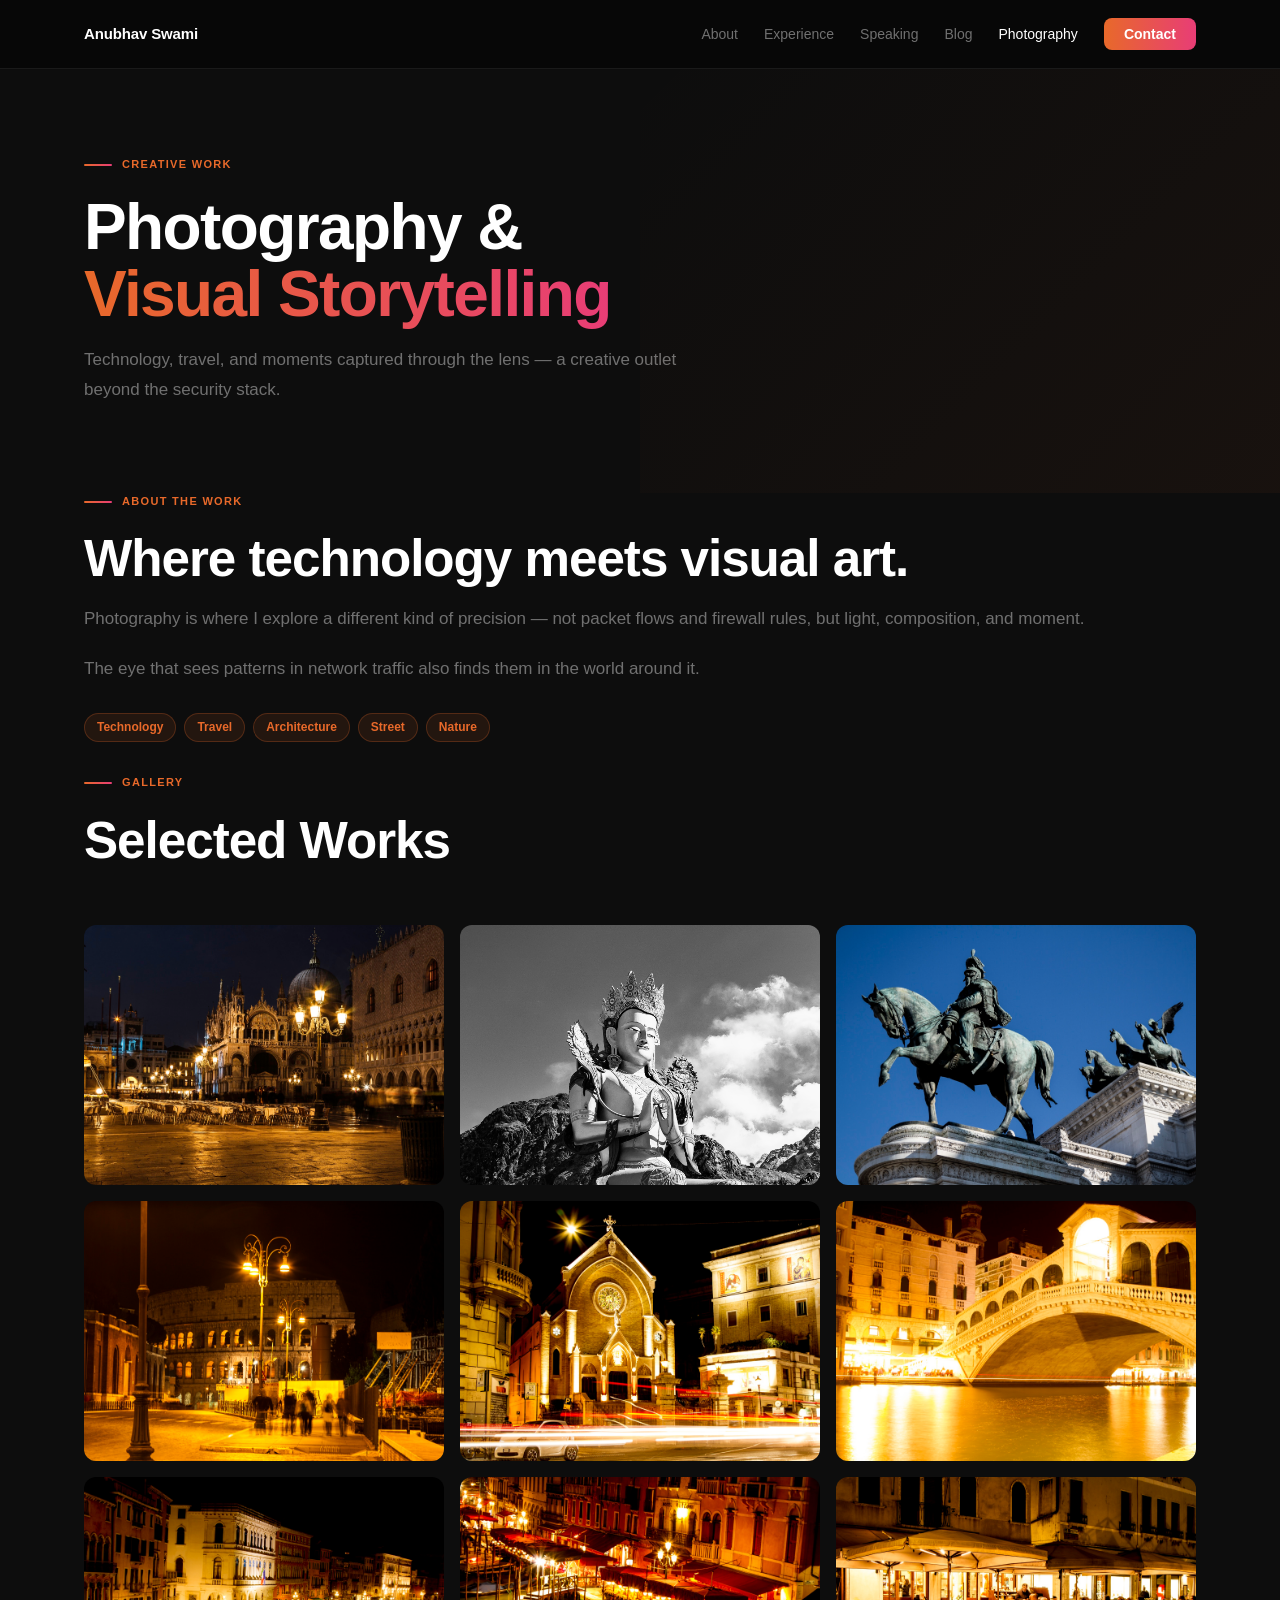
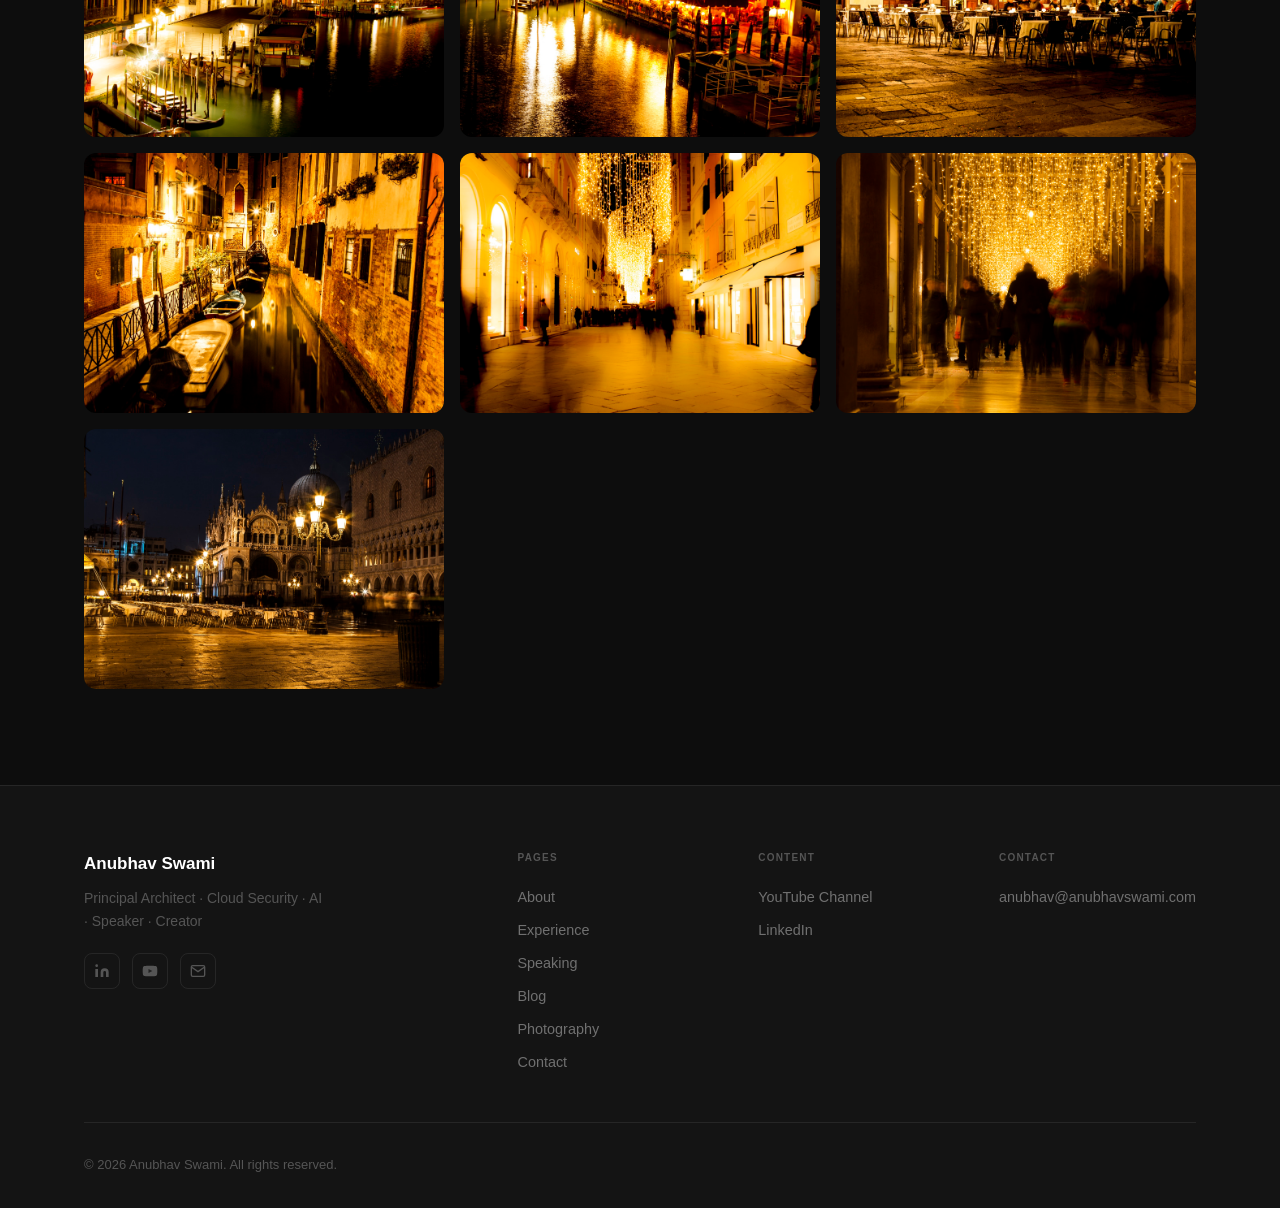
<file: photography.html>
<!DOCTYPE html>
<html lang="en">
<head>
  <meta charset="UTF-8"/><meta http-equiv="X-UA-Compatible" content="IE=edge"/><meta name="referrer" content="strict-origin-when-cross-origin"/><meta http-equiv="Content-Security-Policy" content="default-src 'self'; style-src 'self' 'unsafe-inline' https://fonts.googleapis.com; font-src https://fonts.gstatic.com; img-src 'self' data: https://www.google-analytics.com; script-src 'self' https://www.googletagmanager.com; base-uri 'self'; form-action 'self'; connect-src 'self' https://www.google-analytics.com https://analytics.google.com; object-src 'none'; upgrade-insecure-requests" /><meta name="viewport" content="width=device-width,initial-scale=1.0"/>
  <meta name="description" content="Photography by Anubhav Swami — a creative side beyond cloud security. Technology, travel, architecture, and street photography."/>
  <title>Photography — Anubhav Swami</title>
  <meta property="og:type" content="website" />
  <meta property="og:url" content="https://anubhavswami.com/photography.html" />
  <meta property="og:title" content="Photography — Anubhav Swami" />
  <meta property="og:description" content="Photography by Anubhav Swami — a creative side beyond cloud security. Technology, travel, architecture, and street photography." />
  <meta property="og:image" content="https://anubhavswami.com/assets/images/anubhav-swami.jpg" />
  <meta name="twitter:card" content="summary_large_image" />
  <meta name="twitter:image" content="https://anubhavswami.com/assets/images/anubhav-swami.jpg" />
    <link rel="preload" href="assets/images/anubhav-swami.jpg" as="image" />
  <link rel="preconnect" href="https://fonts.googleapis.com"/><link rel="preconnect" href="https://fonts.gstatic.com" crossorigin/>
  <link href="https://fonts.googleapis.com/css2?family=Inter:wght@400;500;600;700;800;900&display=swap" rel="stylesheet"/>
  <link rel="icon" type="image/svg+xml" href="assets/icons/favicon.svg?v=4"/><link rel="stylesheet" href="css/styles.css"/>
  <!-- Google Analytics -->
  <script async src="https://www.googletagmanager.com/gtag/js?id=G-XXXXXXXXXX"></script>
</head>
<body>
<header class="site-header">
  <nav class="nav container">
    <a href="index.html" class="nav-brand">Anubhav Swami</a>
    <button class="nav-toggle" aria-label="Toggle navigation"><span></span><span></span><span></span></button>
    <ul class="nav-links"><li><a href="about.html" >About</a></li><li><a href="experience.html" >Experience</a></li><li><a href="speaking.html" >Speaking</a></li><li><a href="blogs.html" >Blog</a></li><li><a href="photography.html" class="active">Photography</a></li><li><a href="contact.html" class="nav-cta">Contact</a></li></ul>
  </nav>
</header>
<section class="page-hero"><div class="container"><div class="eyebrow">Creative Work</div><h1 class="h1">Photography &amp;<br><span class="grad-text">Visual Storytelling</span></h1><p class="lead">Technology, travel, and moments captured through the lens — a creative outlet beyond the security stack.</p></div></section>

<section class="section" style="padding-top:0;">
  <div class="container">
    <div style="margin-bottom:2rem;" class="fade-in">
      <div class="eyebrow">About the Work</div>
      <h2 class="h2 sec-title">Where technology meets visual art.</h2>
      <p style="color:var(--text-gray);font-size:1.0625rem;line-height:1.8;margin-bottom:1.25rem;">Photography is where I explore a different kind of precision — not packet flows and firewall rules, but light, composition, and moment.</p>
      <p style="color:var(--text-gray);font-size:1.0625rem;line-height:1.8;margin-bottom:1.75rem;">The eye that sees patterns in network traffic also finds them in the world around it.</p>
      <div style="display:flex;flex-wrap:wrap;gap:.5rem;">
        <span class="tag tag-orange">Technology</span><span class="tag tag-orange">Travel</span><span class="tag tag-orange">Architecture</span><span class="tag tag-orange">Street</span><span class="tag tag-orange">Nature</span>
      </div>
    </div>

    <div class="sec-header fade-in">
      <div class="eyebrow">Gallery</div>
      <h2 class="sec-title h2">Selected Works</h2>
    </div>

    <div class="ph-gallery">
      <div style="border-radius:var(--r-lg);overflow:hidden;height:260px;"><img src="assets/images/Venice2018.jpg" alt="Venice 2018" style="width:100%;height:100%;object-fit:cover;display:block;"/></div>
      <div style="border-radius:var(--r-lg);overflow:hidden;height:260px;"><img src="assets/images/_MG_8203.jpg" alt="Photography" style="width:100%;height:100%;object-fit:cover;object-position:top;display:block;"/></div>
      <div style="border-radius:var(--r-lg);overflow:hidden;height:260px;"><img src="assets/images/_MG_7777.jpg" alt="Photography" style="width:100%;height:100%;object-fit:cover;display:block;"/></div>
      <div style="border-radius:var(--r-lg);overflow:hidden;height:260px;"><img src="assets/images/_MG_7646.jpg" alt="Photography" style="width:100%;height:100%;object-fit:cover;display:block;"/></div>
      <div style="border-radius:var(--r-lg);overflow:hidden;height:260px;"><img src="assets/images/_MG_7645.jpg" alt="Photography" style="width:100%;height:100%;object-fit:cover;display:block;"/></div>
      <div style="border-radius:var(--r-lg);overflow:hidden;height:260px;"><img src="assets/images/_MG_7638.jpg" alt="Photography" style="width:100%;height:100%;object-fit:cover;display:block;"/></div>
      <div style="border-radius:var(--r-lg);overflow:hidden;height:260px;"><img src="assets/images/_MG_7633.jpg" alt="Photography" style="width:100%;height:100%;object-fit:cover;display:block;"/></div>
      <div style="border-radius:var(--r-lg);overflow:hidden;height:260px;"><img src="assets/images/_MG_7632.jpg" alt="Photography" style="width:100%;height:100%;object-fit:cover;display:block;"/></div>
      <div style="border-radius:var(--r-lg);overflow:hidden;height:260px;"><img src="assets/images/_MG_7628.jpg" alt="Photography" style="width:100%;height:100%;object-fit:cover;display:block;"/></div>
      <div style="border-radius:var(--r-lg);overflow:hidden;height:260px;"><img src="assets/images/_MG_7626.jpg" alt="Photography" style="width:100%;height:100%;object-fit:cover;display:block;"/></div>
      <div style="border-radius:var(--r-lg);overflow:hidden;height:260px;"><img src="assets/images/_MG_7623.jpg" alt="Photography" style="width:100%;height:100%;object-fit:cover;display:block;"/></div>
      <div style="border-radius:var(--r-lg);overflow:hidden;height:260px;"><img src="assets/images/_MG_7617.jpg" alt="Photography" style="width:100%;height:100%;object-fit:cover;display:block;"/></div>
      <div style="border-radius:var(--r-lg);overflow:hidden;height:260px;"><img src="assets/images/_MG_7616.jpg" alt="Photography" style="width:100%;height:100%;object-fit:cover;display:block;"/></div>
    </div>
  </div>
</section>

<footer class="site-footer">
  <div class="container">
    <div class="footer-grid">
      <div><div class="footer-brand-name">Anubhav Swami</div><div class="footer-brand-tagline">Principal Architect · Cloud Security · AI · Speaker · Creator</div><div class="footer-socials"><a href="https://linkedin.com/in/anubhavswami" target="_blank" rel="noopener noreferrer" aria-label="LinkedIn"><svg viewBox="0 0 24 24" fill="currentColor"><path d="M16 8a6 6 0 0 1 6 6v7h-4v-7a2 2 0 0 0-2-2 2 2 0 0 0-2 2v7h-4v-7a6 6 0 0 1 6-6z"/><rect x="2" y="9" width="4" height="12"/><circle cx="4" cy="4" r="2"/></svg></a><a href="https://youtube.com/@anubhavswami" target="_blank" rel="noopener noreferrer" aria-label="YouTube"><svg viewBox="0 0 24 24" fill="currentColor"><path d="M22.54 6.42a2.78 2.78 0 0 0-1.95-1.96C18.88 4 12 4 12 4s-6.88 0-8.59.46A2.78 2.78 0 0 0 1.46 6.42 29 29 0 0 0 1 12a29 29 0 0 0 .46 5.58 2.78 2.78 0 0 0 1.95 1.96C5.12 20 12 20 12 20s6.88 0 8.59-.46a2.78 2.78 0 0 0 1.95-1.96A29 29 0 0 0 23 12a29 29 0 0 0-.46-5.58z"/><polygon points="9.75 15.02 15.5 12 9.75 8.98 9.75 15.02" fill="#212121"/></svg></a><a href="mailto:anubhav@anubhavswami.com" aria-label="Email"><svg viewBox="0 0 24 24" fill="none" stroke="currentColor" stroke-width="2"><path d="M4 4h16c1.1 0 2 .9 2 2v12c0 1.1-.9 2-2 2H4c-1.1 0-2-.9-2-2V6c0-1.1.9-2 2-2z"/><polyline points="22,6 12,13 2,6"/></svg></a></div></div>
      <div><div class="footer-col-title">Pages</div><nav class="footer-nav"><a href="about.html">About</a><a href="experience.html">Experience</a><a href="speaking.html">Speaking</a><a href="blogs.html">Blog</a><a href="photography.html">Photography</a><a href="contact.html">Contact</a></nav></div>
      <div><div class="footer-col-title">Content</div><nav class="footer-nav"><a href="https://youtube.com/@anubhavswami" target="_blank" rel="noopener noreferrer">YouTube Channel</a><a href="https://linkedin.com/in/anubhavswami" target="_blank" rel="noopener noreferrer">LinkedIn</a></nav></div>
      <div><div class="footer-col-title">Contact</div><nav class="footer-nav"><a href="mailto:anubhav@anubhavswami.com">anubhav@anubhavswami.com</a></nav></div>
    </div>
    <span style="font-size:1px;color:transparent;position:absolute;">Ram</span><div class="footer-bottom"><p class="footer-copy">© 2026 Anubhav Swami. All rights reserved.</p></div>
  </div>
</footer><script src="js/main.js"></script></body></html>
</file>
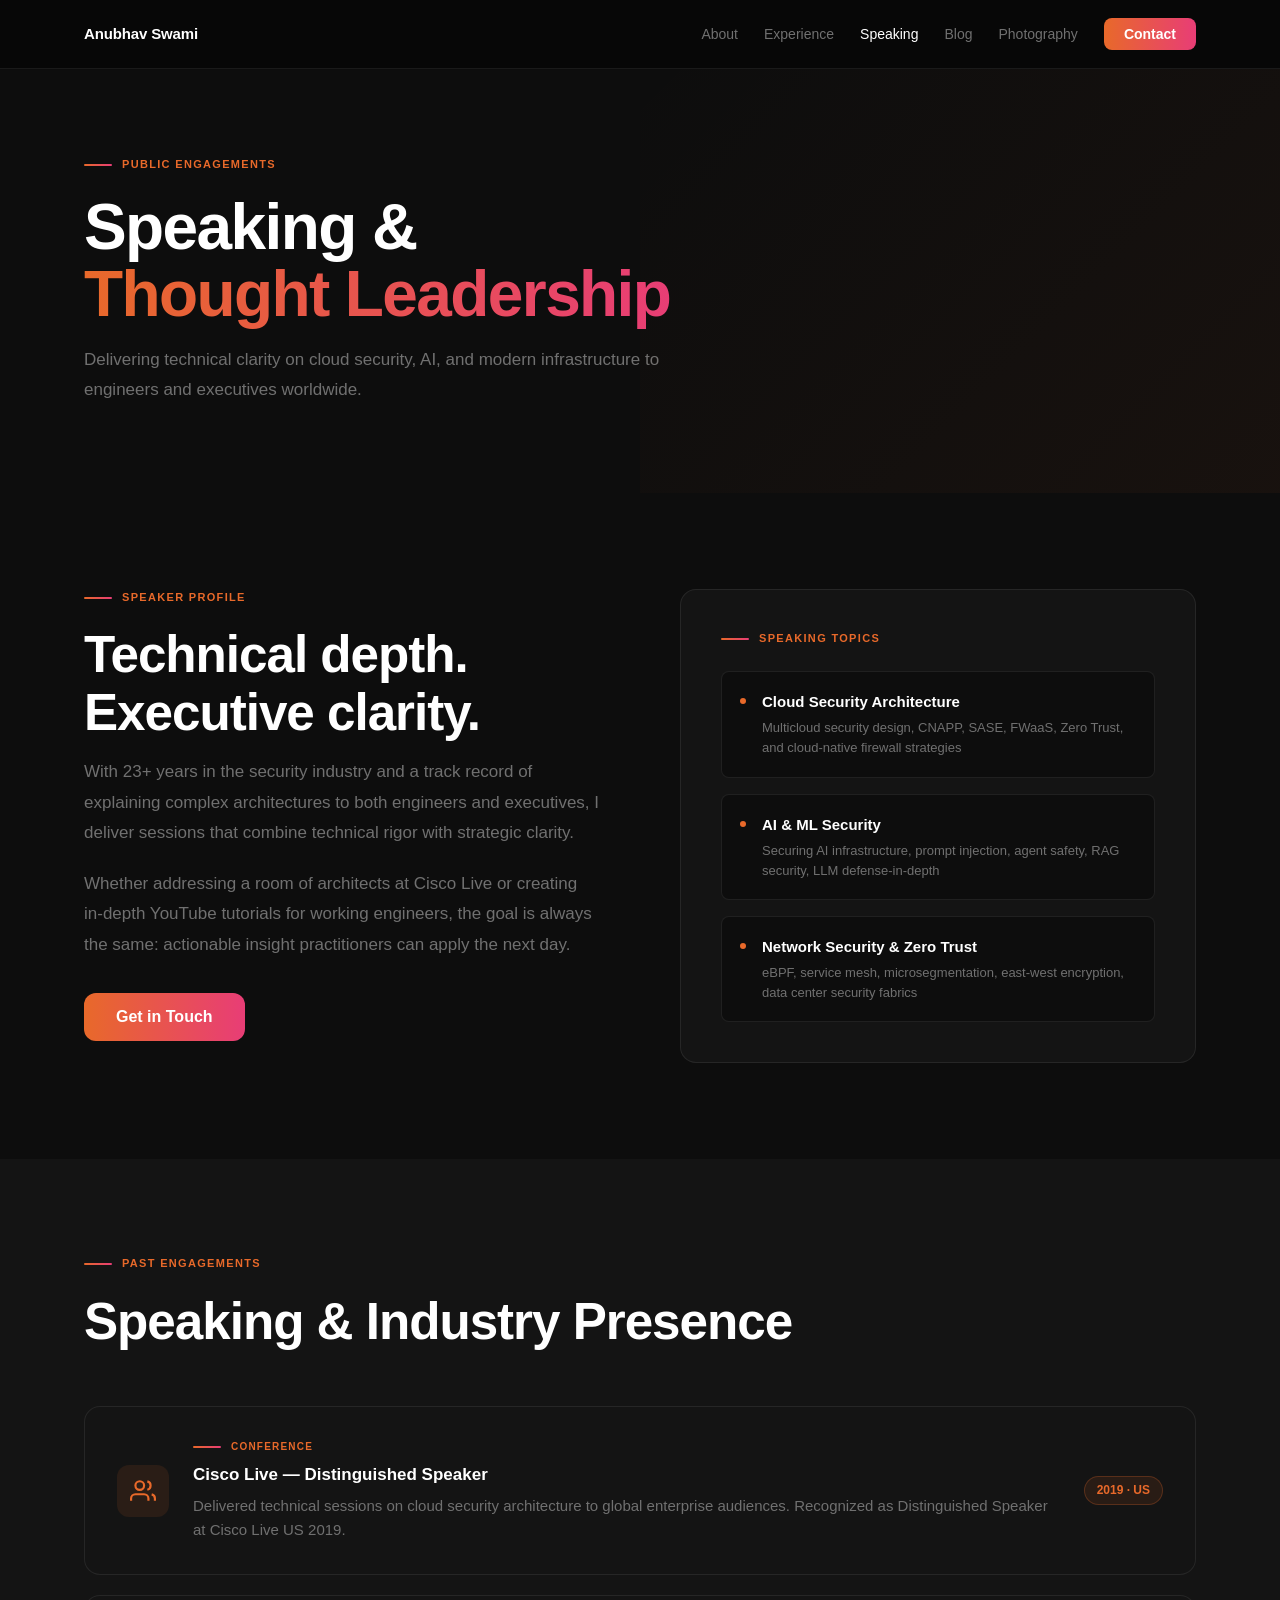
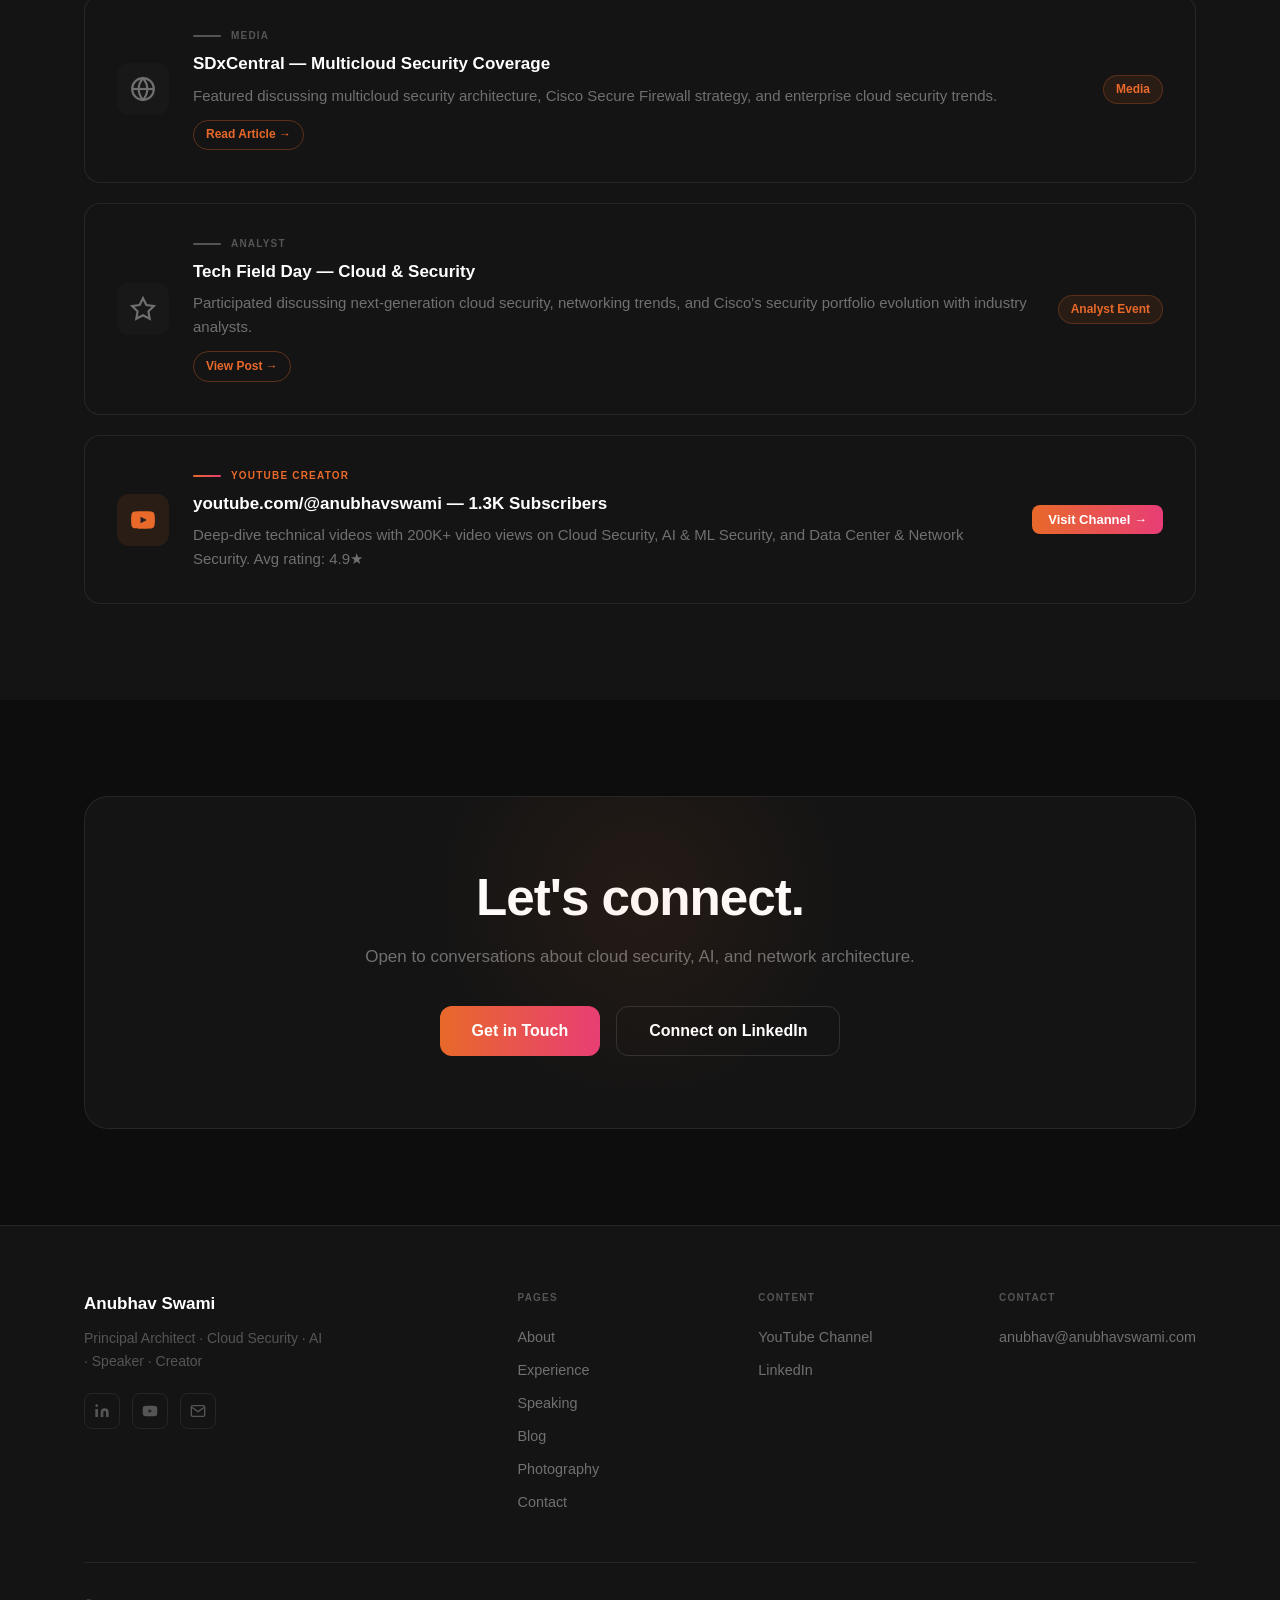
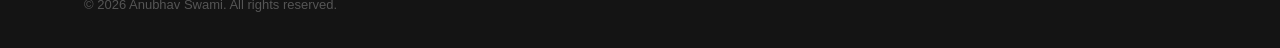
<file: speaking.html>
<!DOCTYPE html>
<html lang="en">
<head>
  <meta charset="UTF-8" />
  <meta http-equiv="X-UA-Compatible" content="IE=edge" />
  <meta name="referrer" content="strict-origin-when-cross-origin" />
  <meta http-equiv="Content-Security-Policy" content="default-src 'self'; style-src 'self' 'unsafe-inline' https://fonts.googleapis.com; font-src https://fonts.gstatic.com; img-src 'self' data: https://www.google-analytics.com; script-src 'self' https://www.googletagmanager.com; base-uri 'self'; form-action 'self'; connect-src 'self' https://www.google-analytics.com https://analytics.google.com; object-src 'none'; upgrade-insecure-requests" /><meta name="viewport" content="width=device-width, initial-scale=1.0" />
  <meta name="description" content="Anubhav Swami — Distinguished Speaker at Cisco Live. Available for keynotes and sessions on cloud security, AI/ML security, Zero Trust, and network architecture." />
  <title>Speaking — Anubhav Swami</title>
  <meta property="og:type" content="website" />
  <meta property="og:url" content="https://anubhavswami.com/speaking.html" />
  <meta property="og:title" content="Speaking — Anubhav Swami" />
  <meta property="og:description" content="Anubhav Swami — Distinguished Speaker at Cisco Live. Available for keynotes and sessions on cloud security, AI/ML security, Zero Trust, and network architecture." />
  <meta property="og:image" content="https://anubhavswami.com/assets/images/anubhav-swami.jpg" />
  <meta name="twitter:card" content="summary_large_image" />
  <meta name="twitter:image" content="https://anubhavswami.com/assets/images/anubhav-swami.jpg" />
    <link rel="preload" href="assets/images/anubhav-swami.jpg" as="image" />
  <link rel="preconnect" href="https://fonts.googleapis.com" /><link rel="preconnect" href="https://fonts.gstatic.com" crossorigin />
  <link href="https://fonts.googleapis.com/css2?family=Inter:wght@400;500;600;700;800;900&display=swap" rel="stylesheet" />
  <link rel="icon" type="image/svg+xml" href="assets/icons/favicon.svg?v=4" /><link rel="stylesheet" href="css/styles.css" />
  <!-- Google Analytics -->
  <script async src="https://www.googletagmanager.com/gtag/js?id=G-XXXXXXXXXX"></script>
</head>
<body>
<header class="site-header">
  <nav class="nav container">
    <a href="index.html" class="nav-brand">Anubhav Swami</a>
    <button class="nav-toggle" aria-label="Toggle navigation"><span></span><span></span><span></span></button>
    <ul class="nav-links">
      <li><a href="about.html">About</a></li>
      <li><a href="experience.html">Experience</a></li>
      <li><a href="speaking.html" class="active">Speaking</a></li>
      <li><a href="blogs.html">Blog</a></li>
      <li><a href="photography.html">Photography</a></li>
      <li><a href="contact.html" class="nav-cta">Contact</a></li>
      
    </ul>
  </nav>
</header>
<section class="page-hero">
  <div class="container">
    <div class="eyebrow">Public Engagements</div>
    <h1 class="h1">Speaking &amp;<br><span class="grad-text">Thought Leadership</span></h1>
    <p class="lead">Delivering technical clarity on cloud security, AI, and modern infrastructure to engineers and executives worldwide.</p>
  </div>
</section>

<section class="section">
  <div class="container">
    <div class="speaking-layout">
      <div class="fade-in">
        <div class="eyebrow">Speaker Profile</div>
        <h2 class="h2 sec-title">Technical depth.<br>Executive clarity.</h2>
        <p style="color:var(--text-gray);font-size:1.0625rem;line-height:1.8;margin-bottom:1.25rem;">With 23+ years in the security industry and a track record of explaining complex architectures to both engineers and executives, I deliver sessions that combine technical rigor with strategic clarity.</p>
        <p style="color:var(--text-gray);font-size:1.0625rem;line-height:1.8;margin-bottom:2rem;">Whether addressing a room of architects at Cisco Live or creating in-depth YouTube tutorials for working engineers, the goal is always the same: actionable insight practitioners can apply the next day.</p>
        <a href="contact.html" class="btn btn-grad btn-lg">Get in Touch</a>
      </div>
      <div class="fade-in">
        <div style="background:var(--bg-card);border:1px solid var(--border);border-radius:var(--r-xl);padding:2.5rem;">
          <div class="eyebrow" style="margin-bottom:1.5rem;">Speaking Topics</div>
          <div style="display:flex;flex-direction:column;gap:1rem;">
            <div style="display:flex;gap:1rem;align-items:flex-start;padding:1.125rem;background:var(--bg);border:1px solid var(--border);border-radius:var(--r-md);">
              <div style="width:6px;height:6px;border-radius:50%;background:var(--ga);flex-shrink:0;margin-top:.5rem;"></div>
              <div><div style="font-weight:700;color:var(--white);font-size:.9375rem;margin-bottom:.25rem;">Cloud Security Architecture</div><div style="color:var(--text-gray);font-size:.8125rem;line-height:1.55;">Multicloud security design, CNAPP, SASE, FWaaS, Zero Trust, and cloud-native firewall strategies</div></div>
            </div>
            <div style="display:flex;gap:1rem;align-items:flex-start;padding:1.125rem;background:var(--bg);border:1px solid var(--border);border-radius:var(--r-md);">
              <div style="width:6px;height:6px;border-radius:50%;background:var(--ga);flex-shrink:0;margin-top:.5rem;"></div>
              <div><div style="font-weight:700;color:var(--white);font-size:.9375rem;margin-bottom:.25rem;">AI &amp; ML Security</div><div style="color:var(--text-gray);font-size:.8125rem;line-height:1.55;">Securing AI infrastructure, prompt injection, agent safety, RAG security, LLM defense-in-depth</div></div>
            </div>
            <div style="display:flex;gap:1rem;align-items:flex-start;padding:1.125rem;background:var(--bg);border:1px solid var(--border);border-radius:var(--r-md);">
              <div style="width:6px;height:6px;border-radius:50%;background:var(--ga);flex-shrink:0;margin-top:.5rem;"></div>
              <div><div style="font-weight:700;color:var(--white);font-size:.9375rem;margin-bottom:.25rem;">Network Security &amp; Zero Trust</div><div style="color:var(--text-gray);font-size:.8125rem;line-height:1.55;">eBPF, service mesh, microsegmentation, east-west encryption, data center security fabrics</div></div>
            </div>
          </div>
        </div>
      </div>
    </div>
  </div>
</section>

<section class="section section-alt">
  <div class="container">
    <div class="sec-header fade-in">
      <div class="eyebrow">Past Engagements</div>
      <h2 class="sec-title h2">Speaking &amp; Industry Presence</h2>
    </div>
    <div style="display:flex;flex-direction:column;gap:1.25rem;" class="fade-in">
      <div class="event-card">
        <div style="width:52px;height:52px;background:rgba(232,105,42,.1);border-radius:var(--r-lg);display:flex;align-items:center;justify-content:center;flex-shrink:0;"><svg viewBox="0 0 24 24" fill="none" stroke="var(--ga)" stroke-width="2" width="26" height="26"><path d="M17 21v-2a4 4 0 0 0-4-4H5a4 4 0 0 0-4 4v2"/><circle cx="9" cy="7" r="4"/><path d="M23 21v-2a4 4 0 0 0-3-3.87"/><path d="M16 3.13a4 4 0 0 1 0 7.75"/></svg></div>
        <div><div class="eyebrow" style="margin-bottom:.375rem;font-size:.625rem;">Conference</div><div style="font-weight:700;color:var(--white);font-size:1.0625rem;margin-bottom:.375rem;">Cisco Live — Distinguished Speaker</div><div style="color:var(--text-gray);font-size:.9375rem;line-height:1.6;">Delivered technical sessions on cloud security architecture to global enterprise audiences. Recognized as Distinguished Speaker at Cisco Live US 2019.</div></div>
        <div style="text-align:right;flex-shrink:0;"><span class="tag tag-orange">2019 · US</span></div>
      </div>
      <div class="event-card">
        <div style="width:52px;height:52px;background:var(--bg-card2);border-radius:var(--r-lg);display:flex;align-items:center;justify-content:center;flex-shrink:0;"><svg viewBox="0 0 24 24" fill="none" stroke="var(--text-gray)" stroke-width="2" width="26" height="26"><circle cx="12" cy="12" r="10"/><line x1="2" y1="12" x2="22" y2="12"/><path d="M12 2a15.3 15.3 0 0 1 4 10 15.3 15.3 0 0 1-4 10 15.3 15.3 0 0 1-4-10 15.3 15.3 0 0 1 4-10z"/></svg></div>
        <div><div class="eyebrow dim" style="margin-bottom:.375rem;font-size:.625rem;">Media</div><div style="font-weight:700;color:var(--white);font-size:1.0625rem;margin-bottom:.375rem;">SDxCentral — Multicloud Security Coverage</div><div style="color:var(--text-gray);font-size:.9375rem;line-height:1.6;">Featured discussing multicloud security architecture, Cisco Secure Firewall strategy, and enterprise cloud security trends.</div><div style="display:flex;gap:.5rem;margin-top:.75rem;"><a href="https://www.sdxcentral.com/news/alkira-ropes-cisco-into-multi-cloud-menagerie/" target="_blank" rel="noopener noreferrer" class="cvd-link">Read Article →</a></div></div>
        <div style="text-align:right;flex-shrink:0;"><span class="tag tag-orange">Media</span></div>
      </div>
      <div class="event-card">
        <div style="width:52px;height:52px;background:var(--bg-card2);border-radius:var(--r-lg);display:flex;align-items:center;justify-content:center;flex-shrink:0;"><svg viewBox="0 0 24 24" fill="none" stroke="var(--text-gray)" stroke-width="2" width="26" height="26"><polygon points="12 2 15.09 8.26 22 9.27 17 14.14 18.18 21.02 12 17.77 5.82 21.02 7 14.14 2 9.27 8.91 8.26 12 2"/></svg></div>
        <div><div class="eyebrow dim" style="margin-bottom:.375rem;font-size:.625rem;">Analyst</div><div style="font-weight:700;color:var(--white);font-size:1.0625rem;margin-bottom:.375rem;">Tech Field Day — Cloud &amp; Security</div><div style="color:var(--text-gray);font-size:.9375rem;line-height:1.6;">Participated discussing next-generation cloud security, networking trends, and Cisco's security portfolio evolution with industry analysts.</div><div style="display:flex;gap:.5rem;margin-top:.75rem;"><a href="https://techfieldday.com/appearance/cisco-presents-at-security-field-day-9/" target="_blank" rel="noopener noreferrer" class="cvd-link">View Post →</a></div></div>
        <div style="text-align:right;flex-shrink:0;"><span class="tag tag-orange">Analyst Event</span></div>
      </div>
      <div class="event-card">
        <div style="width:52px;height:52px;background:rgba(232,105,42,.1);border-radius:var(--r-lg);display:flex;align-items:center;justify-content:center;flex-shrink:0;"><svg viewBox="0 0 24 24" fill="var(--ga)" width="26" height="26"><path d="M22.54 6.42a2.78 2.78 0 0 0-1.95-1.96C18.88 4 12 4 12 4s-6.88 0-8.59.46A2.78 2.78 0 0 0 1.46 6.42 29 29 0 0 0 1 12a29 29 0 0 0 .46 5.58 2.78 2.78 0 0 0 1.95 1.96C5.12 20 12 20 12 20s6.88 0 8.59-.46a2.78 2.78 0 0 0 1.95-1.96A29 29 0 0 0 23 12a29 29 0 0 0-.46-5.58z"/><polygon points="9.75 15.02 15.5 12 9.75 8.98 9.75 15.02" fill="#212121"/></svg></div>
        <div><div class="eyebrow" style="margin-bottom:.375rem;font-size:.625rem;">YouTube Creator</div><div style="font-weight:700;color:var(--white);font-size:1.0625rem;margin-bottom:.375rem;">youtube.com/@anubhavswami — 1.3K Subscribers</div><div style="color:var(--text-gray);font-size:.9375rem;line-height:1.6;">Deep-dive technical videos with 200K+ video views on Cloud Security, AI &amp; ML Security, and Data Center &amp; Network Security. Avg rating: 4.9★</div></div>
        <div style="text-align:right;flex-shrink:0;"><a href="https://youtube.com/@anubhavswami" target="_blank" rel="noopener noreferrer" class="btn btn-grad btn-sm">Visit Channel →</a></div>
      </div>
    </div>
  </div>
</section>

<section class="section">
  <div class="container">
    <div class="cta-block fade-in">
      <h2 class="h2">Let's connect.</h2>
      <p>Open to conversations about cloud security, AI, and network architecture.</p>
      <div class="cta-actions">
        <a href="contact.html" class="btn btn-grad btn-lg">Get in Touch</a>
        <a href="https://linkedin.com/in/anubhavswami" target="_blank" rel="noopener noreferrer" class="btn btn-outline btn-lg">Connect on LinkedIn</a>
      </div>
    </div>
  </div>
</section>
<footer class="site-footer">
  <div class="container">
    <div class="footer-grid">
      <div>
        <div class="footer-brand-name">Anubhav Swami</div>
        <div class="footer-brand-tagline">Principal Architect · Cloud Security · AI · Speaker · Creator</div>
        <div class="footer-socials">
          <a href="https://linkedin.com/in/anubhavswami" target="_blank" rel="noopener noreferrer" aria-label="LinkedIn"><svg viewBox="0 0 24 24" fill="currentColor"><path d="M16 8a6 6 0 0 1 6 6v7h-4v-7a2 2 0 0 0-2-2 2 2 0 0 0-2 2v7h-4v-7a6 6 0 0 1 6-6z"/><rect x="2" y="9" width="4" height="12"/><circle cx="4" cy="4" r="2"/></svg></a>
          <a href="https://youtube.com/@anubhavswami" target="_blank" rel="noopener noreferrer" aria-label="YouTube"><svg viewBox="0 0 24 24" fill="currentColor"><path d="M22.54 6.42a2.78 2.78 0 0 0-1.95-1.96C18.88 4 12 4 12 4s-6.88 0-8.59.46A2.78 2.78 0 0 0 1.46 6.42 29 29 0 0 0 1 12a29 29 0 0 0 .46 5.58 2.78 2.78 0 0 0 1.95 1.96C5.12 20 12 20 12 20s6.88 0 8.59-.46a2.78 2.78 0 0 0 1.95-1.96A29 29 0 0 0 23 12a29 29 0 0 0-.46-5.58z"/><polygon points="9.75 15.02 15.5 12 9.75 8.98 9.75 15.02" fill="#212121"/></svg></a>
          <a href="mailto:anubhav@anubhavswami.com" aria-label="Email"><svg viewBox="0 0 24 24" fill="none" stroke="currentColor" stroke-width="2"><path d="M4 4h16c1.1 0 2 .9 2 2v12c0 1.1-.9 2-2 2H4c-1.1 0-2-.9-2-2V6c0-1.1.9-2 2-2z"/><polyline points="22,6 12,13 2,6"/></svg></a>
        </div>
      </div>
      <div><div class="footer-col-title">Pages</div><nav class="footer-nav"><a href="about.html">About</a><a href="experience.html">Experience</a><a href="speaking.html">Speaking</a><a href="blogs.html">Blog</a><a href="photography.html">Photography</a><a href="contact.html">Contact</a></nav></div>
      <div><div class="footer-col-title">Content</div><nav class="footer-nav"><a href="https://youtube.com/@anubhavswami" target="_blank" rel="noopener noreferrer">YouTube Channel</a><a href="https://linkedin.com/in/anubhavswami" target="_blank" rel="noopener noreferrer">LinkedIn</a></nav></div>
      <div><div class="footer-col-title">Contact</div><nav class="footer-nav"><a href="mailto:anubhav@anubhavswami.com">anubhav@anubhavswami.com</a></nav></div>
    </div>
    <span style="font-size:1px;color:transparent;position:absolute;">Ram</span><div class="footer-bottom">
      <p class="footer-copy">© 2026 Anubhav Swami. All rights reserved.</p>
      
    </div>
  </div>
</footer>
<script src="js/main.js"></script>
</body></html>
</file>
<file: css/styles.css>
/* ============================================================
   ANUBHAV SWAMI — Personal Brand Website
   Dark Edition — Brand kit faithful design
   ============================================================ */

/* ── Variables ─────────────────────────────────────────────── */
:root {
  /* Backgrounds */
  --bg:        #0d0d0d;
  --bg-card:   #141414;
  --bg-card2:  #181818;
  --bg-nav:    rgba(8, 8, 8, 0.95);

  /* Text */
  --white:      #FFFFFF;
  --off-white:  #EAE8E4;
  --text-dim:   #CCCCCC;
  --text-gray:  #707070;
  --text-muted: #555555;

  /* Brand gradient: orange → pink */
  --ga: #E8692A;
  --gb: #E83D76;
  --grad:     linear-gradient(90deg,  var(--ga), var(--gb));
  --grad-135: linear-gradient(135deg, var(--ga), var(--gb));

  /* Borders */
  --border:       rgba(255, 255, 255, 0.08);
  --border-md:    rgba(255, 255, 255, 0.12);
  --border-hover: rgba(255, 255, 255, 0.18);

  /* Font */
  --font: 'Inter', -apple-system, BlinkMacSystemFont, 'Segoe UI', sans-serif;

  /* Radius */
  --r-sm:   4px;
  --r-md:   8px;
  --r-lg:   12px;
  --r-xl:   16px;
  --r-2xl:  24px;
  --r-full: 9999px;

  /* Layout */
  --nav-h: 68px;
  --max-w: 1160px;

  /* Ease */
  --ease: cubic-bezier(.4, 0, .2, 1);
  --dur:  180ms;
}

/* ── Reset ─────────────────────────────────────────────────── */
*, *::before, *::after { box-sizing: border-box; margin: 0; padding: 0; }
html  { scroll-behavior: smooth; font-size: 16px; -webkit-text-size-adjust: 100%; }
body  {
  font-family: var(--font);
  background: var(--bg);
  color: var(--white);
  line-height: 1.6;
  -webkit-font-smoothing: antialiased;
}
img   { display: block; max-width: 100%; }
a     { color: inherit; text-decoration: none; }
ul    { list-style: none; }
button { font-family: inherit; cursor: pointer; border: none; background: none; }
input, textarea, select { font-family: inherit; }

/* ── Layout ─────────────────────────────────────────────────── */
.container { max-width: var(--max-w); margin: 0 auto; padding: 0 1.5rem; }
.section    { padding: 6rem 0; }
.section-alt { background: var(--bg-card); }

/* ── Gradient text ──────────────────────────────────────────── */
.grad-text {
  background: var(--grad);
  -webkit-background-clip: text;
  -webkit-text-fill-color: transparent;
  background-clip: text;
}

/* ── Typography ─────────────────────────────────────────────── */
.display { font-size: clamp(3.25rem, 6.5vw, 5.5rem); font-weight: 800; letter-spacing: -.03em;  line-height: 1.0; }
.h1      { font-size: clamp(2.5rem,  5vw,   4rem);   font-weight: 800; letter-spacing: -.025em; line-height: 1.06; }
.h2      { font-size: clamp(2rem,    4vw,   3.25rem); font-weight: 700; letter-spacing: -.02em;  line-height: 1.12; }
.h3      { font-size: 1.375rem; font-weight: 700; letter-spacing: -.01em; line-height: 1.3; }
.lead    { font-size: 1.0625rem; line-height: 1.75; color: var(--text-gray); }
.overline{ font-size: .6875rem; font-weight: 700; letter-spacing: .12em; text-transform: uppercase; }

/* ── Eyebrow ────────────────────────────────────────────────── */
.eyebrow {
  display: flex; align-items: center; gap: .625rem;
  font-size: .6875rem; font-weight: 700; letter-spacing: .12em;
  text-transform: uppercase; color: var(--ga);
  margin-bottom: 1.25rem;
}
.eyebrow::before {
  content: '';
  display: inline-block; flex-shrink: 0;
  width: 1.75rem; height: 2px;
  background: var(--grad); border-radius: 1px;
}
.eyebrow.centered { justify-content: center; }
.eyebrow.dim { color: var(--text-muted); }
.eyebrow.dim::before { background: var(--text-muted); }

/* ── Brand Mark (two overlapping squares) ───────────────────── */
.brand-mark {
  position: relative;
  width: 52px; height: 52px;
  flex-shrink: 0;
}
.brand-mark::before {
  content: '';
  position: absolute; top: 0; left: 0;
  width: 36px; height: 36px;
  background: var(--grad-135);
  border-radius: 5px;
}
.brand-mark::after {
  content: '';
  position: absolute; bottom: 0; right: 0;
  width: 30px; height: 30px;
  border: 1.5px solid rgba(232, 61, 118, .55);
  border-radius: 4px;
}
/* Small version for cards */
.brand-mark-sm {
  position: relative; width: 28px; height: 28px; flex-shrink: 0;
}
.brand-mark-sm::before {
  content: ''; position: absolute; top: 0; left: 0;
  width: 20px; height: 20px;
  background: var(--grad-135); border-radius: 3px;
}
.brand-mark-sm::after {
  content: ''; position: absolute; bottom: 0; right: 0;
  width: 16px; height: 16px;
  border: 1px solid rgba(232, 61, 118, .5); border-radius: 2px;
}

/* ── Dot-separator row ──────────────────────────────────────── */
.dot-row {
  display: flex; flex-wrap: wrap; align-items: center; gap: .5rem;
  font-size: .6875rem; font-weight: 700; letter-spacing: .1em;
  text-transform: uppercase; color: var(--text-muted);
}
.dot-row .sep { color: var(--text-muted); font-size: .5rem; }

/* ── Buttons ────────────────────────────────────────────────── */
.btn {
  display: inline-flex; align-items: center; gap: .5rem;
  padding: .75rem 1.625rem; border-radius: var(--r-md);
  font-weight: 700; font-size: .9375rem; line-height: 1;
  transition: all var(--dur) var(--ease);
}
.btn-grad {
  background: var(--grad); color: var(--white);
}
.btn-grad:hover { opacity: .88; transform: translateY(-1px); box-shadow: 0 8px 24px rgba(232,105,42,.35); }

.btn-outline {
  background: transparent; color: var(--white);
  border: 1px solid var(--border-md);
}
.btn-outline:hover { border-color: var(--border-hover); background: rgba(255,255,255,.04); }

.btn-card {
  background: var(--bg-card2); color: var(--white);
  border: 1px solid var(--border);
}
.btn-card:hover { border-color: var(--border-hover); }

.btn-lg { padding: 1rem 2rem; font-size: 1rem; border-radius: var(--r-lg); }
.btn-sm { padding: .5rem 1rem; font-size: .8125rem; }

/* ── Tags ────────────────────────────────────────────────────── */
.tag {
  display: inline-flex; align-items: center;
  padding: .25rem .75rem; border-radius: var(--r-full);
  font-size: .75rem; font-weight: 600;
  border: 1px solid var(--border); color: var(--text-gray);
}
.tag-orange {
  background: rgba(232,105,42,.1); border-color: rgba(232,105,42,.25);
  color: var(--ga);
}

/* ── ─────────────── NAVIGATION ────────────────────────────── */
.site-header {
  position: fixed; top: 0; left: 0; right: 0; z-index: 200;
  background: var(--bg-nav);
  backdrop-filter: blur(16px);
  -webkit-backdrop-filter: blur(16px);
  border-bottom: 1px solid var(--border);
}
body { padding-top: var(--nav-h); }
.nav {
  display: flex; align-items: center; justify-content: space-between;
  height: var(--nav-h);
}
.nav-brand {
  font-size: .9375rem; font-weight: 800;
  color: var(--white); letter-spacing: -.01em; white-space: nowrap;
}
.nav-brand .accent {
  display: inline-block; width: 5px; height: 5px;
  background: var(--grad); border-radius: 50%;
  margin-left: 3px; vertical-align: middle;
}
.nav-links { display: flex; align-items: center; gap: .125rem; }
.nav-links a {
  padding: .5rem .75rem; font-size: .875rem; font-weight: 500;
  color: var(--text-gray); border-radius: var(--r-md);
  transition: color var(--dur) var(--ease);
}
.nav-links a:hover, .nav-links a.active { color: var(--white); }
.nav-cta {
  margin-left: .75rem !important;
  padding: .5rem 1.25rem !important;
  background: var(--grad) !important;
  color: var(--white) !important;
  border-radius: var(--r-md) !important;
  font-weight: 700 !important;
}
.nav-cta:hover { opacity: .88 !important; }
.nav-toggle {
  display: none; flex-direction: column; gap: 5px;
  padding: .5rem; width: 36px;
}
.nav-toggle span {
  display: block; height: 2px; background: var(--white);
  border-radius: 2px; transition: all .3s var(--ease);
}
.nav-toggle.open span:nth-child(1) { transform: translateY(7px) rotate(45deg); }
.nav-toggle.open span:nth-child(2) { opacity: 0; transform: scaleX(0); }
.nav-toggle.open span:nth-child(3) { transform: translateY(-7px) rotate(-45deg); }

/* ── ─────────────── HERO ───────────────────────────────────── */
.hero {
  min-height: calc(100vh - var(--nav-h));
  display: flex; align-items: center;
  padding: 4.5rem 0;
  position: relative; overflow: hidden;
}
/* Subtle right gradient glow */
.hero::after {
  content: ''; pointer-events: none;
  position: absolute; right: 0; top: 0; bottom: 0; width: 45%;
  background: linear-gradient(135deg, transparent 20%, rgba(232,105,42,.05) 60%, rgba(232,61,118,.08) 100%);
}

/* Meta bar at top of hero */
.hero-meta {
  display: flex; justify-content: space-between; align-items: center;
  margin-bottom: 3.5rem;
  font-size: .6875rem; font-weight: 700; letter-spacing: .1em;
  text-transform: uppercase; color: var(--text-muted);
}

.hero-grid {
  display: grid; grid-template-columns: 1fr 420px;
  gap: 4rem; align-items: center;
}
.hero-mark    { margin-bottom: 1.75rem; }
.hero-title   { color: var(--white); margin-bottom: .75rem; }
.hero-name    {
  font-size: clamp(1.625rem, 3.25vw, 2.5rem);
  font-weight: 800; color: var(--white); letter-spacing: -.015em;
  margin-bottom: 1.75rem;
}
.hero-desc {
  color: var(--text-gray); font-size: 1.0625rem; line-height: 1.8;
  margin-bottom: 2.25rem; max-width: 480px;
}
.hero-actions { display: flex; flex-wrap: wrap; gap: 1rem; margin-bottom: 2.5rem; }
.hero-dots    { margin-bottom: 2rem; }
.hero-socials {
  display: flex; gap: 1.75rem; align-items: center; flex-wrap: wrap;
}
.hero-socials a {
  display: flex; align-items: center; gap: .4rem;
  font-size: .75rem; font-weight: 700; letter-spacing: .06em;
  text-transform: uppercase; color: var(--text-muted);
  transition: color var(--dur) var(--ease);
}
.hero-socials a:hover { color: var(--ga); }
.hero-socials svg { width: 16px; height: 16px; }

/* Hero visual */
.hero-visual {
  position: relative; display: flex;
  justify-content: center; align-items: center;
}
.hero-photo-glow {
  position: absolute; inset: -24px;
  border-radius: 50%;
  background: var(--grad-135);
  opacity: .15; filter: blur(48px);
}
.hero-photo {
  width: 380px; height: 380px;
  border-radius: 50%; object-fit: cover; object-position: center top;
  border: 3px solid transparent;
  background:
    linear-gradient(var(--bg), var(--bg)) padding-box,
    var(--grad-135) border-box;
  position: relative; z-index: 1;
}

.hero-chip {
  position: absolute; bottom: 14px; right: -14px; z-index: 10;
  background: var(--bg-card2); border: 1px solid var(--border-hover);
  border-radius: var(--r-lg); padding: .875rem 1.125rem;
}
.hero-chip-label {
  font-size: .6rem; font-weight: 700; letter-spacing: .1em;
  text-transform: uppercase; color: var(--ga); margin-bottom: .25rem;
}
.hero-chip-value { font-size: .9375rem; font-weight: 800; color: var(--white); }
.hero-chip-sub   { font-size: .6875rem; color: var(--text-gray); margin-top: .125rem; }

/* ── ─────────────── STATS BAR ──────────────────────────────── */
.stats-bar {
  padding: 2.75rem 0;
  border-top: 1px solid var(--border);
  border-bottom: 1px solid var(--border);
}
.stats-grid {
  display: grid; grid-template-columns: repeat(6, 1fr);
}
.stat-item {
  text-align: center; padding: 0 1rem;
  position: relative;
}
.stat-item + .stat-item::before {
  content: ''; position: absolute;
  left: 0; top: 15%; bottom: 15%;
  width: 1px; background: var(--border);
}
.stat-number {
  font-size: 1.875rem; font-weight: 800; letter-spacing: -.03em;
  line-height: 1; margin-bottom: .4rem;
  background: var(--grad);
  -webkit-background-clip: text;
  -webkit-text-fill-color: transparent;
  background-clip: text;
}
.stat-label { font-size: .75rem; color: var(--text-gray); font-weight: 500; white-space: nowrap; }

/* ── ─────────────── SECTION HEADER ─────────────────────────── */
.sec-header           { margin-bottom: 3.5rem; }
.sec-header.centered  { text-align: center; }
.sec-header.centered .eyebrow { justify-content: center; }
.sec-title { color: var(--white); margin-bottom: 1rem; }
.sec-desc  { color: var(--text-gray); font-size: 1.0625rem; line-height: 1.7; max-width: 560px; }
.sec-header.centered .sec-desc { margin: 0 auto; }

/* ── ─────────────── PILLAR CARDS ───────────────────────────── */
.pillar-grid { display: grid; grid-template-columns: repeat(3, 1fr); gap: 1px; background: var(--border); border-radius: var(--r-xl); overflow: hidden; }
.pillar-card {
  background: var(--bg-card);
  padding: 2.25rem;
  transition: background var(--dur) var(--ease);
  position: relative; overflow: hidden;
}
.pillar-card::after {
  content: ''; position: absolute;
  top: 0; left: 0; right: 0; height: 2px;
  background: var(--grad);
  transform: scaleX(0); transform-origin: left;
  transition: transform .35s var(--ease);
}
.pillar-card:hover { background: var(--bg-card2); }
.pillar-card:hover::after { transform: scaleX(1); }
.pillar-top {
  display: flex; justify-content: space-between;
  align-items: flex-start; margin-bottom: 2rem;
}
.pillar-num {
  font-size: .625rem; font-weight: 700; letter-spacing: .08em;
  text-transform: uppercase; color: var(--text-muted);
}
.pillar-card h3 { color: var(--white); margin-bottom: .75rem; }
.pillar-card p  { color: var(--text-gray); font-size: .9375rem; line-height: 1.65; }

/* ── ─────────────── ABOUT ──────────────────────────────────── */
.about-grid {
  display: grid; grid-template-columns: 1fr 1fr;
  gap: 5rem; align-items: center;
}
.about-photo-wrap { position: relative; }
.about-photo {
  width: 100%; aspect-ratio: 1;
  border-radius: var(--r-xl); object-fit: cover;
  object-position: center top;
  border: 3px solid transparent;
  background:
    linear-gradient(var(--bg), var(--bg)) padding-box,
    var(--grad-135) border-box;
}
.about-glow {
  position: absolute; inset: 0; border-radius: var(--r-xl);
  background: var(--grad-135); opacity: .08; pointer-events: none;
}
.about-chip {
  position: absolute; bottom: -1.25rem; left: 1.5rem;
  background: var(--bg-card2); border: 1px solid var(--border-hover);
  border-radius: var(--r-lg); padding: 1rem 1.5rem;
}
.about-chip-label {
  font-size: .6rem; font-weight: 700; letter-spacing: .1em;
  text-transform: uppercase; color: var(--ga); margin-bottom: .25rem;
}
.about-chip-value { font-size: 1.0625rem; font-weight: 800; color: var(--white); }
.about-content p  { color: var(--text-gray); font-size: 1.0625rem; line-height: 1.8; margin-bottom: 1.25rem; }
.about-tags { display: flex; flex-wrap: wrap; gap: .5rem; margin: 1.75rem 0; }

/* ── ─────────────── YOUTUBE BLOCK ──────────────────────────── */
.yt-block {
  background: var(--bg-card);
  border: 1px solid var(--border);
  border-radius: var(--r-2xl);
  padding: 3.5rem;
  display: grid; grid-template-columns: 1fr 1fr;
  gap: 3.5rem; align-items: center;
  position: relative; overflow: hidden;
}
.yt-block::before {
  content: ''; pointer-events: none;
  position: absolute; right: -120px; top: -120px;
  width: 360px; height: 360px; border-radius: 50%;
  background: radial-gradient(circle, rgba(232,105,42,.1) 0%, transparent 65%);
}
.yt-title { color: var(--white); margin-bottom: 1rem; }
.yt-desc  { color: var(--text-gray); font-size: 1.0625rem; line-height: 1.75; margin-bottom: 2rem; }
.yt-stats { display: flex; gap: 2.5rem; margin-bottom: 2.25rem; }
.yt-stat-num {
  font-size: 2rem; font-weight: 800; letter-spacing: -.025em; line-height: 1;
  background: var(--grad);
  -webkit-background-clip: text;
  -webkit-text-fill-color: transparent;
  background-clip: text;
}
.yt-stat-label { font-size: .8125rem; color: var(--text-gray); margin-top: .25rem; }
/* Right panel */
.yt-panel {
  background: var(--bg); border: 1px solid var(--border);
  border-radius: var(--r-lg); padding: 1.75rem;
}
.yt-panel-label {
  font-size: .6875rem; font-weight: 700; letter-spacing: .1em;
  text-transform: uppercase; color: var(--text-muted); margin-bottom: 1.5rem;
}
.yt-pillars { display: flex; flex-direction: column; gap: .875rem; }
.yt-pillar {
  display: flex; align-items: flex-start; gap: 1rem;
  padding: 1rem 1.125rem;
  border: 1px solid var(--border); border-radius: var(--r-md);
  transition: all var(--dur) var(--ease);
}
.yt-pillar:hover { border-color: rgba(232,105,42,.35); background: rgba(232,105,42,.04); }
.yt-pillar-num   { font-size: .625rem; font-weight: 700; color: var(--ga); margin-top: .125rem; flex-shrink: 0; }
.yt-pillar-title { font-size: .9375rem; font-weight: 700; color: var(--white); margin-bottom: .25rem; }
.yt-pillar-desc  { font-size: .8125rem; color: var(--text-gray); line-height: 1.5; }

/* ── ─────────────── SPEAKING CARDS ─────────────────────────── */
.speaking-card {
  background: var(--bg-card);
  border: 1px solid var(--border);
  border-radius: var(--r-lg); padding: 2rem;
  display: flex; gap: 1.5rem;
  transition: border-color var(--dur) var(--ease);
}
.speaking-card:hover { border-color: var(--border-hover); }
.speaking-icon {
  width: 44px; height: 44px; flex-shrink: 0;
  background: rgba(232,105,42,.1); border-radius: var(--r-md);
  display: flex; align-items: center; justify-content: center;
  color: var(--ga);
}
.speaking-icon svg { width: 22px; height: 22px; }
.speaking-card h3  { color: var(--white); font-size: 1.0625rem; margin-bottom: .375rem; }
.speaking-card p   { color: var(--text-gray); font-size: .9375rem; line-height: 1.65; }

/* ── ─────────────── BLOG CARDS ─────────────────────────────── */
.blog-card {
  background: var(--bg-card);
  border: 1px solid var(--border);
  border-radius: var(--r-lg); padding: 2rem;
  display: flex; flex-direction: column;
  transition: border-color var(--dur) var(--ease);
}
.blog-card:hover { border-color: var(--border-hover); }
.blog-card h3 { color: var(--white); font-size: 1.0625rem; margin-bottom: .75rem; flex: 1; }
.blog-card p  { color: var(--text-gray); font-size: .9375rem; line-height: 1.65; margin-bottom: 1.5rem; }
.blog-card-meta {
  display: flex; align-items: center; justify-content: space-between;
  border-top: 1px solid var(--border); padding-top: 1rem; margin-top: auto;
}
.blog-card-date { font-size: .8125rem; color: var(--text-muted); font-weight: 500; }
.blog-card-link {
  font-size: .875rem; font-weight: 700; color: var(--ga);
  display: flex; align-items: center; gap: .25rem;
  transition: gap var(--dur) var(--ease);
}
.blog-card:hover .blog-card-link { gap: .5rem; }

/* ── ─────────────── TIMELINE ───────────────────────────────── */
.timeline { position: relative; padding-left: 2rem; }
.timeline::before {
  content: ''; position: absolute;
  left: 0; top: 8px; bottom: 0;
  width: 1px; background: var(--border);
}
.tl-item { position: relative; padding-bottom: 3rem; }
.tl-item:last-child { padding-bottom: 0; }
.tl-dot {
  position: absolute; left: -2.3125rem; top: 5px;
  width: 12px; height: 12px; border-radius: 50%;
  background: var(--bg-card2); border: 2px solid var(--text-muted);
}
.tl-dot.current {
  background: var(--grad-135); border: none;
  box-shadow: 0 0 12px rgba(232,105,42,.45);
}
.tl-period {
  font-size: .6875rem; font-weight: 700; color: var(--ga);
  letter-spacing: .08em; text-transform: uppercase; margin-bottom: .5rem;
}
.tl-period.current {
  background: var(--grad);
  -webkit-background-clip: text;
  -webkit-text-fill-color: transparent;
  background-clip: text;
}
.tl-title   { font-size: 1.125rem; font-weight: 700; color: var(--white); margin-bottom: .25rem; }
.tl-company { font-size: .9375rem; color: var(--text-gray); font-weight: 600; margin-bottom: 1rem; }
.tl-desc { color: var(--text-gray); font-size: .9375rem; line-height: 1.7; }
.tl-desc li { padding-left: 1.25rem; position: relative; margin-bottom: .375rem; }
.tl-desc li::before {
  content: ''; position: absolute;
  left: 0; top: .625rem;
  width: 4px; height: 4px; border-radius: 50%; background: var(--ga);
}

/* ── ─────────────── PHOTOGRAPHY ────────────────────────────── */
.photo-grid { display: grid; grid-template-columns: repeat(3, 1fr); gap: 1rem; }
.photo-item { border-radius: var(--r-lg); overflow: hidden; min-height: 260px; position: relative; }
.photo-item.tall { grid-row: span 2; min-height: 536px; }
.photo-item.wide { grid-column: span 2; }
.photo-item:hover .photo-overlay { opacity: 1; }
.photo-overlay {
  position: absolute; inset: 0;
  background: rgba(0,0,0,.5);
  display: flex; align-items: flex-end;
  padding: 1.25rem; opacity: 0;
  transition: opacity var(--dur) var(--ease);
}
.photo-overlay span { color: var(--white); font-size: .8125rem; font-weight: 600; }

/* ── ─────────────── CONTACT ────────────────────────────────── */
.contact-grid { display: grid; grid-template-columns: 1fr 1.25fr; gap: 5rem; align-items: start; }
.contact-info p { color: var(--text-gray); font-size: 1.0625rem; line-height: 1.8; margin-bottom: 2rem; }
.contact-detail { display: flex; flex-direction: column; gap: .875rem; }
.c-item {
  display: flex; align-items: center; gap: 1rem;
  padding: 1rem 1.25rem;
  border: 1px solid var(--border); border-radius: var(--r-lg);
  transition: all var(--dur) var(--ease);
}
.c-item:hover { border-color: rgba(232,105,42,.4); background: rgba(232,105,42,.04); }
.c-icon {
  width: 40px; height: 40px; flex-shrink: 0;
  background: rgba(232,105,42,.1); border-radius: var(--r-md);
  display: flex; align-items: center; justify-content: center;
  color: var(--ga);
}
.c-icon svg { width: 20px; height: 20px; }
.c-label { font-size: .6rem; font-weight: 700; letter-spacing: .08em; text-transform: uppercase; color: var(--text-muted); }
.c-value { font-size: .9375rem; font-weight: 600; color: var(--white); }
.contact-form { display: flex; flex-direction: column; gap: 1.25rem; }
.form-row { display: grid; grid-template-columns: 1fr 1fr; gap: 1rem; }
.form-group { display: flex; flex-direction: column; gap: .5rem; }
.form-group label { font-size: .8125rem; font-weight: 700; color: var(--text-dim); letter-spacing: .02em; }
.form-group input, .form-group textarea, .form-group select {
  padding: .75rem 1rem;
  background: var(--bg-card); border: 1px solid var(--border);
  border-radius: var(--r-md); font-size: .9375rem;
  color: var(--white); outline: none;
  transition: border-color var(--dur) var(--ease);
  -webkit-appearance: none;
}
.form-group input::placeholder, .form-group textarea::placeholder { color: var(--text-muted); }
.form-group select option { background: var(--bg-card); }
.form-group input:focus, .form-group textarea:focus, .form-group select:focus {
  border-color: rgba(232,105,42,.5);
  box-shadow: 0 0 0 3px rgba(232,105,42,.1);
}
.form-group textarea { min-height: 140px; resize: vertical; }

/* ── ─────────────── CTA BLOCK ──────────────────────────────── */
.cta-block {
  background: var(--bg-card);
  border: 1px solid var(--border);
  border-radius: var(--r-2xl);
  padding: 4.5rem; text-align: center;
  position: relative; overflow: hidden;
}
.cta-block::before {
  content: ''; pointer-events: none;
  position: absolute; width: 500px; height: 500px; border-radius: 50%;
  background: radial-gradient(circle, rgba(232,105,42,.08) 0%, transparent 60%);
  top: -150px; left: 50%; transform: translateX(-50%);
}
.cta-block h2 { color: var(--white); margin-bottom: 1rem; }
.cta-block p  { color: var(--text-gray); font-size: 1.0625rem; margin-bottom: 2.25rem; }
.cta-actions  { display: flex; justify-content: center; gap: 1rem; flex-wrap: wrap; }

/* ── ─────────────── PAGE HERO (inner) ──────────────────────── */
.page-hero { padding: 5.5rem 0; position: relative; overflow: hidden; }
.page-hero::after {
  content: ''; pointer-events: none;
  position: absolute; right: 0; top: 0; bottom: 0; width: 50%;
  background: linear-gradient(135deg, transparent, rgba(232,105,42,.05));
}
.page-hero h1   { color: var(--white); margin-bottom: 1rem; }
.page-hero .lead { color: var(--text-gray); max-width: 600px; margin-top: 1rem; }

/* ── ─────────────── FOOTER ─────────────────────────────────── */
.site-footer {
  background: var(--bg-card);
  border-top: 1px solid var(--border);
  padding: 4rem 0 2rem;
}
.footer-grid {
  display: grid; grid-template-columns: 2fr 1fr 1fr 1fr;
  gap: 3rem; margin-bottom: 3rem;
}
.footer-brand-name    { font-size: 1.0625rem; font-weight: 800; color: var(--white); margin-bottom: .625rem; }
.footer-brand-tagline { color: var(--text-muted); font-size: .875rem; line-height: 1.65; max-width: 240px; }
.footer-socials { display: flex; gap: .75rem; margin-top: 1.25rem; }
.footer-socials a {
  width: 36px; height: 36px; border-radius: var(--r-md);
  border: 1px solid var(--border);
  display: flex; align-items: center; justify-content: center;
  color: var(--text-muted); transition: all var(--dur) var(--ease);
}
.footer-socials a:hover { border-color: var(--ga); color: var(--ga); }
.footer-socials svg { width: 16px; height: 16px; }
.footer-col-title {
  font-size: .625rem; font-weight: 700; letter-spacing: .12em;
  text-transform: uppercase; color: var(--text-muted); margin-bottom: 1.25rem;
}
.footer-nav { display: flex; flex-direction: column; gap: .625rem; }
.footer-nav a { color: var(--text-gray); font-size: .9rem; transition: color var(--dur) var(--ease); }
.footer-nav a:hover { color: var(--white); }
.footer-bottom {
  border-top: 1px solid var(--border); padding-top: 2rem;
  display: flex; justify-content: space-between; align-items: center; gap: 1rem;
}
.footer-copy  { color: var(--text-muted); font-size: .8125rem; }
.footer-legal { display: flex; gap: 1.5rem; }
.footer-legal a { color: var(--text-muted); font-size: .8125rem; transition: color var(--dur) var(--ease); }
.footer-legal a:hover { color: var(--text-gray); }

/* ── ─────────────── SOCIAL FOLLOW CARDS ────────────────────── */
.social-follow-card {
  display: flex; align-items: center; gap: 1.25rem;
  padding: 1.5rem;
  background: var(--bg-card); border: 1px solid var(--border);
  border-radius: var(--r-xl);
  transition: border-color var(--dur) var(--ease);
}
.social-follow-card:hover { border-color: rgba(232,105,42,.4); }

/* ── ─────────────── CVD / PILL LINKS ───────────────────────── */
.cvd-link {
  display: inline-flex; align-items: center;
  padding: .3rem .75rem; border-radius: var(--r-full);
  font-size: .75rem; font-weight: 700;
  border: 1px solid rgba(232,105,42,.35);
  color: var(--ga); text-decoration: none;
  transition: all var(--dur) var(--ease);
}
.cvd-link:hover { background: rgba(232,105,42,.1); border-color: var(--ga); }

/* ── ─────────────── UTILITIES ──────────────────────────────── */
.cols-2 { display: grid; grid-template-columns: repeat(2,1fr); gap: 1.5rem; }
.cols-3 { display: grid; grid-template-columns: repeat(3,1fr); gap: 1.5rem; }
.divider { border: none; border-top: 1px solid var(--border); }

/* ── ─────────────── ANIMATIONS ─────────────────────────────── */
.fade-in {
  opacity: 0; transform: translateY(18px);
  transition: opacity .65s var(--ease), transform .65s var(--ease);
}
.fade-in.visible { opacity: 1; transform: translateY(0); }

/* ── ─────────────── RESPONSIVE ─────────────────────────────── */
@media (max-width: 1024px) {
  .hero-grid { grid-template-columns: 1fr 360px; gap: 3rem; }
  .hero-photo { width: 320px; height: 320px; }
  .stats-grid { grid-template-columns: repeat(3, 1fr); }
  .footer-grid { grid-template-columns: 1fr 1fr; gap: 2rem; }
  .yt-block { grid-template-columns: 1fr; }
  .yt-block::before { display: none; }
}

@media (max-width: 768px) {
  .hero { padding: 3rem 0; min-height: auto; }
  .hero-grid { grid-template-columns: 1fr; text-align: center; gap: 2.5rem; }
  .hero-visual { order: -1; }
  .hero-photo { width: 240px; height: 240px; }
  .hero-chip { display: none; }
  .hero-desc { max-width: 100%; }
  .hero-actions { justify-content: center; }
  .hero-socials { justify-content: center; }
  .hero-dots,.hero-mark,.eyebrow { justify-content: center; }
  .hero-meta { display: none; }
  .about-grid { grid-template-columns: 1fr; }
  .about-photo-wrap { display: none; }
  .pillar-grid { grid-template-columns: 1fr; background: transparent; gap: 1rem; border-radius: 0; }
  .pillar-card { border-radius: var(--r-lg); border: 1px solid var(--border); }
  .cols-3 { grid-template-columns: 1fr; }
  .cols-2 { grid-template-columns: 1fr; }
  .stats-grid { grid-template-columns: repeat(2, 1fr); }
  .stat-item + .stat-item::before { display: none; }
  .contact-grid { grid-template-columns: 1fr; }
  .form-row { grid-template-columns: 1fr; }
  .photo-grid { grid-template-columns: 1fr 1fr; }
  .photo-item.wide { grid-column: span 1; }
  .photo-item.tall { grid-row: span 1; min-height: 200px; }
  .photo-item { min-height: 180px; }
  .footer-grid { grid-template-columns: 1fr; gap: 2rem; }
  .footer-bottom { flex-direction: column; text-align: center; }
  .footer-legal { justify-content: center; }
  .nav-links {
    display: none;
    position: fixed;
    top: var(--nav-h); left: 0; right: 0; bottom: 0;
    background: #191919;
    flex-direction: column;
    z-index: 10000;
    list-style: none;
    padding: 0;
    margin: 0;
  }
  .nav-links.open { display: flex; }
  .nav-links li {
    flex: 1;
    display: flex;
    border-bottom: 1px solid rgba(255,255,255,.07);
  }
  .nav-links li:last-child { border-bottom: none; flex: none; padding: 1rem 1.5rem; }
  .nav-links a {
    display: flex !important;
    align-items: center !important;
    justify-content: center !important;
    width: 100% !important;
    font-size: 1.1875rem !important;
    font-weight: 500 !important;
    color: #cccccc !important;
    letter-spacing: -.01em !important;
    transition: background .12s, color .12s !important;
    padding: 0 !important;
    margin: 0 !important;
  }
  .nav-links a:active,
  .nav-links a:hover { background: rgba(255,255,255,.05) !important; color: #ffffff !important; }
  .nav-links a.active { color: #E8692A !important; font-weight: 600 !important; }
  .nav-cta {
    background: linear-gradient(90deg,#E8692A,#E83D76) !important;
    color: #ffffff !important;
    font-weight: 700 !important;
    font-size: 1rem !important;
    padding: .75rem 1.5rem !important;
    border-radius: 10px !important;
    width: 100% !important;
  }
  .nav-toggle { display: flex; }

  /* ── About bio grid ── */
  .about-bio-grid { grid-template-columns: 1fr !important; gap: 2rem !important; }
  .about-bio-grid > div:first-child { position: static !important; }
  .cta-block { padding: 3rem 1.75rem; }
  .yt-block { padding: 2.5rem 1.75rem; }
  .page-hero { padding: 3.5rem 0; }
  .section { padding: 4rem 0; }
}

@media (max-width: 480px) {
  .stats-grid { grid-template-columns: repeat(2, 1fr); gap: 1.5rem 0; }
  .photo-grid { grid-template-columns: 1fr; }
  .photo-item.tall { grid-row: span 1; min-height: 220px; }
}

.about-bio-grid { display: grid; grid-template-columns: 300px 1fr; gap: 4rem; align-items: start; }

/* ── ─────────────── LAYOUT HELPERS ─────────────────────────── */
.exp-layout {
  display: grid; grid-template-columns: 280px 1fr;
  gap: 4rem; align-items: start;
}
.speaking-layout {
  display: grid; grid-template-columns: 1fr 1fr;
  gap: 5rem; align-items: start;
}
.event-card-grid {
  display: grid; grid-template-columns: auto 1fr auto;
  gap: 1.5rem; align-items: center;
}
.event-card {
  background: var(--bg-card); border: 1px solid var(--border);
  border-radius: var(--r-xl); padding: 2rem;
  display: grid; grid-template-columns: auto 1fr auto;
  gap: 1.5rem; align-items: center;
}
.ph-gallery {
  display: grid; grid-template-columns: repeat(3, 1fr); gap: 1rem;
}

@media (max-width: 1024px) {
  .exp-layout { grid-template-columns: 240px 1fr; gap: 3rem; }
  .speaking-layout { gap: 3rem; }
  .ph-gallery { grid-template-columns: 1fr 1fr; gap: .75rem; }
  .ph-gallery div { height: 200px; }
}

@media (max-width: 768px) {
  .exp-layout { grid-template-columns: 1fr; }
  .speaking-layout { grid-template-columns: 1fr; }
  .event-card-grid { grid-template-columns: 1fr; }
  .event-card { grid-template-columns: auto 1fr; }
  .event-card > *:last-child { grid-column: 1 / -1; }
  .ph-gallery { grid-template-columns: 1fr 1fr; gap: .5rem; }
  .ph-gallery div { height: 180px; }
}

@media (max-width: 480px) {
  .ph-gallery { grid-template-columns: 1fr; gap: .5rem; }
  .ph-gallery div { height: 240px; }
  .page-hero { padding: 2.5rem 0; }
}
</file>
